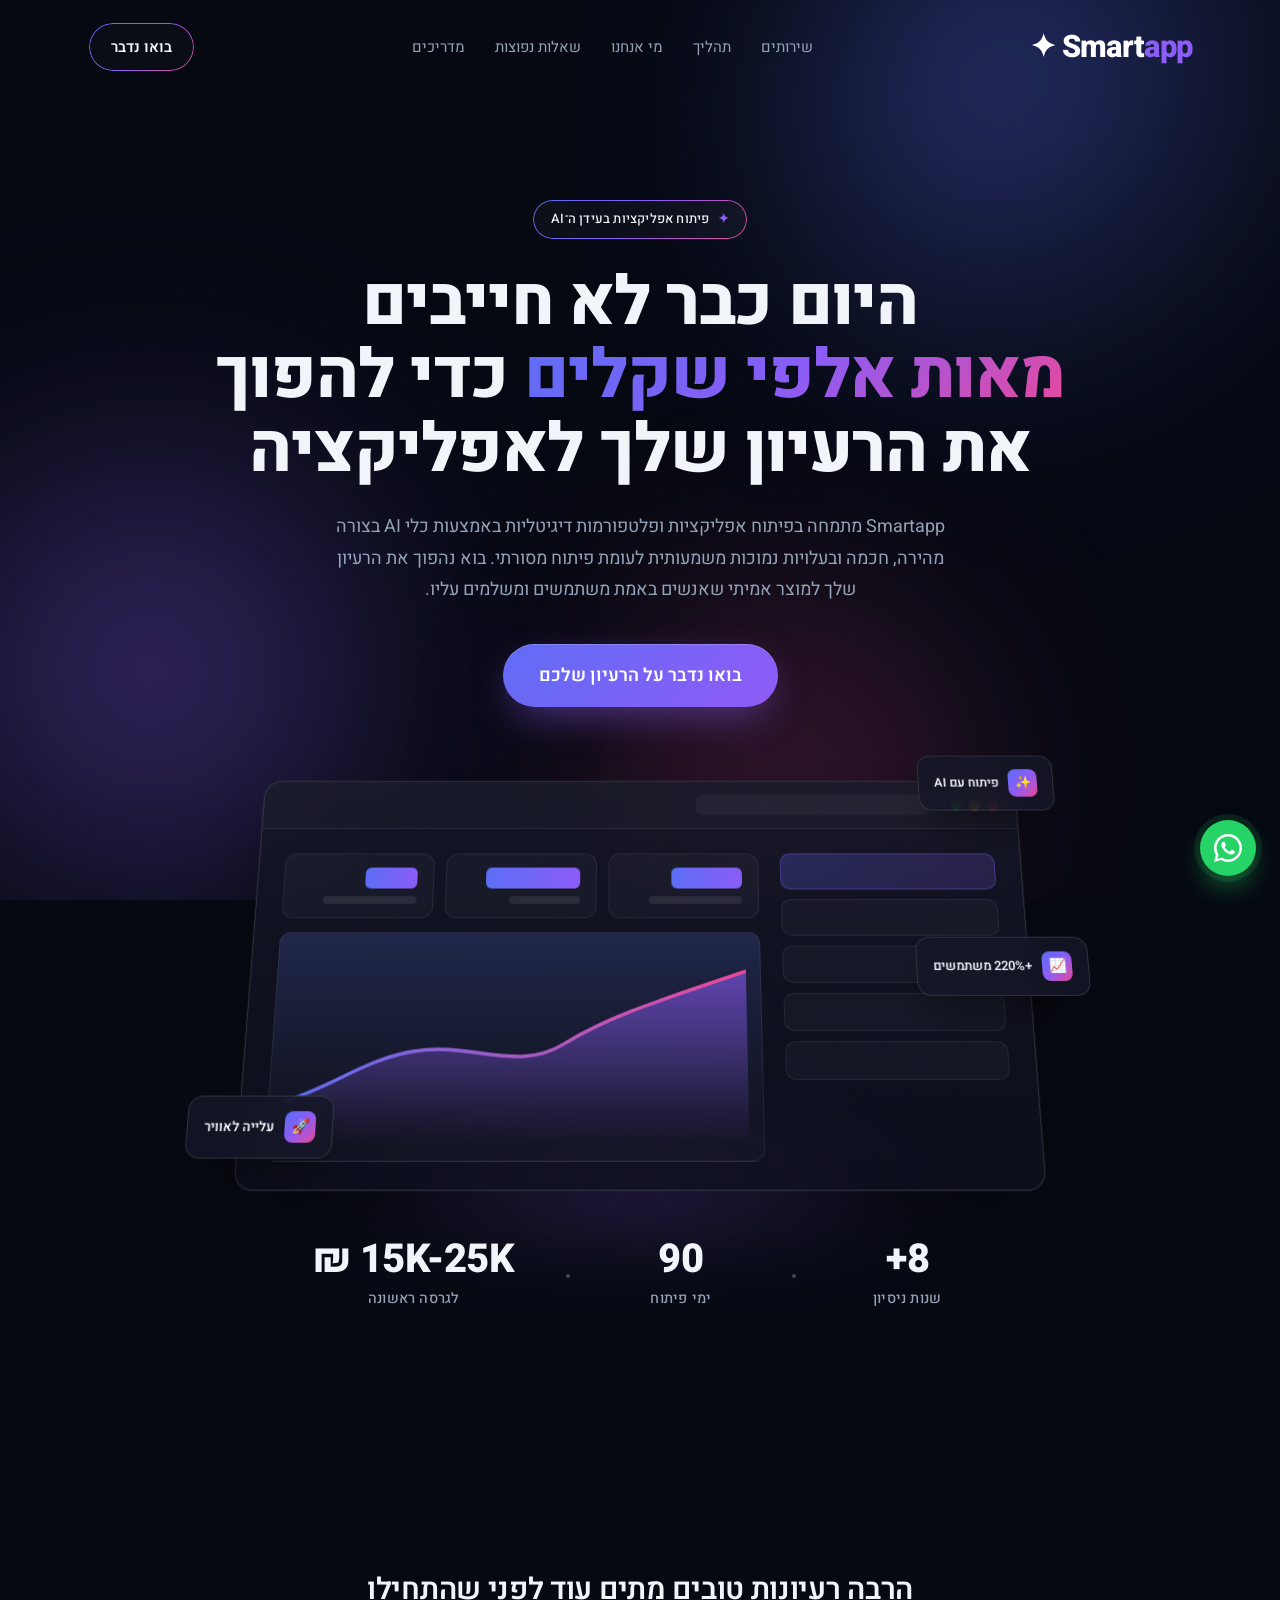
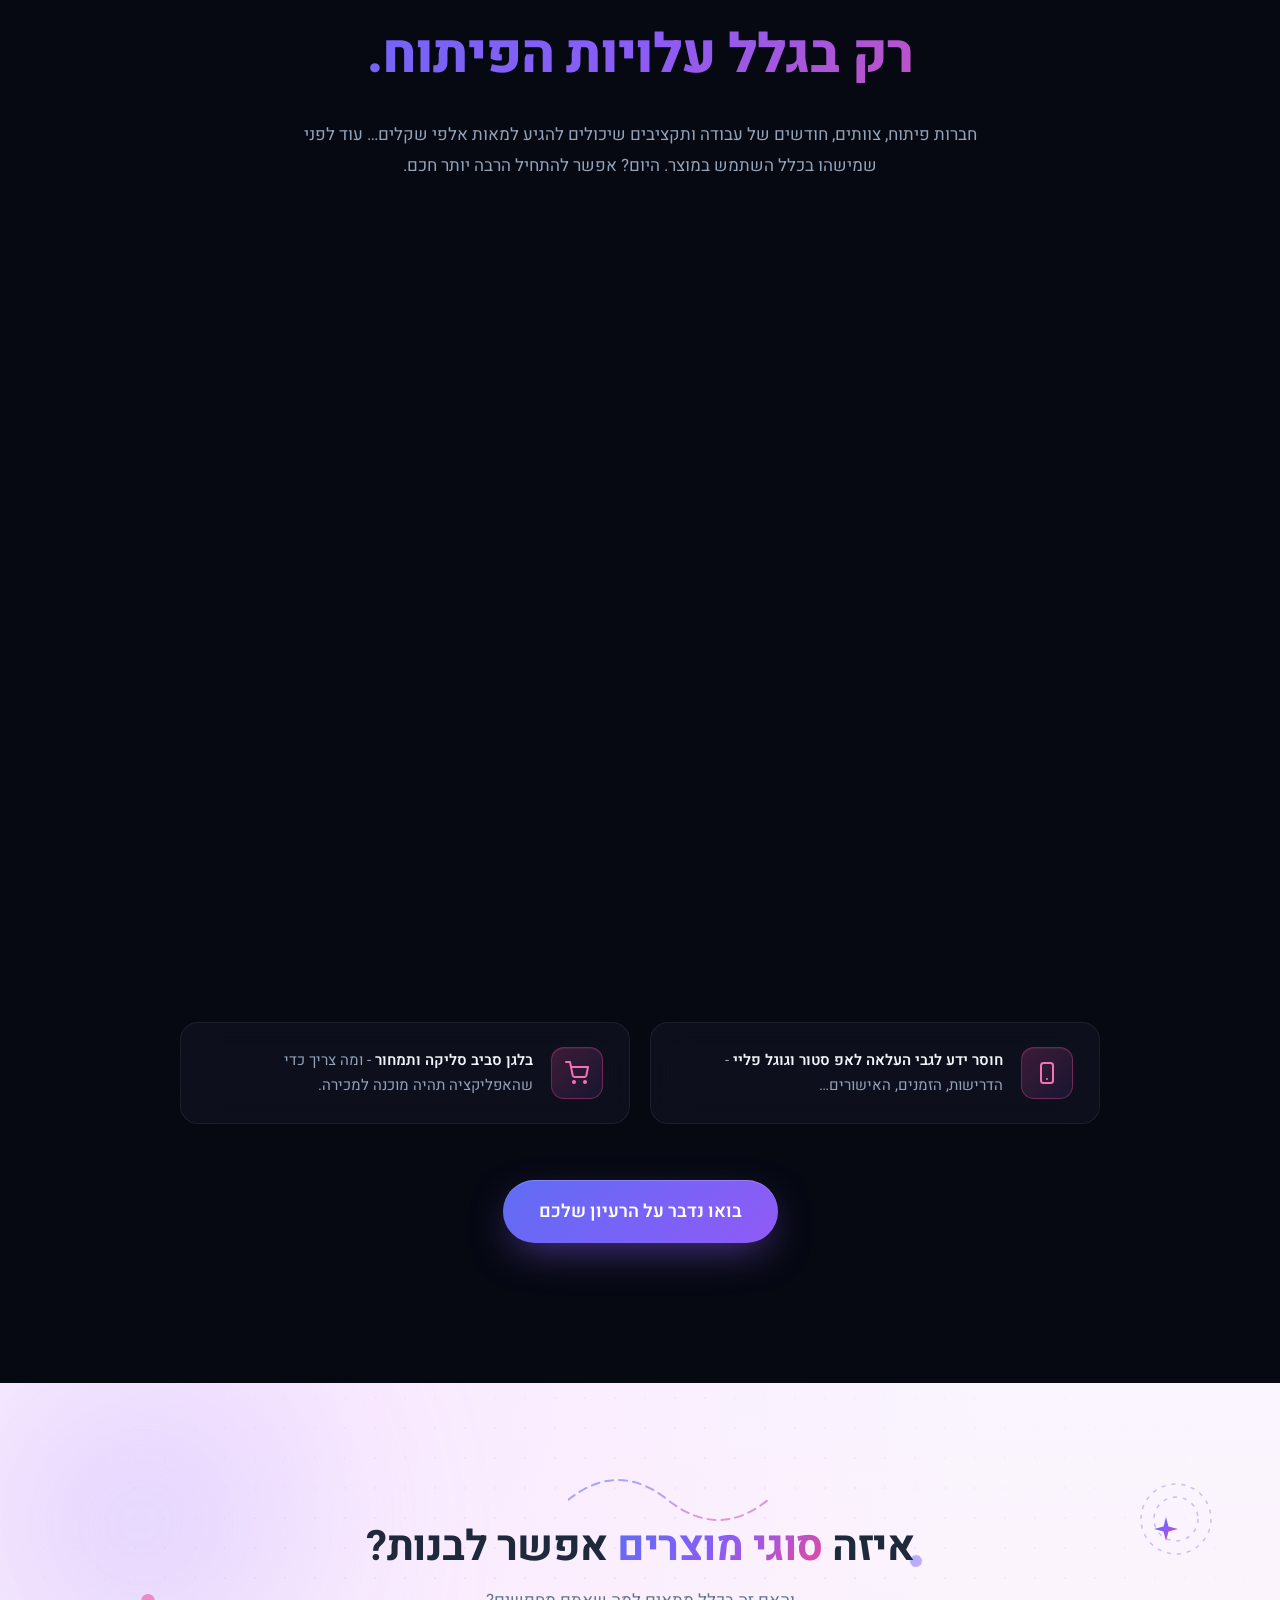
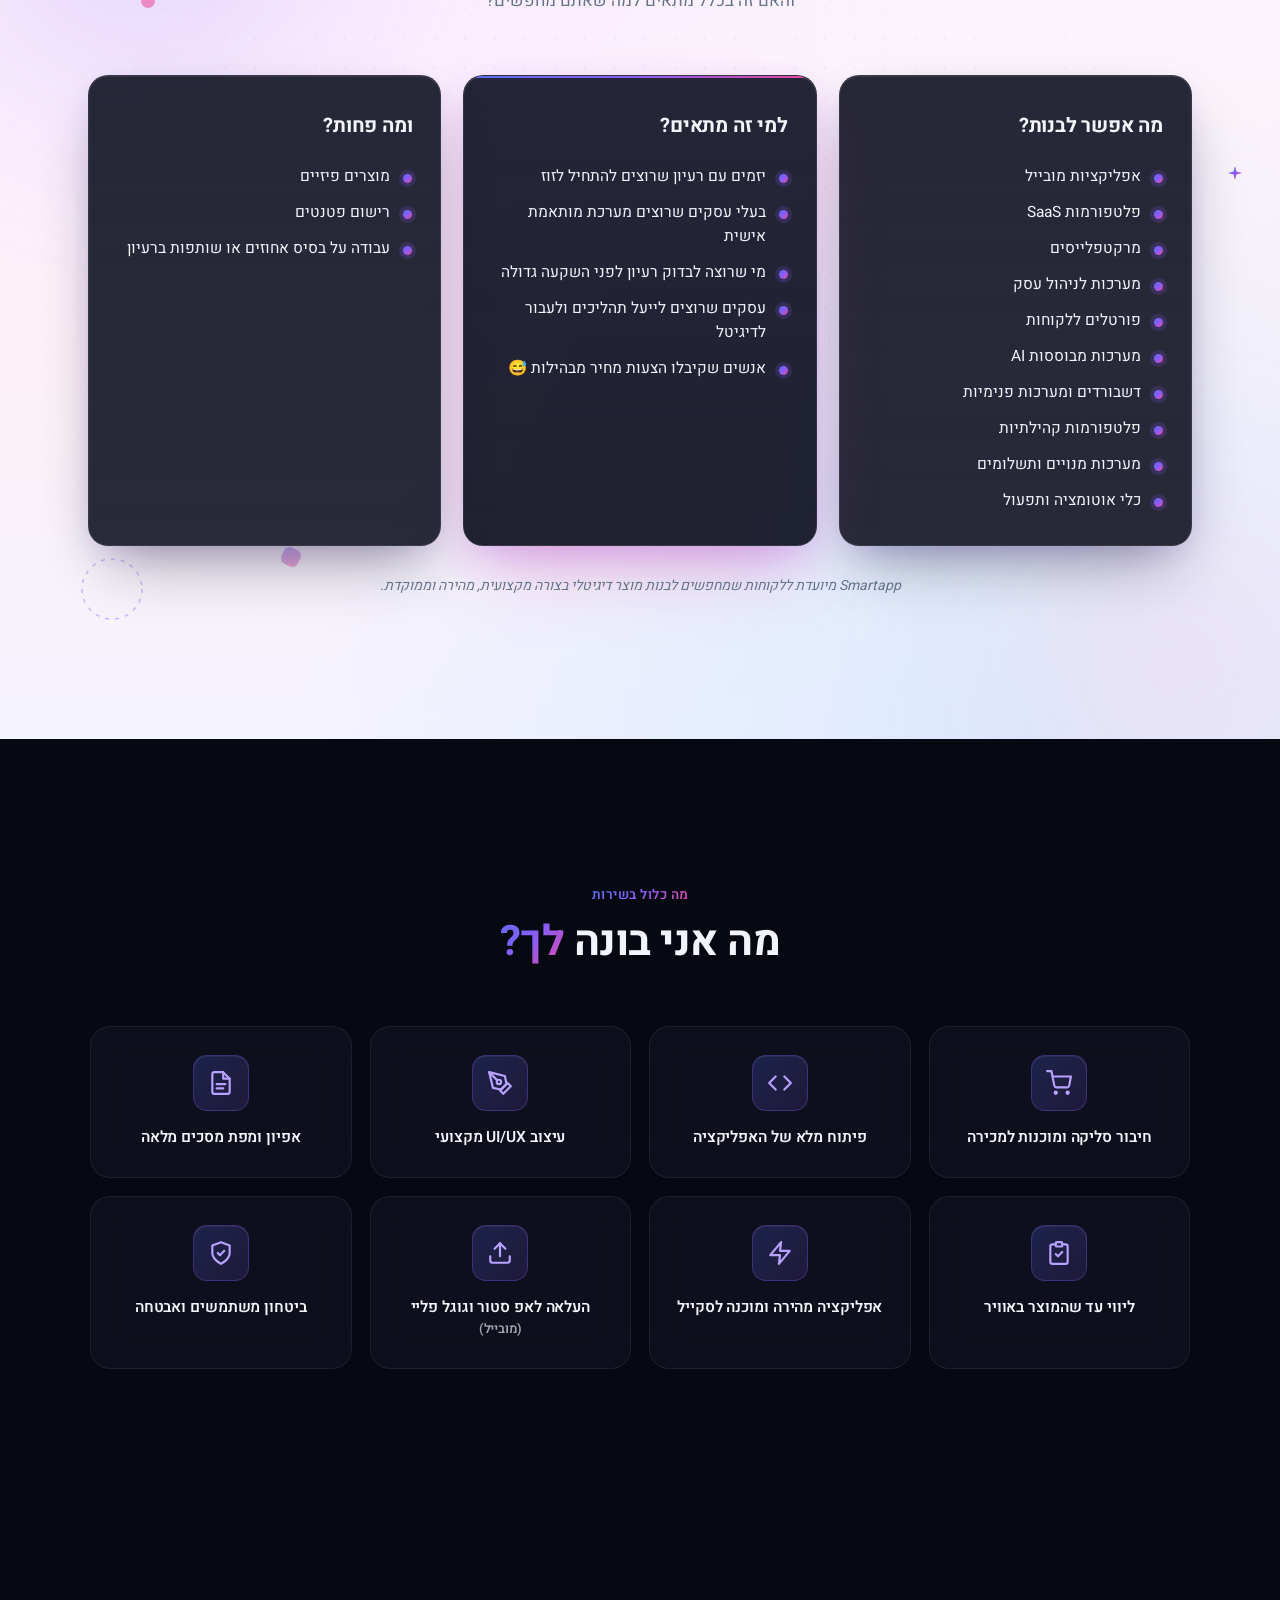
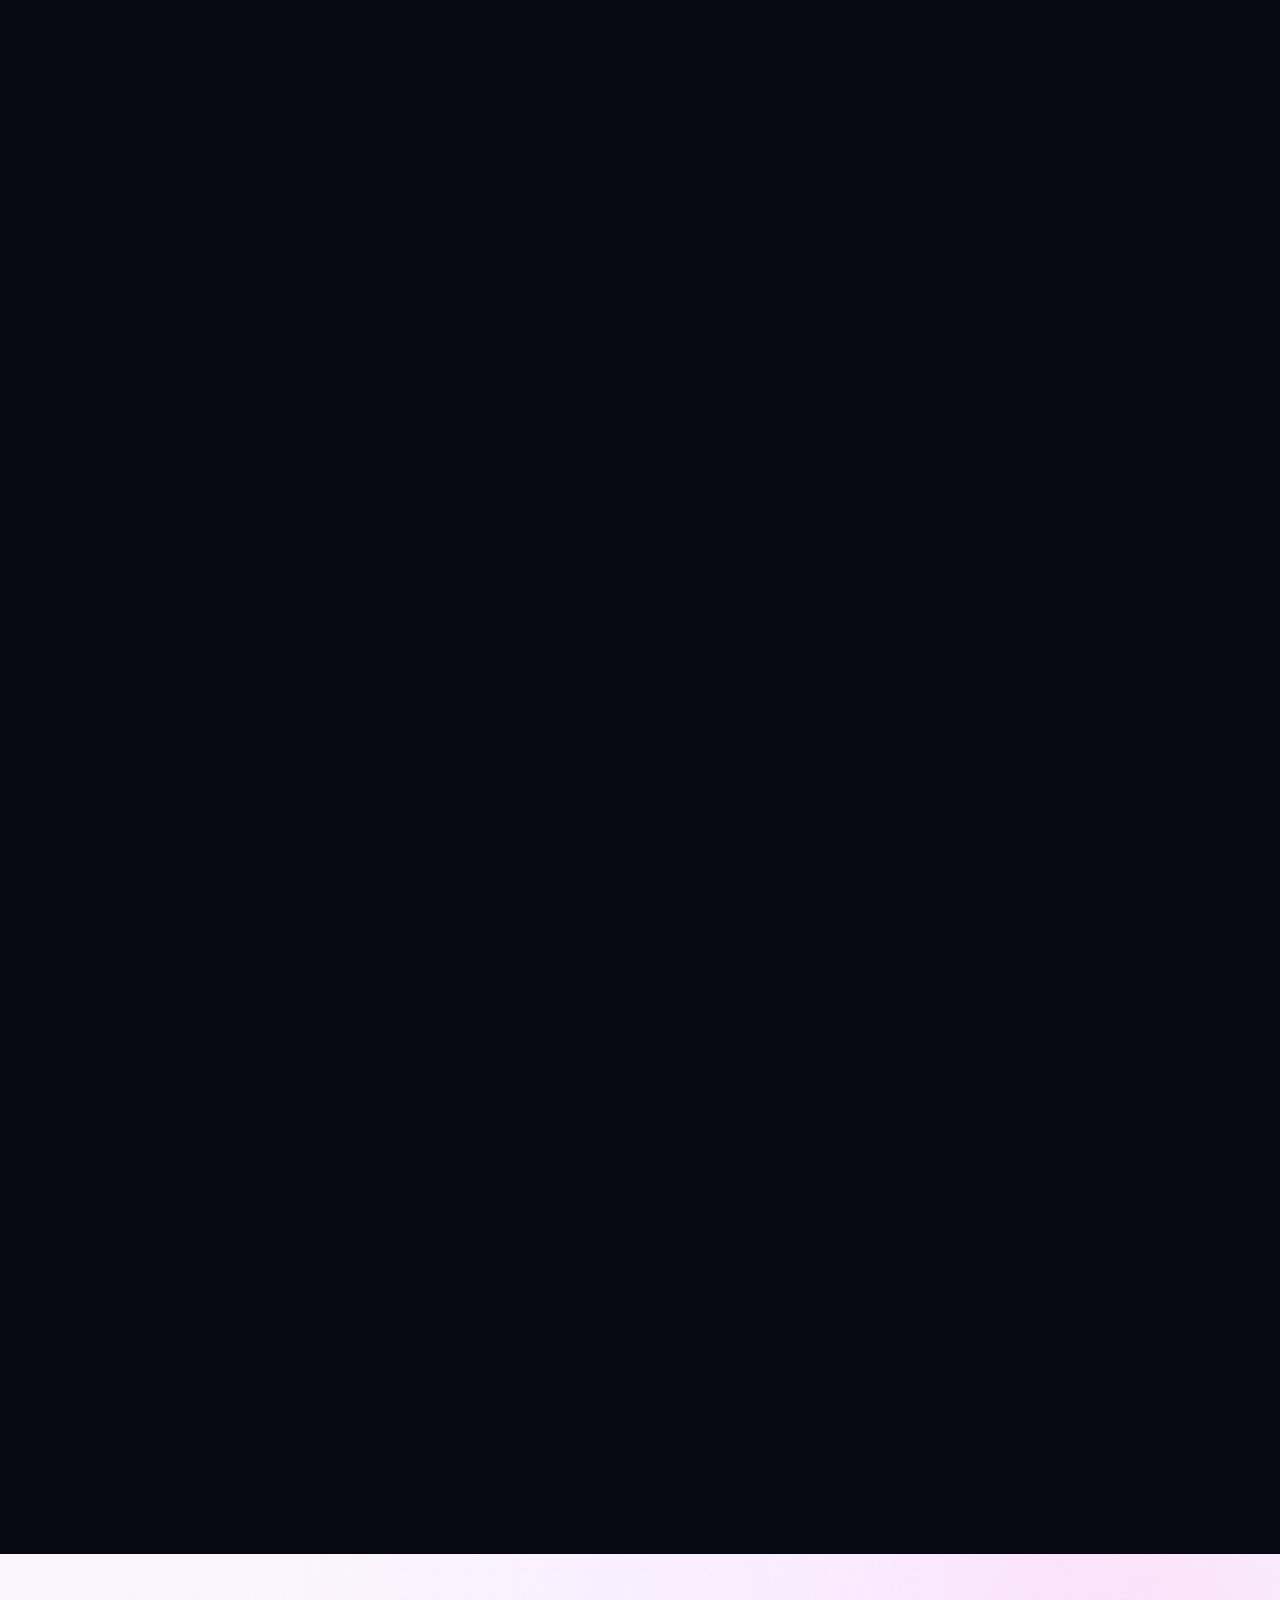
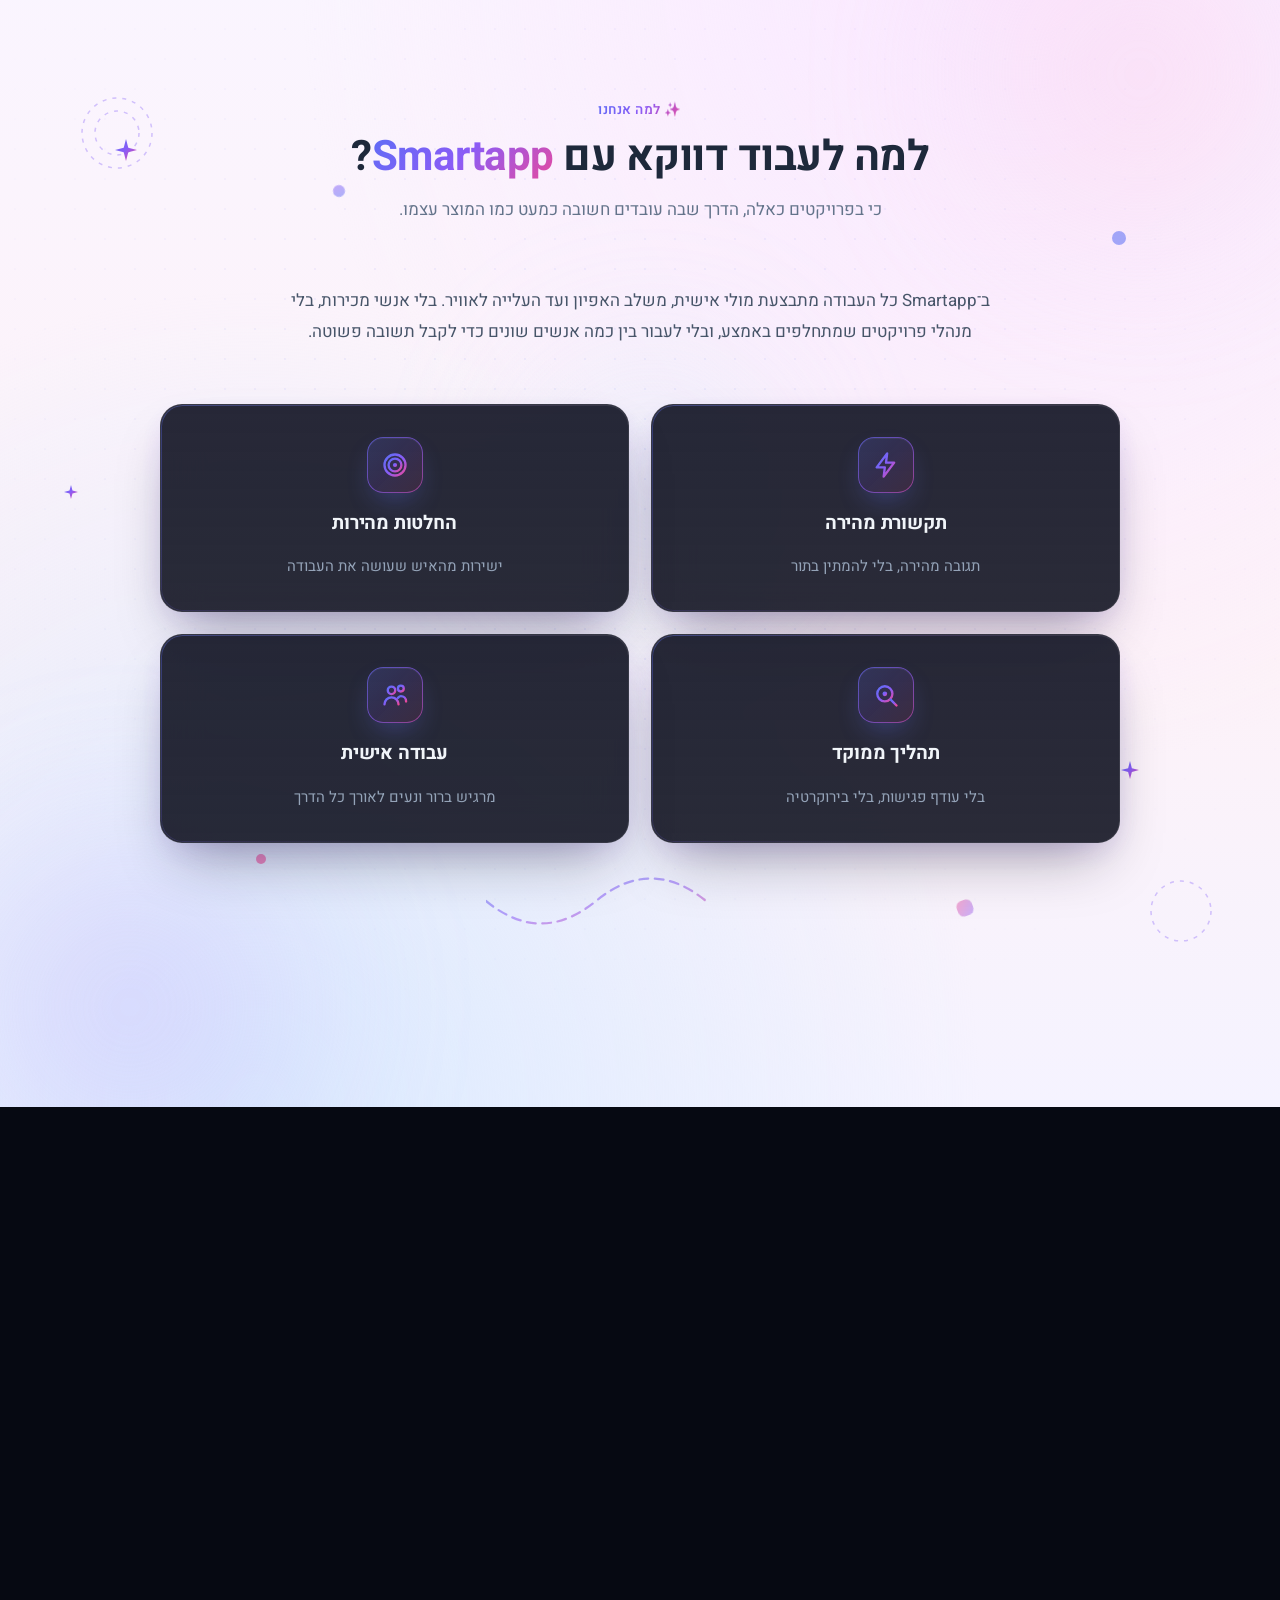
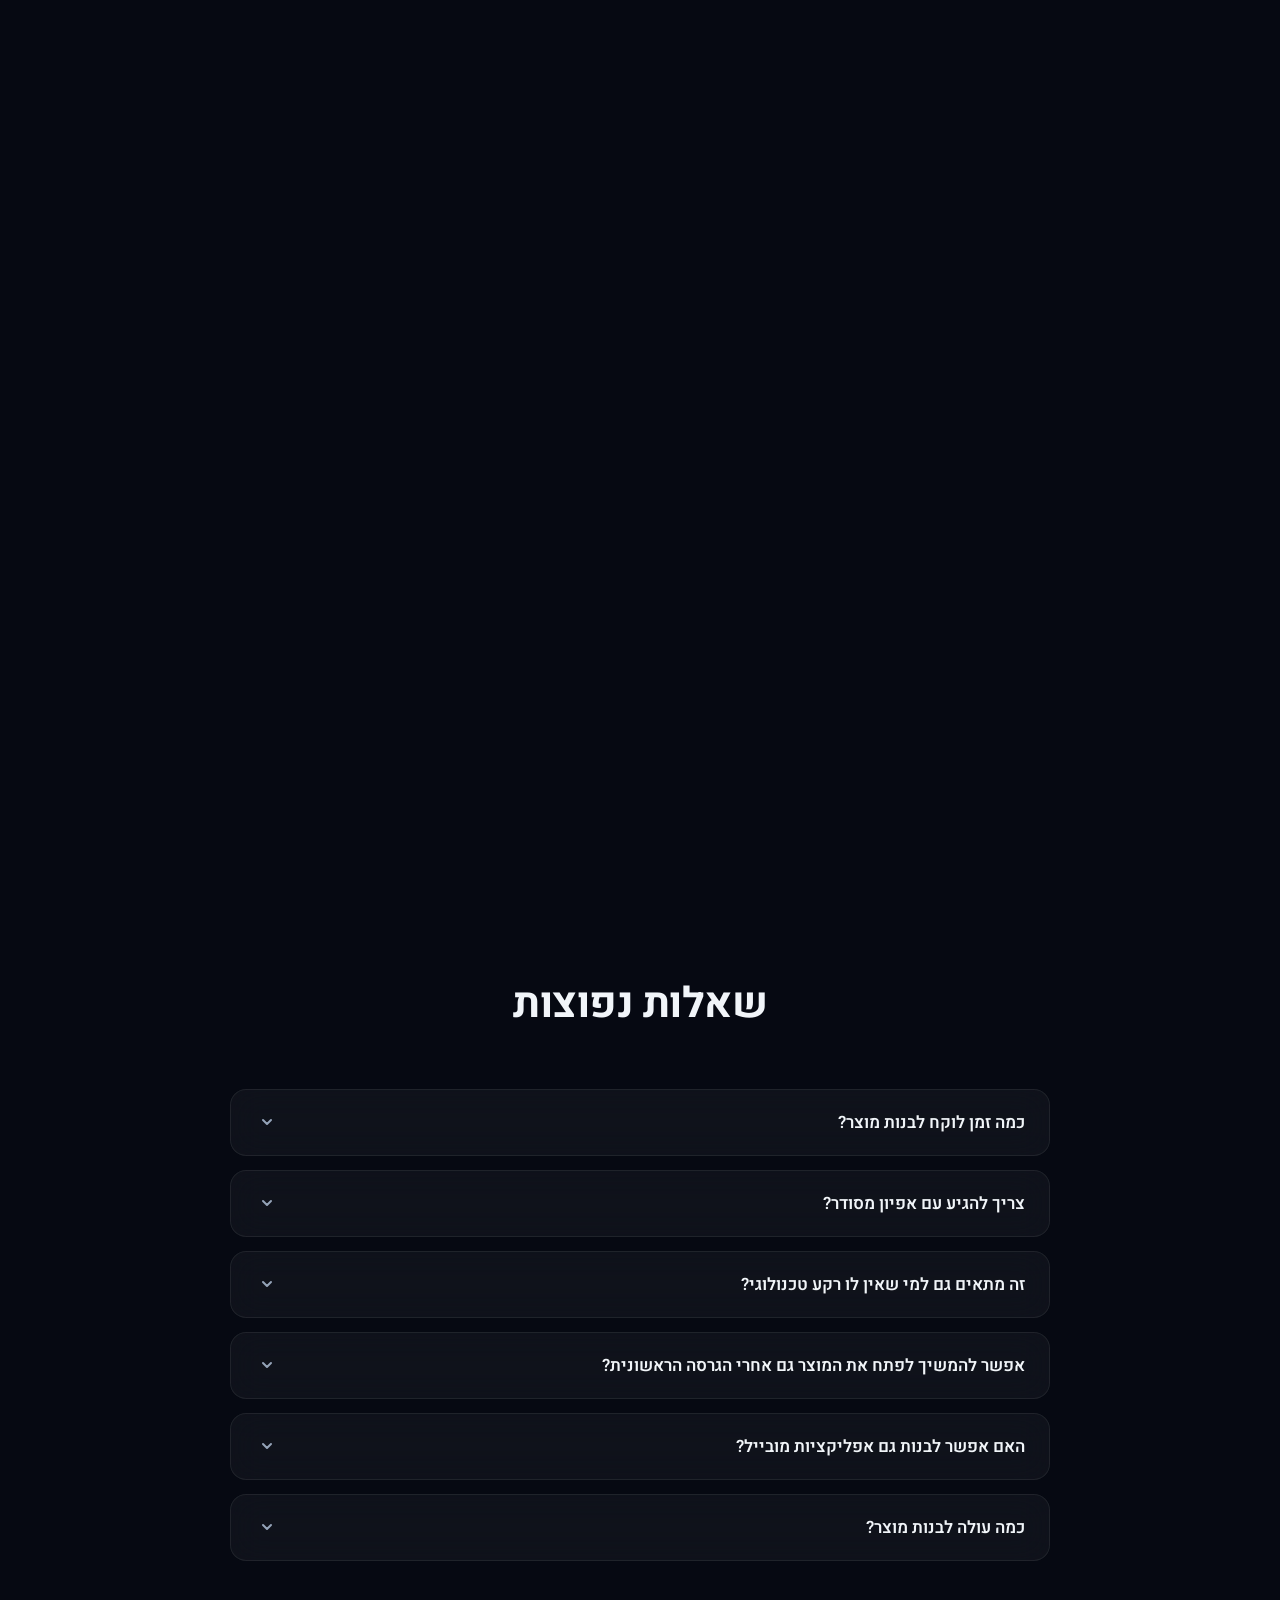
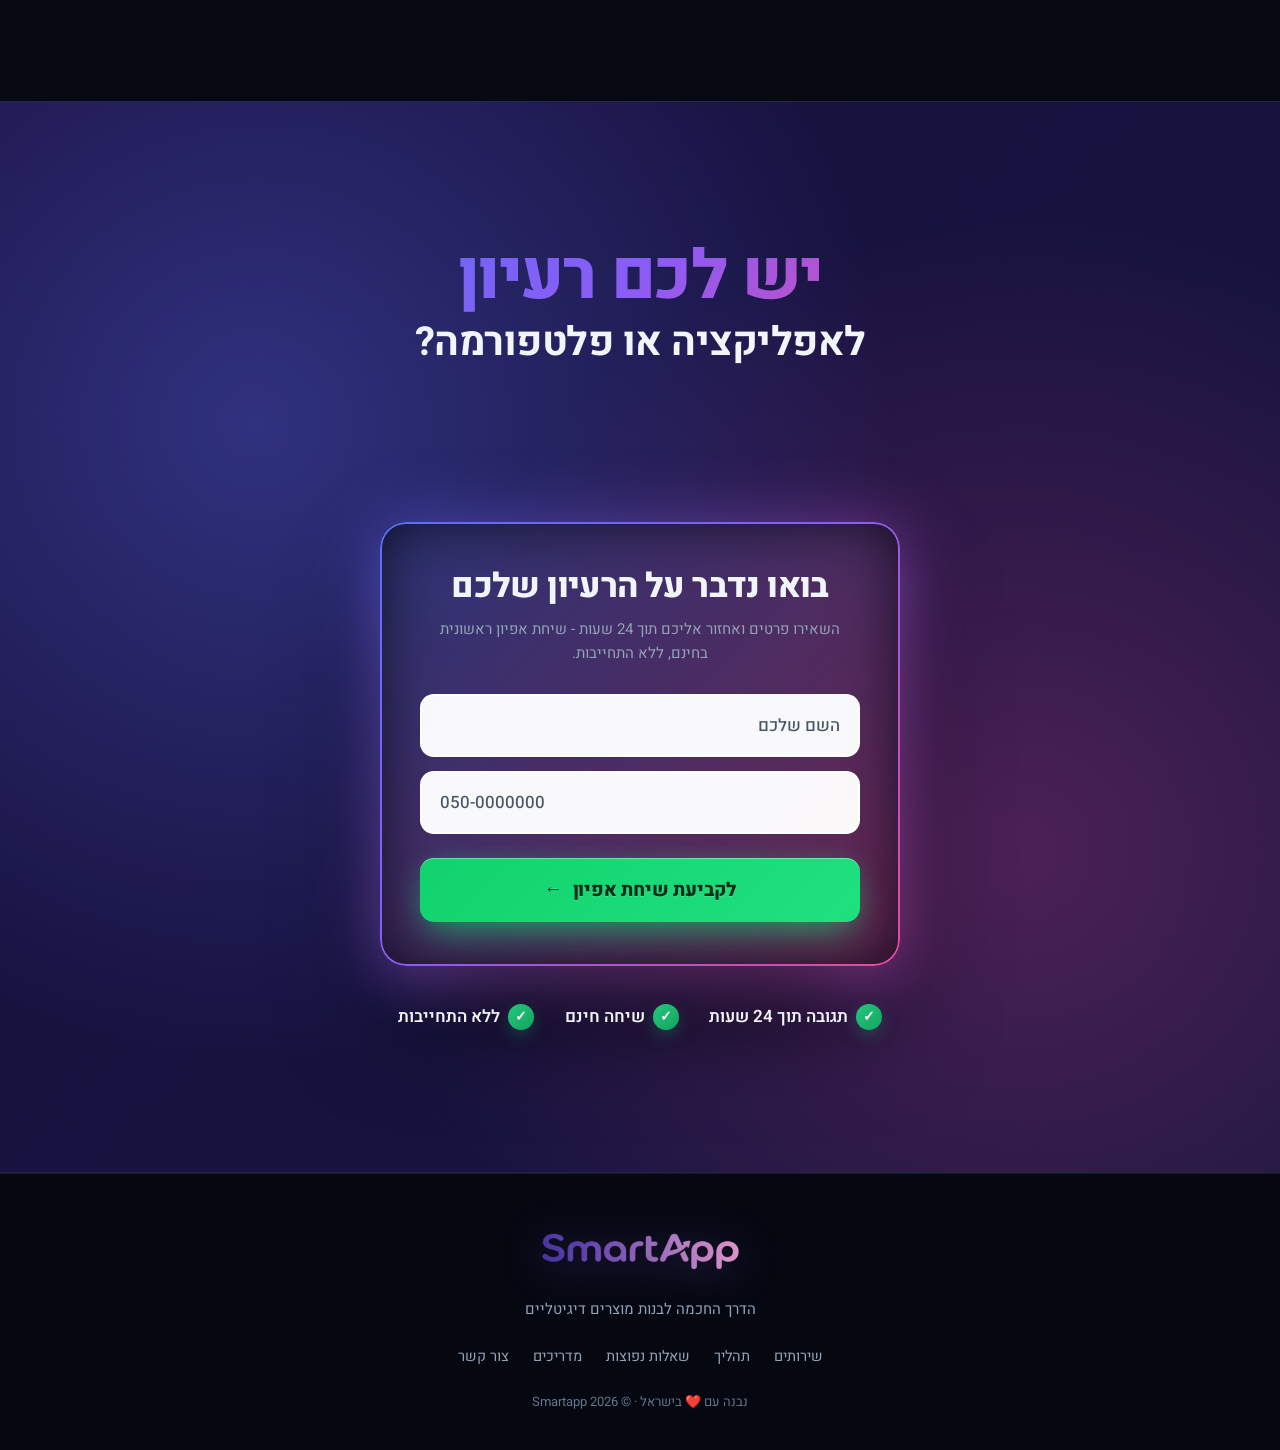
<file: index.html>
<!DOCTYPE html>
<html lang="he" dir="rtl">
<head>
  <meta charset="UTF-8" />
  <meta name="viewport" content="width=device-width, initial-scale=1.0" />
  <meta name="description" content="Smartapp - הדרך החכמה לבנות מוצרים דיגיטליים. פיתוח אפליקציות ופלטפורמות בעידן ה־AI במהירות, חכמה ובעלויות נמוכות משמעותית." />
  <meta name="theme-color" content="#060912" />
  <meta name="msvalidate.01" content="B20138361CAF88D07D389A2920156B37" />

  <meta property="og:type" content="website" />
  <meta property="og:title" content="Smartapp - פיתוח אפליקציות בעידן ה־AI" />
  <meta property="og:description" content="הופכים רעיונות למוצרים דיגיטליים אמיתיים - מהר, חכם ובעלויות נמוכות משמעותית מפיתוח מסורתי." />
  <meta property="og:locale" content="he_IL" />
  <link rel="canonical" href="https://smartapp-agency.com/" />
  <meta property="og:url" content="https://smartapp-agency.com/" />
  <meta property="og:image" content="https://smartapp-agency.com/assets/logo.png" />
  <meta property="og:site_name" content="Smartapp" />
  <link rel="alternate" type="text/plain" href="/llms.txt" title="llms.txt" />
  <script type="application/ld+json">
{
  "@context": "https://schema.org",
  "@graph": [
    {
      "@type": [
        "Organization",
        "ProfessionalService"
      ],
      "@id": "https://smartapp-agency.com/#org",
      "name": "Smartapp",
      "alternateName": [
        "סמארטאפ",
        "Smartapp Agency"
      ],
      "url": "https://smartapp-agency.com/",
      "logo": "https://smartapp-agency.com/assets/logo.png",
      "image": "https://smartapp-agency.com/assets/logo.png",
      "description": "Smartapp היא סוכנות ישראלית לפיתוח אפליקציות ופלטפורמות דיגיטליות בעזרת כלי AI. גרסה ראשונה (MVP) עולה ברוב המקרים 15,000 עד 25,000 ש״ח ונבנית תוך עד 90 ימי עבודה, כולל אפיון, עיצוב UI/UX, פיתוח, סליקה והעלאה ל־App Store ול־Google Play.",
      "slogan": "הדרך החכמה לבנות מוצרים דיגיטליים",
      "founder": {
        "@id": "https://smartapp-agency.com/#samuel"
      },
      "areaServed": {
        "@type": "Country",
        "name": "Israel"
      },
      "address": {
        "@type": "PostalAddress",
        "addressCountry": "IL"
      },
      "telephone": "+972-54-336-8543",
      "priceRange": "₪15,000 to ₪25,000 for a first version",
      "knowsLanguage": [
        "he",
        "en"
      ],
      "knowsAbout": [
        "פיתוח אפליקציות",
        "פיתוח אפליקציות עם AI",
        "פיתוח MVP",
        "אפליקציות iOS ו־Android",
        "פלטפורמות SaaS",
        "מרקטפלייסים",
        "מערכות לניהול עסק",
        "עיצוב UI/UX"
      ],
      "contactPoint": {
        "@type": "ContactPoint",
        "telephone": "+972-54-336-8543",
        "contactType": "sales",
        "availableLanguage": [
          "Hebrew",
          "English"
        ],
        "url": "https://wa.me/972543368543"
      },
      "sameAs": [
        "https://www.instagram.com/smartapp.il/",
        "https://www.linkedin.com/company/smartapp-agency/",
        "https://www.facebook.com/profile.php?id=61575343437739"
      ],
      "hasOfferCatalog": {
        "@type": "OfferCatalog",
        "name": "שירותי פיתוח",
        "itemListElement": [
          {
            "@type": "Offer",
            "itemOffered": {
              "@type": "Service",
              "name": "פיתוח אפליקציות מובייל ל־iOS ול־Android"
            }
          },
          {
            "@type": "Offer",
            "itemOffered": {
              "@type": "Service",
              "name": "פיתוח פלטפורמות SaaS ומערכות Web"
            }
          },
          {
            "@type": "Offer",
            "itemOffered": {
              "@type": "Service",
              "name": "פיתוח גרסה ראשונה (MVP) ליזמים"
            }
          },
          {
            "@type": "Offer",
            "itemOffered": {
              "@type": "Service",
              "name": "מערכות לניהול עסק ופורטלים ללקוחות"
            }
          }
        ]
      }
    },
    {
      "@type": "Person",
      "@id": "https://smartapp-agency.com/#samuel",
      "name": "סמואל דריקז",
      "alternateName": "Samuel Driquez",
      "jobTitle": "מייסד Smartapp",
      "worksFor": {
        "@id": "https://smartapp-agency.com/#org"
      },
      "url": "https://smartapp-agency.com/#about",
      "image": "https://smartapp-agency.com/assets/samuel-2026-10b.jpg"
    },
    {
      "@type": "WebSite",
      "@id": "https://smartapp-agency.com/#website",
      "url": "https://smartapp-agency.com/",
      "name": "Smartapp",
      "inLanguage": "he-IL",
      "publisher": {
        "@id": "https://smartapp-agency.com/#org"
      }
    },
    {
      "@type": "FAQPage",
      "@id": "https://smartapp-agency.com/#faq",
      "mainEntity": [
        {
          "@type": "Question",
          "name": "כמה זמן לוקח לבנות מוצר?",
          "acceptedAnswer": {
            "@type": "Answer",
            "text": "ברוב המקרים, זמן הפיתוח הוא עד 90 ימי עבודה מרגע קבלת כל התכנים והחומרים הדרושים מהלקוח. לאחר שיחת האפיון הראשונית, תקבלו הערכת זמן מסודרת בהתאם למורכבות והצרכים של הפרויקט."
          }
        },
        {
          "@type": "Question",
          "name": "צריך להגיע עם אפיון מסודר?",
          "acceptedAnswer": {
            "@type": "Answer",
            "text": "לא  גם אם יש לכם רק רעיון כללי, נעשה יחד סדר ונבין מה באמת צריך כדי להתחיל בצורה נכונה וחכמה."
          }
        },
        {
          "@type": "Question",
          "name": "זה מתאים גם למי שאין לו רקע טכנולוגי?",
          "acceptedAnswer": {
            "@type": "Answer",
            "text": "כן. המטרה היא להפוך את התהליך לפשוט, ברור ונגיש גם למי שלא מגיע מעולם הפיתוח."
          }
        },
        {
          "@type": "Question",
          "name": "אפשר להמשיך לפתח את המוצר גם אחרי הגרסה הראשונית?",
          "acceptedAnswer": {
            "@type": "Answer",
            "text": "בוודאי. ברוב המקרים מתחילים עם גרסה ראשונית ממוקדת, ולאחר מכן ממשיכים לשפר, לדייק ולהוסיף פיצ׳רים לפי שימוש אמיתי של משתמשים."
          }
        },
        {
          "@type": "Question",
          "name": "האם אפשר לבנות גם אפליקציות מובייל?",
          "acceptedAnswer": {
            "@type": "Answer",
            "text": "כן. בהתאם לצורך של הפרויקט, ניתן לבנות גם אפליקציות מובייל וגם פלטפורמות Web."
          }
        },
        {
          "@type": "Question",
          "name": "כמה עולה לבנות מוצר?",
          "acceptedAnswer": {
            "@type": "Answer",
            "text": "העלות משתנה בהתאם לסוג ומורכבות הפרויקט. ברוב המקרים, טווחי המחירים לפיתוח הגרסה הראשונית נעים בין 15,000 ל־25,000 ש״ח. המטרה היא לעלות לאוויר עם מוצר ממוקד, להתחיל להביא משתמשים ראשונים וכמובן גם לייצר הכנסות."
          }
        }
      ]
    }
  ]
}
  </script>

  <title>Smartapp - פיתוח אפליקציות בעידן ה־AI</title>

  <link rel="preconnect" href="https://fonts.googleapis.com" />
  <link rel="preconnect" href="https://fonts.gstatic.com" crossorigin />
  <link href="https://fonts.googleapis.com/css2?family=Heebo:wght@300;400;600;700;800&display=swap" rel="stylesheet" />

  <style>
    /* ===========================================
       RESET & ROOT
       =========================================== */
    *, *::before, *::after {
      box-sizing: border-box;
      margin: 0;
      padding: 0;
    }

    :root {
      --bg: #060912;
      --bg-card: rgba(255, 255, 255, 0.04);
      --bg-card-strong: rgba(255, 255, 255, 0.06);
      --accent-1: #5B6EF5;
      --accent-2: #8B5CF6;
      --accent-3: #EC4899;
      --gradient: linear-gradient(135deg, #5B6EF5, #8B5CF6, #EC4899);
      --gradient-soft: linear-gradient(135deg, rgba(91,110,245,0.18), rgba(139,92,246,0.18), rgba(236,72,153,0.18));
      --text-primary: #F1F5F9;
      --text-muted: #94A3B8;
      --text-dim: #64748B;
      --border: rgba(255, 255, 255, 0.07);
      --border-strong: rgba(255, 255, 255, 0.12);
      --glow: rgba(91, 110, 245, 0.15);
      --radius-card: 20px;
      --radius-pill: 100px;
      --max-w: 1200px;
      --container-pad: clamp(20px, 5vw, 48px);
    }

    html {
      scroll-behavior: smooth;
      -webkit-text-size-adjust: 100%;
    }

    body {
      font-family: "Heebo", -apple-system, BlinkMacSystemFont, "Segoe UI", sans-serif;
      background-color: var(--bg);
      color: var(--text-primary);
      font-size: 17px;
      font-weight: 400;
      line-height: 1.75;
      overflow-x: hidden;
      min-height: 100vh;
      -webkit-font-smoothing: antialiased;
      -moz-osx-font-smoothing: grayscale;
    }

    img { max-width: 100%; display: block; }
    button { font-family: inherit; cursor: pointer; border: 0; background: none; color: inherit; }
    input, textarea { font-family: inherit; }
    a { color: inherit; text-decoration: none; }

    ::selection { background: rgba(139, 92, 246, 0.35); color: #fff; }

    /* ===========================================
       BACKGROUND ORBS + GRID
       =========================================== */
    .bg-stage {
      position: fixed;
      inset: 0;
      z-index: 0;
      pointer-events: none;
      overflow: hidden;
    }
    .orb {
      position: absolute;
      border-radius: 50%;
      filter: blur(120px);
      opacity: 0.55;
      will-change: transform;
    }
    .orb-1 {
      width: 560px; height: 560px;
      background: radial-gradient(circle at 30% 30%, #5B6EF5, transparent 65%);
      top: -120px; right: -80px;
      animation: drift1 25s ease-in-out infinite alternate;
    }
    .orb-2 {
      width: 620px; height: 620px;
      background: radial-gradient(circle at 50% 50%, #8B5CF6, transparent 65%);
      top: 40%; left: -160px;
      animation: drift2 28s ease-in-out infinite alternate;
    }
    .orb-3 {
      width: 480px; height: 480px;
      background: radial-gradient(circle at 50% 50%, #EC4899, transparent 65%);
      bottom: -120px; right: 20%;
      animation: drift3 32s ease-in-out infinite alternate;
      opacity: 0.45;
    }
    @keyframes drift1 {
      0%   { transform: translate3d(0,0,0) scale(1); }
      100% { transform: translate3d(-80px, 80px, 0) scale(1.15); }
    }
    @keyframes drift2 {
      0%   { transform: translate3d(0,0,0) scale(1); }
      100% { transform: translate3d(120px, -60px, 0) scale(1.1); }
    }
    @keyframes drift3 {
      0%   { transform: translate3d(0,0,0) scale(1); }
      100% { transform: translate3d(-60px, -100px, 0) scale(1.2); }
    }

    /* Subtle noise/grid layer */
    .bg-stage::after {
      content: "";
      position: absolute;
      inset: 0;
      background-image:
        radial-gradient(rgba(255,255,255,0.05) 1px, transparent 1px);
      background-size: 28px 28px;
      mask-image: radial-gradient(ellipse 80% 60% at 50% 30%, #000 30%, transparent 80%);
      -webkit-mask-image: radial-gradient(ellipse 80% 60% at 50% 30%, #000 30%, transparent 80%);
      opacity: 0.45;
    }

    /* ===========================================
       LAYOUT PRIMITIVES
       =========================================== */
    .container {
      max-width: var(--max-w);
      margin: 0 auto;
      padding: 0 var(--container-pad);
      position: relative;
      z-index: 1;
    }

    section {
      position: relative;
      z-index: 1;
      padding: clamp(72px, 11vw, 140px) 0;
    }

    /* ===========================================
       REVEAL ANIMATIONS
       =========================================== */
    .reveal {
      opacity: 0;
      transform: translateY(28px);
      transition: opacity 0.9s cubic-bezier(.2,.7,.2,1), transform 0.9s cubic-bezier(.2,.7,.2,1);
    }
    .reveal.in {
      opacity: 1;
      transform: translateY(0);
    }
    .reveal.delay-1 { transition-delay: 0.08s; }
    .reveal.delay-2 { transition-delay: 0.16s; }
    .reveal.delay-3 { transition-delay: 0.24s; }
    .reveal.delay-4 { transition-delay: 0.32s; }
    .reveal.delay-5 { transition-delay: 0.40s; }
    .reveal.delay-6 { transition-delay: 0.48s; }

    /* ===========================================
       NAVBAR
       =========================================== */
    .nav {
      position: fixed;
      top: 0;
      inset-inline: 0;
      z-index: 100;
      transition: background 0.3s ease, backdrop-filter 0.3s ease, border-color 0.3s ease, padding 0.3s ease;
      padding: 22px 0;
      border-bottom: 1px solid transparent;
    }
    .nav.scrolled {
      background: rgba(6, 9, 18, 0.65);
      backdrop-filter: blur(20px);
      -webkit-backdrop-filter: blur(20px);
      border-bottom: 1px solid var(--border);
      padding: 16px 0;
    }
    .nav-inner {
      display: flex;
      align-items: center;
      justify-content: space-between;
      gap: 24px;
    }
    .logo {
      display: inline-flex;
      align-items: center;
      gap: 10px;
      font-weight: 800;
      font-size: 20px;
      letter-spacing: -0.3px;
      color: var(--text-primary);
    }
    .logo-img {
      display: block;
      height: 36px;
      width: auto;
      filter: drop-shadow(0 6px 20px rgba(139, 92, 246, 0.35));
      transition: transform 0.25s ease;
    }
    .logo:hover .logo-img { transform: scale(1.04); }
    .nav.scrolled .logo-img { height: 32px; }
    .footer-logo .logo-img { height: 44px; }
    .logo-text {
      direction: ltr;
      unicode-bidi: isolate;
      font-size: 31px;
      font-weight: 800;
      letter-spacing: -1px;
      line-height: 1;
      color: #ffffff;
      white-space: nowrap;
      transition: font-size 0.3s ease, transform 0.25s ease;
    }
    .logo-text-accent { color: #8B5CF6; }
    .logo:hover .logo-text { transform: scale(1.04); }
    .nav.scrolled .logo-text { font-size: 28px; }
    .nav-links {
      display: flex;
      align-items: center;
      gap: 30px;
      list-style: none;
      font-size: 15px;
      color: var(--text-muted);
    }
    .nav-links a {
      transition: color 0.2s ease;
      position: relative;
    }
    .nav-links a:hover { color: var(--text-primary); }

    .nav-cta {
      position: relative;
      display: inline-flex;
      align-items: center;
      justify-content: center;
      padding: 11px 22px;
      border-radius: var(--radius-pill);
      font-weight: 600;
      font-size: 15px;
      color: var(--text-primary);
      background: rgba(255,255,255,0.02);
      background-clip: padding-box;
      border: 1px solid transparent;
      transition: transform 0.25s ease, box-shadow 0.25s ease;
      isolation: isolate;
    }
    .nav-cta::before {
      content: "";
      position: absolute;
      inset: 0;
      border-radius: inherit;
      padding: 1px;
      background: var(--gradient);
      -webkit-mask: linear-gradient(#000 0 0) content-box, linear-gradient(#000 0 0);
              mask: linear-gradient(#000 0 0) content-box, linear-gradient(#000 0 0);
      -webkit-mask-composite: xor;
              mask-composite: exclude;
      pointer-events: none;
      z-index: -1;
    }
    .nav-cta::after {
      content: "";
      position: absolute;
      inset: 0;
      border-radius: inherit;
      background: var(--gradient);
      opacity: 0;
      transition: opacity 0.3s ease;
      z-index: -1;
    }
    .nav-cta:hover { transform: translateY(-1px); box-shadow: 0 12px 28px -10px rgba(139,92,246,0.45); }
    .nav-cta:hover::after { opacity: 1; }

    .nav-toggle { display: none; }

    @media (max-width: 880px) {
      .nav-links { display: none; }
    }

    /* ===========================================
       BUTTONS
       =========================================== */
    .btn {
      display: inline-flex;
      align-items: center;
      justify-content: center;
      gap: 10px;
      font-weight: 600;
      border-radius: var(--radius-pill);
      cursor: pointer;
      transition: transform 0.25s ease, box-shadow 0.25s ease, background-position 0.6s ease;
      white-space: nowrap;
    }
    .btn-primary {
      padding: 16px 36px;
      font-size: 18px;
      color: #fff;
      background: linear-gradient(135deg, #5B6EF5 0%, #8B5CF6 50%, #EC4899 100%);
      background-size: 200% 200%;
      background-position: 0% 50%;
      box-shadow: 0 14px 40px -10px rgba(139, 92, 246, 0.55), inset 0 1px 0 rgba(255,255,255,0.2);
    }
    .btn-primary:hover {
      background-position: 100% 50%;
      transform: translateY(-2px);
      box-shadow: 0 22px 50px -12px rgba(139, 92, 246, 0.7), inset 0 1px 0 rgba(255,255,255,0.25);
    }
    .btn-primary:active { transform: translateY(0); }

    .btn-md { padding: 13px 28px; font-size: 16px; }

    /* ===========================================
       HERO
       =========================================== */
    .hero {
      padding-top: clamp(140px, 18vw, 200px);
      padding-bottom: clamp(80px, 12vw, 120px);
      text-align: center;
      position: relative;
    }
    .eyebrow {
      display: inline-flex;
      align-items: center;
      gap: 8px;
      padding: 8px 18px;
      border-radius: var(--radius-pill);
      font-size: 13px;
      font-weight: 500;
      color: var(--text-primary);
      position: relative;
      background: rgba(255, 255, 255, 0.03);
      isolation: isolate;
      letter-spacing: 0.2px;
      margin-bottom: 28px;
    }
    .eyebrow::before {
      content: "";
      position: absolute;
      inset: 0;
      border-radius: inherit;
      padding: 1px;
      background: var(--gradient);
      -webkit-mask: linear-gradient(#000 0 0) content-box, linear-gradient(#000 0 0);
              mask: linear-gradient(#000 0 0) content-box, linear-gradient(#000 0 0);
      -webkit-mask-composite: xor;
              mask-composite: exclude;
      pointer-events: none;
      z-index: -1;
    }
    .eyebrow .star {
      background: var(--gradient);
      -webkit-background-clip: text;
      background-clip: text;
      color: transparent;
      font-weight: 700;
    }

    h1.hero-title {
      font-size: clamp(40px, 7.2vw, 68px);
      font-weight: 800;
      line-height: 1.08;
      letter-spacing: -1px;
      max-width: 900px;
      margin: 0 auto 24px;
    }
    .hero-title .grad {
      background: var(--gradient);
      -webkit-background-clip: text;
      background-clip: text;
      color: transparent;
      white-space: nowrap;
    }

    .hero-sub {
      max-width: 640px;
      margin: 0 auto 38px;
      color: var(--text-muted);
      font-size: clamp(15px, 1.6vw, 18px);
      line-height: 1.75;
    }

    .hero-cta-row {
      display: flex;
      justify-content: center;
      flex-wrap: wrap;
      gap: 14px;
      margin-bottom: 64px;
    }

    /* Hero visual - app mockup */
    .hero-visual-wrap {
      position: relative;
      max-width: 780px;
      margin: 0 auto;
      perspective: 1400px;
    }
    .hero-visual {
      position: relative;
      transform: perspective(1400px) rotateX(8deg);
      transform-style: preserve-3d;
    }
    .hero-visual::before {
      /* Underglow */
      content: "";
      position: absolute;
      left: 10%;
      right: 10%;
      bottom: -40px;
      height: 120px;
      background: radial-gradient(ellipse at center, rgba(139, 92, 246, 0.55), transparent 70%);
      filter: blur(40px);
      z-index: -1;
    }
    .app-window {
      background: linear-gradient(180deg, rgba(20, 22, 38, 0.85), rgba(12, 14, 28, 0.85));
      border: 1px solid var(--border-strong);
      border-radius: 18px;
      overflow: hidden;
      box-shadow:
        0 30px 80px -20px rgba(0,0,0,0.6),
        0 0 0 1px rgba(255,255,255,0.04);
      backdrop-filter: blur(20px);
    }
    .app-bar {
      display: flex;
      align-items: center;
      gap: 8px;
      padding: 14px 18px;
      border-bottom: 1px solid var(--border);
      background: rgba(255,255,255,0.02);
    }
    .app-dot {
      width: 11px; height: 11px; border-radius: 50%;
    }
    .app-dot.r { background: #ff5f57; }
    .app-dot.y { background: #febc2e; }
    .app-dot.g { background: #28c840; }
    .app-url {
      margin-inline-start: 16px;
      flex: 1;
      height: 22px;
      border-radius: 6px;
      background: rgba(255,255,255,0.04);
      max-width: 240px;
    }

    .app-body {
      padding: 26px;
      display: grid;
      grid-template-columns: 220px 1fr;
      gap: 22px;
      min-height: 360px;
    }
    .app-sidebar {
      display: flex;
      flex-direction: column;
      gap: 10px;
    }
    .side-row {
      height: 38px;
      border-radius: 10px;
      background: rgba(255,255,255,0.03);
      border: 1px solid var(--border);
    }
    .side-row.active {
      background: linear-gradient(135deg, rgba(91,110,245,0.25), rgba(139,92,246,0.18));
      border-color: rgba(139, 92, 246, 0.35);
    }
    .app-main {
      display: flex;
      flex-direction: column;
      gap: 14px;
    }
    .stat-row {
      display: grid;
      grid-template-columns: repeat(3, 1fr);
      gap: 12px;
    }
    .stat-card {
      padding: 14px 16px;
      border-radius: 12px;
      background: rgba(255,255,255,0.03);
      border: 1px solid var(--border);
    }
    .stat-card .v {
      display: block;
      height: 22px;
      width: 60%;
      border-radius: 6px;
      background: linear-gradient(90deg, #5B6EF5, #8B5CF6);
      margin-bottom: 8px;
    }
    .stat-card .l {
      display: block;
      height: 8px;
      width: 80%;
      border-radius: 4px;
      background: rgba(255,255,255,0.08);
    }
    .chart {
      flex: 1;
      min-height: 140px;
      border-radius: 12px;
      background:
        linear-gradient(180deg, rgba(91,110,245,0.18), transparent 80%),
        rgba(255,255,255,0.02);
      border: 1px solid var(--border);
      padding: 14px;
      position: relative;
      overflow: hidden;
    }
    .chart svg {
      width: 100%; height: 100%;
    }

    /* Orbiting floating cards */
    .float-card {
      position: absolute;
      background: rgba(20, 22, 38, 0.85);
      border: 1px solid var(--border-strong);
      backdrop-filter: blur(14px);
      border-radius: 14px;
      padding: 14px 16px;
      box-shadow: 0 20px 40px -12px rgba(0,0,0,0.55);
      display: flex;
      align-items: center;
      gap: 10px;
      font-size: 13px;
      font-weight: 600;
      color: var(--text-primary);
      will-change: transform;
    }
    .float-card .fc-icon {
      width: 30px; height: 30px;
      border-radius: 8px;
      background: var(--gradient);
      display: inline-flex;
      align-items: center;
      justify-content: center;
      font-size: 14px;
      color: #fff;
    }
    .fc-1 {
      top: -28px;
      inset-inline-start: -40px;
      animation: float1 6s ease-in-out infinite;
    }
    .fc-2 {
      bottom: 30px;
      inset-inline-end: -50px;
      animation: float2 7s ease-in-out infinite;
    }
    .fc-3 {
      top: 40%;
      inset-inline-start: -60px;
      animation: float3 8s ease-in-out infinite;
    }
    @keyframes float1 { 0%,100% { transform: translateY(0) rotate(-2deg); } 50% { transform: translateY(-14px) rotate(-2deg); } }
    @keyframes float2 { 0%,100% { transform: translateY(0) rotate(2deg); } 50% { transform: translateY(-12px) rotate(2deg); } }
    @keyframes float3 { 0%,100% { transform: translateY(0) rotate(-1deg); } 50% { transform: translateY(-10px) rotate(-1deg); } }

    @media (max-width: 720px) {
      .app-body { grid-template-columns: 1fr; }
      .app-sidebar { flex-direction: row; flex-wrap: wrap; }
      .side-row { flex: 1 1 30%; min-width: 80px; }
      .fc-1 { inset-inline-start: -10px; top: -20px; }
      .fc-2 { inset-inline-end: -10px; bottom: 20px; }
      .fc-3 { display: none; }
    }

    .hero-stats {
      margin-top: 56px;
      display: flex;
      justify-content: center;
      align-items: center;
      gap: clamp(20px, 4vw, 56px);
      flex-wrap: wrap;
    }
    .hero-stat {
      text-align: center;
      display: flex;
      flex-direction: column;
      align-items: center;
      gap: 6px;
      min-width: 120px;
    }
    .hero-stat .num {
      font-size: clamp(28px, 4vw, 40px);
      font-weight: 800;
      line-height: 1;
      letter-spacing: -0.5px;
      color: var(--text-primary);
    }
    .hero-stat .label {
      font-size: 14.5px;
      color: var(--text-muted);
      font-weight: 500;
      letter-spacing: 0.2px;
    }
    .hero-stats .sep {
      width: 4px;
      height: 4px;
      border-radius: 50%;
      background: var(--text-dim);
      opacity: 0.6;
    }
    @media (max-width: 620px) {
      .hero-stats .sep { display: none; }
    }

    /* ===========================================
       GENERIC SECTION HEADER
       =========================================== */
    .section-head {
      text-align: center;
      max-width: 760px;
      margin: 0 auto 60px;
    }
    .section-head h2 {
      font-size: clamp(30px, 4.6vw, 42px);
      font-weight: 700;
      line-height: 1.15;
      letter-spacing: -0.5px;
      color: var(--text-primary);
      margin-bottom: 14px;
    }
    .section-head .sub {
      color: var(--text-muted);
      font-size: clamp(15px, 1.4vw, 17px);
    }
    .accent-text {
      background: var(--gradient);
      -webkit-background-clip: text;
      background-clip: text;
      color: transparent;
    }

    /* ===========================================
       PROBLEM SECTION
       =========================================== */
    .problem-body {
      max-width: 720px;
      margin: 0 auto;
      text-align: center;
      color: var(--text-muted);
      font-size: 17px;
      line-height: 1.85;
    }

    .highlight-card {
      max-width: 820px;
      margin: 56px auto 0;
      padding: 36px 38px;
      border-radius: var(--radius-card);
      background: rgba(20, 22, 38, 0.5);
      position: relative;
      backdrop-filter: blur(20px);
      box-shadow: 0 30px 80px -30px rgba(91,110,245,0.35);
      isolation: isolate;
    }
    .highlight-card::before {
      content: "";
      position: absolute;
      inset: 0;
      border-radius: inherit;
      padding: 1.5px;
      background: var(--gradient);
      -webkit-mask: linear-gradient(#000 0 0) content-box, linear-gradient(#000 0 0);
              mask: linear-gradient(#000 0 0) content-box, linear-gradient(#000 0 0);
      -webkit-mask-composite: xor;
              mask-composite: exclude;
      pointer-events: none;
      z-index: -1;
    }
    .highlight-card p {
      color: var(--text-primary);
      font-size: 17px;
      line-height: 1.85;
    }
    .highlight-card p + p { margin-top: 14px; }

    /* ===========================================
       CARDS / SERVICES (3 columns)
       =========================================== */
    .cards-3 {
      display: grid;
      grid-template-columns: repeat(3, 1fr);
      gap: 22px;
    }
    @media (max-width: 980px) { .cards-3 { grid-template-columns: 1fr; } }

    .card {
      background: var(--bg-card);
      backdrop-filter: blur(16px);
      border: 1px solid var(--border);
      border-radius: var(--radius-card);
      padding: 32px 28px;
      transition: transform 0.3s ease, box-shadow 0.3s ease, border-color 0.3s ease, background 0.3s ease;
      position: relative;
      overflow: hidden;
    }
    .card:hover {
      transform: translateY(-5px);
      box-shadow: 0 30px 60px -25px rgba(91, 110, 245, 0.45);
      border-color: var(--border-strong);
      background: var(--bg-card-strong);
    }
    .card h3 {
      font-size: 20px;
      font-weight: 700;
      color: var(--text-primary);
      margin-bottom: 22px;
      letter-spacing: -0.2px;
    }
    .card.accent-top {
      position: relative;
    }
    .card.accent-top::after {
      content: "";
      position: absolute;
      top: 0; left: 0; right: 0;
      height: 2px;
      background: var(--gradient);
    }
    .card.muted h3 { color: var(--text-muted); }
    .card.muted ul li { color: var(--text-muted); }
    .card.muted ul li::before { background: var(--text-dim); }

    .card ul {
      list-style: none;
      display: flex;
      flex-direction: column;
      gap: 12px;
    }
    .card ul li {
      position: relative;
      padding-inline-start: 22px;
      font-size: 15.5px;
      color: var(--text-primary);
      line-height: 1.55;
    }
    .card ul li::before {
      content: "";
      position: absolute;
      inset-inline-start: 0;
      top: 9px;
      width: 9px; height: 9px;
      border-radius: 50%;
      background: var(--gradient);
      box-shadow: 0 0 0 3px rgba(139,92,246,0.12);
    }

    .services-note {
      max-width: 760px;
      margin: 28px auto 0;
      text-align: center;
      font-size: 14px;
      font-style: italic;
      color: var(--text-dim);
    }

    /* ===========================================
       PROCESS (steps)
       =========================================== */
    .steps {
      display: grid;
      grid-template-columns: repeat(4, 1fr);
      gap: 22px;
      position: relative;
    }
    @media (max-width: 1080px) {
      .steps { grid-template-columns: repeat(2, 1fr); }
    }
    @media (max-width: 620px) {
      .steps { grid-template-columns: 1fr; }
    }
    .step {
      background: var(--bg-card);
      border: 1px solid var(--border);
      backdrop-filter: blur(16px);
      border-radius: var(--radius-card);
      padding: 32px 26px;
      position: relative;
      transition: transform 0.3s ease, box-shadow 0.3s ease, border-color 0.3s ease;
    }
    .step:hover {
      transform: translateY(-5px);
      box-shadow: 0 30px 60px -25px rgba(91, 110, 245, 0.4);
      border-color: var(--border-strong);
    }
    .step-num {
      font-size: 56px;
      font-weight: 800;
      line-height: 1;
      background: var(--gradient);
      -webkit-background-clip: text;
      background-clip: text;
      color: transparent;
      letter-spacing: -2px;
      margin-bottom: 18px;
      display: inline-block;
      animation: pulse 3.5s ease-in-out infinite;
    }
    @keyframes pulse {
      0%, 100% { transform: scale(1); filter: drop-shadow(0 0 0px rgba(139,92,246,0)); }
      50%      { transform: scale(1.04); filter: drop-shadow(0 0 12px rgba(139,92,246,0.35)); }
    }
    .step h3 {
      font-size: 19px;
      font-weight: 700;
      margin-bottom: 12px;
      color: var(--text-primary);
      letter-spacing: -0.2px;
    }
    .step p {
      font-size: 15px;
      color: var(--text-muted);
      line-height: 1.7;
    }

    .center-cta {
      text-align: center;
      margin-top: 56px;
    }

    /* ===========================================
       ABOUT
       =========================================== */
    .about-grid {
      display: grid;
      grid-template-columns: 260px 1fr;
      gap: 56px;
      align-items: start;
    }
    @media (max-width: 820px) {
      .about-grid { grid-template-columns: 1fr; gap: 36px; text-align: center; }
      .about-photo { margin: 0 auto; }
    }
    .about-photo {
      position: relative;
      width: 220px;
      height: 220px;
      border-radius: 50%;
      padding: 3px;
      background: var(--gradient);
      box-shadow: 0 25px 60px -20px rgba(91, 110, 245, 0.55);
    }
    .about-photo-inner {
      width: 100%; height: 100%;
      border-radius: 50%;
      background: #0f1226;
      display: flex;
      align-items: center;
      justify-content: center;
      overflow: hidden;
      position: relative;
    }
    .about-photo-inner::before {
      content: "ס.ד";
      position: absolute;
      inset: 0;
      display: flex;
      align-items: center;
      justify-content: center;
      font-size: 56px;
      font-weight: 800;
      background: var(--gradient);
      -webkit-background-clip: text;
      background-clip: text;
      color: transparent;
      letter-spacing: -1px;
    }
    .about-photo img {
      position: relative;
      z-index: 1;
      width: 100%;
      height: 100%;
      border-radius: 50%;
      object-fit: cover;
      object-position: 50% 40%;
    }
    .about-photo img:not([src]),
    .about-photo img[src=""] {
      display: none;
    }

    .about-text h2 {
      font-size: clamp(28px, 3.6vw, 38px);
      font-weight: 700;
      letter-spacing: -0.4px;
      margin-bottom: 8px;
    }
    .about-name {
      font-size: clamp(22px, 2.4vw, 26px);
      font-weight: 700;
      margin: 18px 0 14px;
    }
    .about-text p {
      color: var(--text-muted);
      font-size: 16px;
      line-height: 1.85;
    }
    .about-text p + p { margin-top: 14px; }

    .quote-card {
      margin-top: 28px;
      padding: 22px 26px;
      border-radius: 14px;
      background: rgba(255, 255, 255, 0.03);
      border: 1px solid var(--border);
      border-inline-start: 3px solid;
      border-image: var(--gradient) 1;
      color: var(--text-primary);
      font-size: 16px;
      line-height: 1.8;
    }
    /* Fallback for border-image edge with inset start */
    .quote-card {
      position: relative;
      border-inline-start: 0;
    }
    .quote-card::before {
      content: "";
      position: absolute;
      inset-inline-start: 0;
      top: 14px;
      bottom: 14px;
      width: 3px;
      background: var(--gradient);
      border-radius: 4px;
    }

    /* ===========================================
       SERVICES - LIGHT THEME (stands out)
       =========================================== */
    #services {
      background:
        radial-gradient(ellipse at 20% 0%, #FAE8FF 0%, transparent 50%),
        radial-gradient(ellipse at 80% 100%, #DBEAFE 0%, transparent 50%),
        linear-gradient(180deg, #FAF5FF 0%, #FDF2F8 60%, #F5F3FF 100%);
      position: relative;
      overflow: hidden;
      color: #1E293B;
    }

    /* Pastel floating orbs */
    .services-decor {
      position: absolute;
      inset: 0;
      pointer-events: none;
      overflow: hidden;
      z-index: 0;
    }
    .services-decor .p-orb {
      position: absolute;
      border-radius: 50%;
      filter: blur(80px);
      opacity: 0.55;
      will-change: transform;
    }
    .services-decor .p-orb-1 {
      width: 520px; height: 520px;
      background: radial-gradient(circle, #C4B5FD, transparent 65%);
      top: -120px; inset-inline-end: -120px;
      animation: pOrbA 22s ease-in-out infinite alternate;
    }
    .services-decor .p-orb-2 {
      width: 460px; height: 460px;
      background: radial-gradient(circle, #FBCFE8, transparent 65%);
      bottom: -160px; inset-inline-start: -120px;
      animation: pOrbB 26s ease-in-out infinite alternate;
    }
    .services-decor .p-orb-3 {
      width: 380px; height: 380px;
      background: radial-gradient(circle, #BAE6FD, transparent 65%);
      top: 38%; left: 40%;
      animation: pOrbC 30s ease-in-out infinite alternate;
      opacity: 0.45;
    }
    @keyframes pOrbA {
      from { transform: translate3d(0,0,0) scale(1); }
      to { transform: translate3d(-50px, 60px, 0) scale(1.15); }
    }
    @keyframes pOrbB {
      from { transform: translate3d(0,0,0) scale(1); }
      to { transform: translate3d(70px, -50px, 0) scale(1.1); }
    }
    @keyframes pOrbC {
      from { transform: translate3d(0,0,0) scale(1); }
      to { transform: translate3d(-40px, -60px, 0) scale(1.2); }
    }

    /* Subtle dot pattern overlay */
    .services-decor::after {
      content: "";
      position: absolute;
      inset: 0;
      background-image: radial-gradient(rgba(91, 110, 245, 0.18) 1.5px, transparent 1.5px);
      background-size: 30px 30px;
      mask-image: radial-gradient(ellipse 80% 70% at 50% 40%, #000 30%, transparent 80%);
      -webkit-mask-image: radial-gradient(ellipse 80% 70% at 50% 40%, #000 30%, transparent 80%);
      opacity: 0.45;
    }

    /* Decorative SVG shapes (rotating) */
    .services-shape {
      position: absolute;
      pointer-events: none;
      z-index: 0;
      opacity: 0.55;
    }
    .services-shape.shape-tl {
      top: 10%;
      inset-inline-start: 5%;
      width: 80px; height: 80px;
      animation: shapeRot 30s linear infinite;
    }
    .services-shape.shape-br {
      bottom: 12%;
      inset-inline-end: 6%;
      width: 70px; height: 70px;
      animation: shapeRot 36s linear infinite reverse;
    }
    .services-shape circle {
      fill: none;
      stroke: #A78BFA;
      stroke-width: 1.5;
      stroke-dasharray: 4 6;
    }
    @keyframes shapeRot {
      from { transform: rotate(0deg); }
      to { transform: rotate(360deg); }
    }

    /* Inverted section head text colors */
    #services .section-head { position: relative; z-index: 1; }
    #services .section-head h2 { color: #1E293B; }
    #services .section-head .sub { color: #64748B; }
    #services .cards-3 { position: relative; z-index: 1; }
    #services .services-note { position: relative; z-index: 1; color: #64748B; }

    /* Dark glass cards on light section */
    #services .card {
      background: linear-gradient(180deg, rgba(20, 22, 38, 0.92), rgba(12, 14, 28, 0.88));
      backdrop-filter: blur(20px);
      -webkit-backdrop-filter: blur(20px);
      border: 1px solid rgba(255, 255, 255, 0.08);
      box-shadow:
        0 30px 60px -20px rgba(20, 22, 38, 0.45),
        0 10px 30px -10px rgba(139, 92, 246, 0.25),
        inset 0 1px 0 rgba(255, 255, 255, 0.08);
      color: var(--text-primary);
    }
    #services .card:hover {
      transform: translateY(-6px);
      background: linear-gradient(180deg, rgba(24, 26, 44, 0.95), rgba(14, 16, 32, 0.92));
      border-color: rgba(255, 255, 255, 0.16);
      box-shadow:
        0 40px 80px -22px rgba(20, 22, 38, 0.55),
        0 15px 40px -10px rgba(139, 92, 246, 0.45),
        inset 0 1px 0 rgba(255, 255, 255, 0.12);
    }
    #services .card h3 { color: var(--text-primary); }
    #services .card ul li { color: var(--text-primary); }
    #services .card ul li::before {
      background: var(--gradient);
      box-shadow: 0 0 0 4px rgba(139, 92, 246, 0.18);
    }

    /* Accent-top card (middle) - emphasize with stronger glow */
    #services .card.accent-top {
      background: linear-gradient(180deg, rgba(24, 26, 44, 0.95), rgba(14, 16, 32, 0.92));
      box-shadow:
        0 35px 70px -20px rgba(236, 72, 153, 0.35),
        0 15px 40px -10px rgba(139, 92, 246, 0.4),
        inset 0 1px 0 rgba(255, 255, 255, 0.1);
    }

    /* Muted card - matched to default cards in this section */
    #services .card.muted {
      background: linear-gradient(180deg, rgba(20, 22, 38, 0.92), rgba(12, 14, 28, 0.88));
    }
    #services .card.muted h3 { color: var(--text-primary); }
    #services .card.muted ul li { color: var(--text-primary); }
    #services .card.muted ul li::before {
      background: var(--gradient);
      box-shadow: 0 0 0 4px rgba(139, 92, 246, 0.18);
    }

    /* ===========================================
       CHALLENGES SECTION (Section 1)
       =========================================== */
    .challenges-grid {
      display: grid;
      grid-template-columns: repeat(2, 1fr);
      gap: 20px;
      max-width: 920px;
      margin: 0 auto;
    }
    @media (max-width: 720px) { .challenges-grid { grid-template-columns: 1fr; } }

    .challenge-card {
      display: flex;
      align-items: center;
      gap: 18px;
      padding: 24px 26px;
      border-radius: 18px;
      background: rgba(20, 22, 38, 0.5);
      border: 1px solid var(--border);
      backdrop-filter: blur(16px);
      transition: transform 0.3s ease, border-color 0.3s ease, box-shadow 0.3s ease;
      position: relative;
      overflow: hidden;
      isolation: isolate;
    }
    .challenge-card::before {
      content: "";
      position: absolute;
      top: 0;
      inset-inline-end: 0;
      width: 140px;
      height: 140px;
      border-radius: 50%;
      background: radial-gradient(circle, rgba(236, 72, 153, 0.18), transparent 65%);
      filter: blur(20px);
      opacity: 0;
      transition: opacity 0.4s ease;
      pointer-events: none;
      z-index: -1;
    }
    .challenge-card:hover {
      transform: translateY(-4px);
      border-color: rgba(236, 72, 153, 0.35);
      box-shadow: 0 25px 50px -22px rgba(236, 72, 153, 0.4);
    }
    .challenge-card:hover::before { opacity: 1; }

    .challenge-card .ch-icon {
      flex-shrink: 0;
      width: 52px;
      height: 52px;
      border-radius: 13px;
      background: linear-gradient(135deg, rgba(236, 72, 153, 0.22), rgba(139, 92, 246, 0.1));
      border: 1px solid rgba(236, 72, 153, 0.35);
      display: inline-flex;
      align-items: center;
      justify-content: center;
      color: #F472B6;
      box-shadow: inset 0 1px 0 rgba(255,255,255,0.06);
    }
    .challenge-card .ch-icon svg {
      width: 24px;
      height: 24px;
    }
    .challenge-card p {
      color: var(--text-muted);
      font-size: 15px;
      line-height: 1.65;
    }
    .challenge-card p strong {
      color: var(--text-primary);
      font-weight: 600;
    }

    /* ===========================================
       INCLUDED SERVICES (Section 2)
       =========================================== */
    .included-grid {
      display: grid;
      grid-template-columns: repeat(4, 1fr);
      gap: 18px;
      max-width: 1100px;
      margin: 0 auto;
    }
    @media (max-width: 980px) { .included-grid { grid-template-columns: repeat(2, 1fr); } }
    @media (max-width: 540px) { .included-grid { grid-template-columns: 1fr; } }

    .included-card {
      padding: 28px 22px;
      border-radius: 20px;
      background: rgba(20, 22, 38, 0.5);
      border: 1px solid var(--border);
      backdrop-filter: blur(16px);
      text-align: center;
      display: flex;
      flex-direction: column;
      align-items: center;
      gap: 16px;
      transition: transform 0.3s ease, border-color 0.3s ease, box-shadow 0.3s ease;
      position: relative;
      overflow: hidden;
    }
    .included-card::before {
      content: "";
      position: absolute;
      top: -50%;
      left: 50%;
      transform: translateX(-50%);
      width: 200px;
      height: 200px;
      border-radius: 50%;
      background: radial-gradient(circle, rgba(139, 92, 246, 0.2), transparent 60%);
      filter: blur(24px);
      opacity: 0;
      transition: opacity 0.4s ease;
      pointer-events: none;
    }
    .included-card:hover {
      transform: translateY(-6px);
      border-color: rgba(139, 92, 246, 0.4);
      box-shadow: 0 28px 55px -22px rgba(139, 92, 246, 0.45);
    }
    .included-card:hover::before { opacity: 1; }

    .included-card .inc-icon {
      width: 56px;
      height: 56px;
      border-radius: 14px;
      background: linear-gradient(135deg, rgba(91, 110, 245, 0.22), rgba(139, 92, 246, 0.14));
      border: 1px solid rgba(139, 92, 246, 0.3);
      display: inline-flex;
      align-items: center;
      justify-content: center;
      color: #B8A2FF;
      box-shadow: inset 0 1px 0 rgba(255,255,255,0.06);
      transition: transform 0.4s cubic-bezier(.2,.7,.2,1);
    }
    .included-card .inc-icon svg {
      width: 26px;
      height: 26px;
    }
    .included-card:hover .inc-icon {
      transform: scale(1.08) rotate(-4deg);
    }
    .included-card h4 {
      font-size: 15.5px;
      font-weight: 600;
      color: var(--text-primary);
      line-height: 1.4;
      letter-spacing: -0.1px;
    }

    /* Eyebrow for sections */
    .section-eyebrow {
      display: inline-block;
      font-size: 13.5px;
      font-weight: 600;
      letter-spacing: 0.5px;
      background: var(--gradient);
      -webkit-background-clip: text;
      background-clip: text;
      color: transparent;
      margin-bottom: 10px;
      text-transform: uppercase;
    }
    .section-head .gh-line-2 {
      display: block;
      background: var(--gradient);
      -webkit-background-clip: text;
      background-clip: text;
      color: transparent;
    }

    /* ===========================================
       WHY SMARTAPP - LIGHT THEME (matches services)
       =========================================== */
    #why {
      background:
        radial-gradient(ellipse at 80% 0%, #FAE8FF 0%, transparent 50%),
        radial-gradient(ellipse at 20% 100%, #DBEAFE 0%, transparent 50%),
        linear-gradient(180deg, #FAF5FF 0%, #FDF2F8 60%, #F5F3FF 100%);
      position: relative;
      overflow: hidden;
      color: #1E293B;
    }
    /* Pastel orb decorations (flipped positions from services) */
    .why-decor {
      position: absolute;
      inset: 0;
      pointer-events: none;
      overflow: hidden;
      z-index: 0;
    }
    .why-decor .p-orb {
      position: absolute;
      border-radius: 50%;
      filter: blur(80px);
      opacity: 0.5;
      will-change: transform;
    }
    .why-decor .p-orb-1 {
      width: 480px; height: 480px;
      background: radial-gradient(circle, #FBCFE8, transparent 65%);
      top: -120px; inset-inline-start: -100px;
      animation: pOrbA 24s ease-in-out infinite alternate;
    }
    .why-decor .p-orb-2 {
      width: 500px; height: 500px;
      background: radial-gradient(circle, #C4B5FD, transparent 65%);
      bottom: -150px; inset-inline-end: -120px;
      animation: pOrbB 28s ease-in-out infinite alternate;
    }
    .why-decor .p-orb-3 {
      width: 360px; height: 360px;
      background: radial-gradient(circle, #BAE6FD, transparent 65%);
      top: 30%; right: 35%;
      animation: pOrbC 32s ease-in-out infinite alternate;
      opacity: 0.4;
    }
    .why-decor::after {
      content: "";
      position: absolute;
      inset: 0;
      background-image: radial-gradient(rgba(91, 110, 245, 0.18) 1.5px, transparent 1.5px);
      background-size: 30px 30px;
      mask-image: radial-gradient(ellipse 80% 70% at 50% 40%, #000 30%, transparent 80%);
      -webkit-mask-image: radial-gradient(ellipse 80% 70% at 50% 40%, #000 30%, transparent 80%);
      opacity: 0.4;
    }
    /* Rotating decorative shapes */
    .why-shape {
      position: absolute;
      pointer-events: none;
      z-index: 0;
      opacity: 0.5;
    }
    .why-shape.shape-tr {
      top: 12%;
      inset-inline-end: 6%;
      width: 80px; height: 80px;
      animation: shapeRot 34s linear infinite;
    }
    .why-shape.shape-bl {
      bottom: 14%;
      inset-inline-start: 5%;
      width: 70px; height: 70px;
      animation: shapeRot 28s linear infinite reverse;
    }
    .why-shape circle {
      fill: none;
      stroke: #A78BFA;
      stroke-width: 1.5;
      stroke-dasharray: 4 6;
    }

    /* ===== Shared sparkle / accent decorations (services + why) ===== */
    .sparkle {
      position: absolute;
      pointer-events: none;
      z-index: 0;
      animation: sparkleTwinkle 3.5s ease-in-out infinite;
    }
    .sparkle svg { display: block; width: 100%; height: 100%; }
    .sparkle .star-fill {
      fill: url(#sparkleGrad);
    }
    @keyframes sparkleTwinkle {
      0%, 100% { opacity: 0.4; transform: scale(0.85); }
      50%      { opacity: 1;   transform: scale(1.15); }
    }
    /* Geometric floating accents (small filled circles / squares in brand colors) */
    .geo-dot {
      position: absolute;
      pointer-events: none;
      z-index: 0;
      border-radius: 50%;
      will-change: transform;
    }
    .geo-square {
      position: absolute;
      pointer-events: none;
      z-index: 0;
      border-radius: 6px;
      will-change: transform;
    }
    @keyframes floatY {
      0%, 100% { transform: translateY(0) rotate(var(--rot, 0deg)); }
      50%      { transform: translateY(-14px) rotate(var(--rot, 0deg)); }
    }
    @keyframes floatXY {
      0%, 100% { transform: translate(0, 0) rotate(var(--rot, 0deg)); }
      50%      { transform: translate(8px, -10px) rotate(var(--rot, 0deg)); }
    }

    /* Curved gradient line accents */
    .accent-line {
      position: absolute;
      pointer-events: none;
      z-index: 0;
      opacity: 0.55;
    }
    .accent-line path {
      fill: none;
      stroke-width: 2;
      stroke-linecap: round;
      stroke-dasharray: 8 6;
      animation: dashFlow 14s linear infinite;
    }
    @keyframes dashFlow {
      to { stroke-dashoffset: -200; }
    }

    /* Section content - inverted to dark text */
    #why .section-head { position: relative; z-index: 1; }
    #why .section-head h2 { color: #1E293B; }
    #why .section-head .sub { color: #64748B; }
    #why .container > .problem-body { color: #475569; position: relative; z-index: 1; }
    #why .benefits-grid { position: relative; z-index: 1; }
    #why .closing-line { color: #1E293B; position: relative; z-index: 1; }

    /* Dark benefit cards on light bg */
    #why .benefit {
      background: linear-gradient(180deg, rgba(20, 22, 38, 0.92), rgba(12, 14, 28, 0.88));
      border: 1px solid rgba(255, 255, 255, 0.08);
      box-shadow:
        0 30px 60px -20px rgba(20, 22, 38, 0.4),
        0 10px 30px -10px rgba(139, 92, 246, 0.25),
        inset 0 1px 0 rgba(255, 255, 255, 0.08);
    }
    #why .benefit:hover {
      background: linear-gradient(180deg, rgba(24, 26, 44, 0.95), rgba(14, 16, 32, 0.92));
      box-shadow:
        0 40px 80px -22px rgba(20, 22, 38, 0.5),
        0 15px 40px -10px rgba(139, 92, 246, 0.4),
        inset 0 1px 0 rgba(255, 255, 255, 0.12);
    }
    #why .benefit h4 { color: var(--text-primary); }
    #why .benefit p { color: var(--text-muted); }
    /* Benefit's existing ::before gradient sheen - strengthen on light bg */
    #why .benefit::before {
      opacity: 0.9;
    }

    /* ===========================================
       BENEFITS GRID
       =========================================== */
    .benefits-grid {
      display: grid;
      grid-template-columns: repeat(2, 1fr);
      gap: 22px;
      max-width: 960px;
      margin: 56px auto 0;
    }
    @media (max-width: 720px) { .benefits-grid { grid-template-columns: 1fr; } }

    .benefit {
      position: relative;
      padding: 32px 30px;
      border-radius: 22px;
      background: linear-gradient(180deg, rgba(20,22,38,0.55), rgba(12,14,28,0.35));
      border: 1px solid var(--border);
      backdrop-filter: blur(18px);
      display: flex;
      flex-direction: column;
      align-items: center;
      text-align: center;
      gap: 14px;
      transition: transform 0.35s cubic-bezier(.2,.7,.2,1), box-shadow 0.35s ease, border-color 0.3s ease;
      overflow: hidden;
      isolation: isolate;
    }
    /* Gradient sheen on top edge */
    .benefit::before {
      content: "";
      position: absolute;
      inset: 0;
      border-radius: inherit;
      padding: 1px;
      background: linear-gradient(135deg, rgba(91,110,245,0.4), rgba(139,92,246,0.15) 40%, transparent 70%);
      -webkit-mask: linear-gradient(#000 0 0) content-box, linear-gradient(#000 0 0);
              mask: linear-gradient(#000 0 0) content-box, linear-gradient(#000 0 0);
      -webkit-mask-composite: xor;
              mask-composite: exclude;
      pointer-events: none;
      opacity: 0.7;
      transition: opacity 0.4s ease;
    }
    /* Background glow */
    .benefit::after {
      content: "";
      position: absolute;
      top: -50%;
      inset-inline-end: -30%;
      width: 280px;
      height: 280px;
      border-radius: 50%;
      background: radial-gradient(circle, rgba(139,92,246,0.18), transparent 65%);
      filter: blur(20px);
      opacity: 0;
      transition: opacity 0.5s ease;
      z-index: -1;
      pointer-events: none;
    }
    .benefit:hover {
      transform: translateY(-6px);
      box-shadow: 0 35px 70px -25px rgba(91, 110, 245, 0.5);
      border-color: var(--border-strong);
    }
    .benefit:hover::before { opacity: 1; }
    .benefit:hover::after { opacity: 1; }

    .benefit .icon-wrap {
      position: relative;
      width: 56px;
      height: 56px;
      border-radius: 16px;
      display: inline-flex;
      align-items: center;
      justify-content: center;
      background: linear-gradient(135deg, rgba(91,110,245,0.18), rgba(139,92,246,0.12), rgba(236,72,153,0.10));
      border: 1px solid rgba(139, 92, 246, 0.25);
      box-shadow: 0 12px 28px -10px rgba(91,110,245,0.45), inset 0 1px 0 rgba(255,255,255,0.06);
      flex-shrink: 0;
    }
    .benefit .icon-wrap::before {
      content: "";
      position: absolute;
      inset: -1px;
      border-radius: inherit;
      padding: 1px;
      background: var(--gradient);
      -webkit-mask: linear-gradient(#000 0 0) content-box, linear-gradient(#000 0 0);
              mask: linear-gradient(#000 0 0) content-box, linear-gradient(#000 0 0);
      -webkit-mask-composite: xor;
              mask-composite: exclude;
      pointer-events: none;
      opacity: 0.5;
    }
    .benefit .icon-wrap svg {
      width: 28px;
      height: 28px;
      stroke: url(#bGrad);
      transition: transform 0.5s cubic-bezier(.2,.7,.2,1);
    }
    .benefit:hover .icon-wrap svg {
      transform: scale(1.1) rotate(-3deg);
    }
    /* Icon-specific micro animations on hover */
    .benefit:hover .ico-bolt { animation: bolt 0.7s ease; }
    .benefit:hover .ico-target { animation: targetPulse 0.9s ease; }
    .benefit:hover .ico-search { animation: searchSweep 0.9s ease; }
    .benefit:hover .ico-hands { animation: handsTap 0.6s ease; }

    @keyframes bolt {
      0%, 100% { transform: scale(1); }
      40% { transform: scale(1.18) rotate(-8deg); filter: drop-shadow(0 0 8px rgba(139,92,246,0.7)); }
    }
    @keyframes targetPulse {
      0%, 100% { transform: scale(1); }
      50% { transform: scale(1.12); filter: drop-shadow(0 0 6px rgba(236,72,153,0.6)); }
    }
    @keyframes searchSweep {
      0% { transform: rotate(0deg); }
      50% { transform: rotate(10deg) scale(1.1); }
      100% { transform: rotate(0deg); }
    }
    @keyframes handsTap {
      0%, 100% { transform: scale(1); }
      45% { transform: scale(1.1) translateY(-2px); }
    }

    .benefit h4 {
      font-size: 19px;
      font-weight: 700;
      color: var(--text-primary);
      letter-spacing: -0.2px;
    }
    .benefit p {
      font-size: 15px;
      color: var(--text-muted);
      line-height: 1.7;
    }

    .closing-line {
      max-width: 720px;
      margin: 56px auto 0;
      text-align: center;
      font-style: italic;
      font-size: clamp(17px, 2vw, 20px);
      color: var(--text-primary);
      line-height: 1.7;
    }
    .closing-line span {
      background: var(--gradient);
      -webkit-background-clip: text;
      background-clip: text;
      color: transparent;
      font-style: normal;
      font-weight: 600;
    }

    /* ===========================================
       PROBLEM AGITATION extra-styling
       =========================================== */
    .problem-title {
      font-size: clamp(22px, 2.8vw, 30px);
      font-weight: 600;
      letter-spacing: -0.3px;
      line-height: 1.3;
      text-align: center;
      color: var(--text-primary);
      margin-bottom: 14px;
    }
    .problem-sub-line {
      text-align: center;
      font-size: clamp(32px, 5.2vw, 54px);
      font-weight: 800;
      letter-spacing: -0.8px;
      line-height: 1.15;
      margin-bottom: 32px;
      background: var(--gradient);
      -webkit-background-clip: text;
      background-clip: text;
      color: transparent;
    }

    /* ===========================================
       PORTFOLIO
       =========================================== */
    /* ===== Portfolio Auto-Scroll Marquee ===== */
    .portfolio-carousel {
      position: relative;
      width: 100vw;
      margin-inline-start: calc(50% - 50vw);
      overflow: hidden;
      padding-block: 10px 28px;
      mask-image: linear-gradient(to right, transparent, #000 6%, #000 94%, transparent);
      -webkit-mask-image: linear-gradient(to right, transparent, #000 6%, #000 94%, transparent);
    }
    .portfolio-track {
      display: flex;
      gap: clamp(48px, 6vw, 110px);
      width: max-content;
      animation: portfolioScroll 60s linear infinite;
      will-change: transform;
    }
    .portfolio-carousel:hover .portfolio-track {
      animation-play-state: paused;
    }
    @keyframes portfolioScroll {
      from { transform: translate3d(0, 0, 0); }
      to   { transform: translate3d(50%, 0, 0); }
    }
    [dir="ltr"] .portfolio-track {
      animation-name: portfolioScrollLTR;
    }
    @keyframes portfolioScrollLTR {
      from { transform: translate3d(0, 0, 0); }
      to   { transform: translate3d(-50%, 0, 0); }
    }

    .portfolio-track .portfolio-card {
      flex: 0 0 clamp(300px, 28vw, 360px);
      min-width: 0;
    }
    @media (max-width: 640px) {
      .portfolio-track .portfolio-card { flex: 0 0 clamp(280px, 80vw, 340px); }
    }

    @media (prefers-reduced-motion: reduce) {
      .portfolio-track { animation: none; }
    }


    .portfolio-card {
      background: transparent;
      border: 0;
      border-radius: 0;
      padding: 0;
      overflow: visible;
      transition: transform 0.4s cubic-bezier(.2,.7,.2,1);
      will-change: transform;
      display: flex;
      flex-direction: column;
    }
    .portfolio-card:hover {
      transform: translateY(-8px);
    }
    .portfolio-card:hover .pc-preview {
      box-shadow: 0 50px 90px -25px rgba(91, 110, 245, 0.55);
    }

    /* Preview wrapper holds both laptop + phone mockups + organic blob */
    .pc-preview {
      position: relative;
      height: clamp(300px, 36vw, 420px);
      overflow: visible;
      padding: 0;
      display: block;
      transition: filter 0.4s ease;
    }

    /* Organic blob behind devices */
    .pc-blob {
      position: absolute;
      inset: 0;
      width: 100%;
      height: 100%;
      z-index: 0;
      pointer-events: none;
      overflow: visible;
      filter: drop-shadow(0 25px 40px rgba(0,0,0,0.35));
    }
    .pc-blob svg {
      width: 100%;
      height: 100%;
      display: block;
      overflow: visible;
    }
    .pc-blob path {
      transition: fill 0.4s ease, transform 0.6s cubic-bezier(.2,.7,.2,1);
      transform-origin: center;
      transform-box: fill-box;
    }
    .portfolio-card:hover .pc-blob path {
      transform: scale(1.04);
    }

    /* Project blob colors - match the dominant tone of each project */
    .pc-1 .pc-blob path { fill: #E13B8E; }     /* FLOW - hot pink/magenta */
    .pc-2 .pc-blob path { fill: #22C97D; }     /* Checkit - mint green */
    .pc-3 .pc-blob path { fill: #117D6E; }     /* DinData - deep teal */
    .pc-4 .pc-blob path { fill: #3A6FE0; }     /* CoFounder - electric blue */

    /* Mobile-only project layout - phone centered as hero */
    .pc-preview.mobile-only .mk-mobile {
      position: absolute;
      bottom: 26px;
      left: 50%;
      right: auto;
      transform: translateX(-50%) rotate(0deg);
      width: clamp(130px, 14.5vw, 170px);
      border-radius: 24px;
      border-width: 3px;
    }
    .pc-preview.mobile-only .mk-mobile::before {
      width: 44px;
      height: 7px;
      top: 7px;
      border-radius: 5px;
    }
    .pc-preview.mobile-only .mk-mobile-screen.has-image img {
      border-radius: 22px;
    }

    /* Make sure devices sit above the blob */
    .mk-laptop, .mk-mobile { z-index: 2; }
    .mk-mobile { z-index: 3; }

    /* Laptop frame */
    .mk-laptop {
      position: absolute;
      bottom: 70px;
      left: 50%;
      transform: translateX(-50%);
      width: 100%;
      z-index: 2;
      filter: drop-shadow(0 25px 40px rgba(0,0,0,0.5));
    }
    .mk-laptop-screen {
      background: linear-gradient(180deg, #1a1d33, #0e1124);
      border: 1px solid rgba(255,255,255,0.18);
      border-bottom: 0;
      border-radius: 8px 8px 2px 2px;
      padding: 5px;
      position: relative;
    }
    .mk-laptop-screen::before {
      /* notch / camera dot */
      content: "";
      position: absolute;
      top: 2px;
      left: 50%;
      transform: translateX(-50%);
      width: 4px;
      height: 4px;
      border-radius: 50%;
      background: rgba(255,255,255,0.2);
    }
    .mk-laptop-inner {
      background: linear-gradient(180deg, #11142b, #161a36);
      border-radius: 4px;
      padding: 6px;
      aspect-ratio: 16 / 10;
      display: flex;
      gap: 6px;
      overflow: hidden;
      position: relative;
    }
    .mk-laptop-inner.has-image {
      padding: 0;
    }
    .mk-laptop-inner.has-image img {
      position: absolute;
      inset: 0;
      width: 100%;
      height: 100%;
      object-fit: cover;
      object-position: top center;
      display: block;
    }
    .mk-mobile-screen.has-image {
      padding: 0;
    }
    .mk-mobile-screen.has-image img {
      position: absolute;
      inset: 0;
      width: 100%;
      height: 100%;
      object-fit: cover;
      object-position: top center;
      border-radius: 11px;
      display: block;
    }
    .mk-mobile-screen { position: relative; }
    .mk-laptop-base {
      height: 9px;
      background: linear-gradient(180deg, #2a2e4e 0%, #1a1d33 100%);
      border-radius: 0 0 14px 14px;
      position: relative;
      margin: 0 -10px;
    }
    .mk-laptop-base::before {
      content: "";
      position: absolute;
      top: 0;
      left: 50%;
      transform: translateX(-50%);
      width: 50px;
      height: 3px;
      background: rgba(0,0,0,0.5);
      border-radius: 0 0 6px 6px;
    }

    .mk-side {
      width: 30%;
      display: flex;
      flex-direction: column;
      gap: 4px;
    }
    .mk-side .r {
      height: 7px;
      border-radius: 3px;
      background: rgba(255,255,255,0.06);
    }
    .mk-side .r.act {
      background: linear-gradient(90deg, rgba(91,110,245,0.85), rgba(139,92,246,0.6));
    }
    .mk-main {
      flex: 1;
      display: flex;
      flex-direction: column;
      gap: 5px;
    }

    /* Phone frame */
    .mk-mobile {
      position: absolute;
      bottom: 70px;
      left: 6px;
      width: clamp(94px, 11vw, 124px);
      aspect-ratio: 78 / 158;
      background: #08091a;
      border: 2.5px solid rgba(255,255,255,0.2);
      border-radius: 20px;
      padding: 4px;
      z-index: 3;
      box-shadow: 0 32px 55px -10px rgba(0,0,0,0.85), 0 0 0 1px rgba(0,0,0,0.4);
      transform: rotate(4deg);
      overflow: hidden;
    }
    .mk-mobile::before {
      /* notch */
      content: "";
      position: absolute;
      top: 5px;
      left: 50%;
      transform: translateX(-50%);
      width: 30px;
      height: 5px;
      border-radius: 4px;
      background: #000;
      z-index: 4;
    }
    .mk-mobile-screen {
      width: 100%;
      height: 100%;
      border-radius: 11px;
      background: linear-gradient(180deg, #1a1f3d, #0f1228);
      padding: 14px 6px 6px;
      display: flex;
      flex-direction: column;
      gap: 5px;
      overflow: hidden;
    }

    /* Building blocks for mockup content */
    .blk {
      border-radius: 4px;
      background: rgba(255,255,255,0.08);
    }
    .blk.lg { background: rgba(255,255,255,0.16); }
    .blk.grad {
      background: linear-gradient(135deg, #5B6EF5, #EC4899);
    }
    .blk.grad-soft {
      background: linear-gradient(135deg, rgba(91,110,245,0.7), rgba(236,72,153,0.55));
    }

    /* Reusable patterns inside mockups */
    .mk-stats {
      display: grid;
      grid-template-columns: repeat(3, 1fr);
      gap: 4px;
    }
    .mk-stats .blk {
      height: 14px;
      border-radius: 3px;
      background: rgba(255,255,255,0.07);
    }
    .mk-bars {
      flex: 1;
      display: flex;
      align-items: flex-end;
      gap: 3px;
      padding-top: 3px;
      min-height: 30px;
    }
    .mk-bars span {
      flex: 1;
      border-radius: 2px 2px 0 0;
      background: linear-gradient(180deg, #fff, rgba(255,255,255,0.45));
    }
    .mk-cal {
      flex: 1;
      display: grid;
      grid-template-columns: repeat(7, 1fr);
      grid-auto-rows: 1fr;
      gap: 3px;
    }
    .mk-cal span {
      border-radius: 2px;
      background: rgba(255,255,255,0.1);
    }
    .mk-cal span.busy { background: rgba(255,255,255,0.4); }
    .mk-cal span.active {
      background: #fff;
      box-shadow: 0 0 6px rgba(255,255,255,0.7);
    }
    .mk-grid {
      flex: 1;
      display: grid;
      grid-template-columns: repeat(3, 1fr);
      gap: 4px;
    }
    .mk-tile {
      aspect-ratio: 1;
      border-radius: 4px;
      background: linear-gradient(135deg, rgba(255,255,255,0.18), rgba(255,255,255,0.06));
      border: 1px solid rgba(255,255,255,0.05);
    }

    /* Mobile-specific compact patterns */
    .mk-mobile .m-card {
      background: rgba(255,255,255,0.06);
      border-radius: 5px;
      padding: 4px;
      display: flex;
      flex-direction: column;
      gap: 3px;
    }
    .mk-mobile .m-card .blk { height: 4px; }
    .mk-mobile .m-bars {
      display: flex;
      align-items: flex-end;
      gap: 2px;
      height: 30px;
    }
    .mk-mobile .m-bars span {
      flex: 1;
      border-radius: 2px 2px 0 0;
      background: linear-gradient(180deg, #fff, rgba(255,255,255,0.4));
    }
    .mk-mobile .m-cal {
      display: grid;
      grid-template-columns: repeat(5, 1fr);
      gap: 2px;
    }
    .mk-mobile .m-cal span {
      aspect-ratio: 1;
      border-radius: 2px;
      background: rgba(255,255,255,0.12);
    }
    .mk-mobile .m-cal span.busy { background: rgba(255,255,255,0.45); }
    .mk-mobile .m-cal span.act {
      background: #fff;
      box-shadow: 0 0 6px rgba(255,255,255,0.7);
    }
    .mk-mobile .m-grid {
      display: grid;
      grid-template-columns: 1fr 1fr;
      gap: 3px;
    }
    .mk-mobile .m-tile {
      aspect-ratio: 1;
      border-radius: 3px;
      background: linear-gradient(135deg, rgba(255,255,255,0.2), rgba(255,255,255,0.06));
    }

    .pc-info {
      padding: 22px 12% 0;
    }
    .pc-meta {
      display: flex;
      align-items: center;
      justify-content: space-between;
      gap: 8px;
      margin-bottom: 10px;
    }
    .pc-name {
      font-size: 18px;
      font-weight: 700;
      color: var(--text-primary);
      letter-spacing: -0.2px;
    }
    .pc-tag {
      font-size: 11.5px;
      padding: 4px 11px;
      border-radius: 100px;
      background: rgba(139, 92, 246, 0.14);
      border: 1px solid rgba(139, 92, 246, 0.3);
      color: #cbb6ff;
      font-weight: 600;
      letter-spacing: 0.2px;
    }
    .pc-desc {
      font-size: 14px;
      color: var(--text-muted);
      line-height: 1.6;
    }

    .portfolio-body {
      max-width: 680px;
      margin: 64px auto 0;
      text-align: center;
      display: flex;
      flex-direction: column;
      align-items: center;
      gap: 28px;
    }
    .portfolio-body p {
      color: var(--text-muted);
      font-size: clamp(15.5px, 1.55vw, 17.5px);
      line-height: 1.9;
      margin: 0;
    }
    .portfolio-body .story {
      font-style: italic;
      color: var(--text-muted);
    }
    .portfolio-body .answer {
      color: var(--text-primary);
      font-weight: 500;
    }
    .portfolio-body .answer .hl {
      background: var(--gradient);
      -webkit-background-clip: text;
      background-clip: text;
      color: transparent;
      font-weight: 700;
    }
    .portfolio-divider {
      display: inline-flex;
      align-items: center;
      gap: 10px;
    }
    .portfolio-divider::before,
    .portfolio-divider::after {
      content: "";
      display: block;
      width: 60px;
      height: 1px;
      background: linear-gradient(90deg, transparent, rgba(139,92,246,0.6), transparent);
    }
    .portfolio-divider .dot {
      width: 6px;
      height: 6px;
      border-radius: 50%;
      background: var(--gradient);
      box-shadow: 0 0 12px rgba(139, 92, 246, 0.6);
    }

    /* ===========================================
       FAQ
       =========================================== */
    .faq-list {
      max-width: 820px;
      margin: 0 auto;
      display: flex;
      flex-direction: column;
      gap: 14px;
    }
    .faq-item {
      background: var(--bg-card);
      border: 1px solid var(--border);
      border-radius: 16px;
      backdrop-filter: blur(16px);
      overflow: hidden;
      transition: border-color 0.3s ease, background 0.3s ease;
    }
    .faq-item.open {
      border-color: var(--border-strong);
      background: var(--bg-card-strong);
    }
    .faq-q {
      width: 100%;
      display: flex;
      align-items: center;
      justify-content: space-between;
      gap: 16px;
      padding: 20px 24px;
      text-align: start;
      font-size: 17px;
      font-weight: 600;
      color: var(--text-primary);
      cursor: pointer;
      transition: color 0.25s ease;
    }
    .faq-q:hover { color: #fff; }
    .faq-chevron {
      width: 24px; height: 24px;
      display: inline-flex;
      align-items: center;
      justify-content: center;
      color: var(--text-muted);
      transition: transform 0.35s cubic-bezier(.2,.7,.2,1), color 0.25s ease;
    }
    .faq-item.open .faq-chevron {
      transform: rotate(180deg);
      color: var(--accent-2);
    }
    .faq-a {
      max-height: 0;
      overflow: hidden;
      transition: max-height 0.45s cubic-bezier(.2,.7,.2,1);
    }
    .faq-a-inner {
      padding: 0 24px 22px;
      color: var(--text-muted);
      font-size: 16px;
      line-height: 1.85;
    }

    /* ===========================================
       FINAL CTA
       =========================================== */
    .final-cta {
      position: relative;
      overflow: hidden;
      background: linear-gradient(135deg, #1a1040, #0f1a3d, #1a1040);
      background-size: 400% 400%;
      animation: gradientShift 14s ease infinite;
      border-block: 1px solid var(--border);
    }
    @keyframes gradientShift {
      0%   { background-position: 0% 50%; }
      50%  { background-position: 100% 50%; }
      100% { background-position: 0% 50%; }
    }
    .final-cta::after {
      content: "";
      position: absolute;
      inset: 0;
      background:
        radial-gradient(circle at 20% 30%, rgba(91,110,245,0.35), transparent 50%),
        radial-gradient(circle at 80% 70%, rgba(236,72,153,0.25), transparent 50%);
      pointer-events: none;
    }
    .final-cta .container { position: relative; z-index: 1; }
    .final-cta h2 {
      font-weight: 800;
      letter-spacing: -0.5px;
      line-height: 1.1;
      text-align: center;
      max-width: 820px;
      margin: 0 auto 22px;
    }
    .cta-line-1 {
      display: block;
      font-size: clamp(38px, 6.4vw, 68px);
      line-height: 1.05;
      letter-spacing: -1.5px;
      margin-bottom: 6px;
    }
    .cta-line-2 {
      display: block;
      font-size: clamp(26px, 3.6vw, 40px);
      line-height: 1.2;
      letter-spacing: -0.5px;
      color: var(--text-primary);
      font-weight: 700;
    }
    .final-cta .body {
      max-width: 600px;
      margin: 0 auto 44px;
      text-align: center;
      color: var(--text-muted);
      font-size: 16px;
      line-height: 1.85;
    }

    .lead-card {
      position: relative;
      max-width: 520px;
      margin: 0 auto;
      padding: clamp(32px, 4vw, 44px) clamp(24px, 3.5vw, 40px);
      border-radius: 26px;
      background: rgba(8, 10, 22, 0.92);
      backdrop-filter: blur(32px);
      -webkit-backdrop-filter: blur(32px);
      box-shadow:
        0 60px 120px -25px rgba(0,0,0,0.85),
        0 25px 60px -15px rgba(139, 92, 246, 0.55),
        inset 0 1px 0 rgba(255,255,255,0.08);
      isolation: isolate;
    }
    /* Gradient border */
    .lead-card::before {
      content: "";
      position: absolute;
      inset: 0;
      border-radius: inherit;
      padding: 2px;
      background: linear-gradient(135deg, #5B6EF5, #8B5CF6 50%, #EC4899);
      -webkit-mask: linear-gradient(#000 0 0) content-box, linear-gradient(#000 0 0);
              mask: linear-gradient(#000 0 0) content-box, linear-gradient(#000 0 0);
      -webkit-mask-composite: xor;
              mask-composite: exclude;
      pointer-events: none;
      z-index: -1;
    }
    /* Outer glow */
    .lead-card::after {
      content: "";
      position: absolute;
      inset: -4px;
      border-radius: inherit;
      background: linear-gradient(135deg, rgba(91,110,245,0.7), rgba(236,72,153,0.7));
      filter: blur(32px);
      opacity: 0.6;
      pointer-events: none;
      z-index: -2;
    }

    .lead-card h3 {
      font-size: clamp(26px, 3.4vw, 34px);
      font-weight: 800;
      line-height: 1.2;
      margin-bottom: 10px;
      text-align: center;
      letter-spacing: -0.6px;
      color: var(--text-primary);
    }
    .lead-card h3 .grad {
      background: var(--gradient);
      -webkit-background-clip: text;
      background-clip: text;
      color: transparent;
    }
    .lead-card .lead-sub {
      text-align: center;
      color: var(--text-muted);
      font-size: 15px;
      line-height: 1.65;
      margin-bottom: 28px;
    }
    .form-field {
      margin-bottom: 14px;
    }
    .form-field input {
      width: 100%;
      padding: 17px 18px;
      border-radius: 14px;
      background: rgba(255,255,255,0.97);
      border: 2px solid rgba(255,255,255,0.97);
      color: #0F1226;
      font-size: 17px;
      font-weight: 600;
      transition: border-color 0.25s ease, background 0.25s ease, box-shadow 0.25s ease;
      outline: none;
      caret-color: #8B5CF6;
    }
    .form-field input::placeholder {
      color: #475569;
      font-weight: 500;
      opacity: 1;
    }
    .form-field input::-webkit-input-placeholder { color: #475569; opacity: 1; }
    .form-field input::-moz-placeholder { color: #475569; opacity: 1; }
    .form-field input:-ms-input-placeholder { color: #475569; opacity: 1; }
    .form-field input:focus {
      border-color: #8B5CF6;
      background: #ffffff;
      box-shadow: 0 0 0 5px rgba(139, 92, 246, 0.28);
    }
    .form-submit {
      width: 100%;
      padding: 18px;
      border-radius: 14px;
      font-size: 19px;
      font-weight: 800;
      letter-spacing: -0.2px;
      color: #052E1A;
      text-shadow: 0 1px 0 rgba(255,255,255,0.18);
      background: linear-gradient(135deg, #10D26B 0%, #1FE07F 50%, #15B85F 100%);
      background-size: 200% 200%;
      background-position: 0% 50%;
      transition: background-position 0.6s ease, transform 0.2s ease, box-shadow 0.25s ease;
      cursor: pointer;
      margin-top: 10px;
      box-shadow:
        0 18px 36px -10px rgba(16, 210, 107, 0.6),
        0 0 30px -8px rgba(31, 224, 127, 0.35),
        inset 0 1px 0 rgba(255,255,255,0.35);
      position: relative;
      overflow: hidden;
    }
    .form-submit::after {
      content: "→";
      display: inline-block;
      margin-inline-start: 10px;
      transition: transform 0.3s ease;
      transform: rotate(180deg);
    }
    .form-submit:hover {
      background-position: 100% 50%;
      transform: translateY(-2px);
      box-shadow:
        0 28px 55px -12px rgba(16, 210, 107, 0.8),
        0 0 40px -6px rgba(31, 224, 127, 0.5),
        inset 0 1px 0 rgba(255,255,255,0.4);
    }
    .form-submit:hover::after {
      transform: rotate(180deg) translateX(4px);
    }
    .form-submit:active { transform: translateY(0); }

    .form-trust {
      margin-top: 36px;
      text-align: center;
      color: var(--text-primary);
      font-size: clamp(15px, 1.4vw, 17px);
      font-weight: 600;
      display: flex;
      gap: clamp(18px, 2.4vw, 32px);
      justify-content: center;
      flex-wrap: wrap;
    }
    .form-trust > span {
      display: inline-flex;
      align-items: center;
      gap: 8px;
    }
    .form-trust .check {
      display: inline-flex;
      align-items: center;
      justify-content: center;
      width: 26px;
      height: 26px;
      border-radius: 50%;
      background: linear-gradient(135deg, #22C97D, #15A360);
      color: #ffffff;
      font-size: 14px;
      font-weight: 800;
      box-shadow: 0 6px 18px -4px rgba(34, 201, 125, 0.5);
      flex-shrink: 0;
    }


    /* ===========================================
       FOOTER
       =========================================== */
    footer {
      padding: 56px 0 36px;
      border-top: 1px solid var(--border);
      position: relative;
      z-index: 1;
      background: rgba(6, 9, 18, 0.6);
    }
    .footer-inner {
      display: flex;
      flex-direction: column;
      align-items: center;
      gap: 22px;
      text-align: center;
    }
    .footer-tag {
      color: var(--text-muted);
      font-size: 15px;
    }
    .footer-links {
      display: flex;
      gap: 24px;
      flex-wrap: wrap;
      justify-content: center;
      list-style: none;
      font-size: 14.5px;
      color: var(--text-muted);
    }
    .footer-links a:hover { color: var(--text-primary); }
    .footer-credit {
      font-size: 13px;
      color: var(--text-dim);
    }

    /* ===========================================
       FLOATING ELEMENTS
       =========================================== */
    .wa-fab {
      position: fixed;
      bottom: 24px;
      inset-inline-start: 24px;
      width: 56px; height: 56px;
      border-radius: 50%;
      background: #25D366;
      display: inline-flex;
      align-items: center;
      justify-content: center;
      box-shadow: 0 14px 30px -8px rgba(37, 211, 102, 0.6), 0 0 0 6px rgba(37, 211, 102, 0.12);
      z-index: 999;
      transition: transform 0.25s ease, box-shadow 0.25s ease;
      color: #fff;
    }
    .wa-fab:hover {
      transform: scale(1.08);
      box-shadow: 0 20px 40px -10px rgba(37, 211, 102, 0.7), 0 0 0 8px rgba(37, 211, 102, 0.15);
    }
    .wa-fab svg { width: 28px; height: 28px; }

    /* ===========================================
       MOBILE-FIRST RESPONSIVE REFINEMENTS
       =========================================== */
    @media (max-width: 768px) {
      :root {
        --container-pad: 18px;
      }

      /* Tighter section spacing on mobile */
      section {
        padding-block: clamp(56px, 13vw, 90px);
      }

      /* Hero - less empty space above, tighter title */
      .hero {
        padding-top: clamp(112px, 24vw, 150px);
        padding-bottom: clamp(56px, 12vw, 80px);
      }
      h1.hero-title {
        font-size: clamp(34px, 9vw, 48px);
        letter-spacing: -0.6px;
      }
      .hero-sub {
        font-size: 15.5px;
        line-height: 1.7;
        margin-bottom: 30px;
      }
      .hero-cta-row { margin-bottom: 44px; }
      .eyebrow { font-size: 12px; padding: 6px 14px; margin-bottom: 22px; }

      /* Hero stats - stack with smaller numbers */
      .hero-stats { gap: 14px 22px; margin-top: 40px; }
      .hero-stat { min-width: 0; gap: 4px; }
      .hero-stat .num { font-size: 26px; }
      .hero-stat .label { font-size: 13px; }

      /* CTA buttons - fuller width for thumb tap on mobile */
      .hero-cta-row .btn-primary {
        width: 100%;
        max-width: 360px;
        padding: 16px 24px;
        font-size: 16px;
      }

      /* Hero visual - smaller floating cards */
      .float-card { font-size: 11.5px; padding: 9px 12px; gap: 8px; }
      .float-card .fc-icon { width: 24px; height: 24px; font-size: 12px; }

      /* Section heads */
      .section-head { margin-bottom: 44px; }
      .section-head h2 { font-size: clamp(26px, 6.6vw, 34px); }
      .section-head .sub { font-size: 15px; }
      .section-eyebrow { font-size: 12.5px; }

      /* Problem section */
      .problem-title { font-size: clamp(20px, 5.4vw, 26px); }
      .problem-sub-line { font-size: clamp(28px, 8.5vw, 40px); letter-spacing: -0.4px; }
      .problem-body { font-size: 15.5px; }
      .highlight-card { padding: 26px 22px; margin-top: 40px; }
      .highlight-card p { font-size: 15px; line-height: 1.75; }

      /* Challenges */
      .challenge-card {
        padding: 18px 20px;
        gap: 14px;
        align-items: flex-start;
      }
      .challenge-card .ch-icon { width: 44px; height: 44px; border-radius: 11px; }
      .challenge-card .ch-icon svg { width: 20px; height: 20px; }
      .challenge-card p { font-size: 14.5px; line-height: 1.6; }

      /* Services cards */
      .card { padding: 26px 22px; }
      .card h3 { font-size: 18px; margin-bottom: 18px; }
      .card ul { gap: 10px; }
      .card ul li { font-size: 14.5px; padding-inline-start: 20px; }
      .card ul li::before { width: 8px; height: 8px; top: 8px; }
      .services-note { font-size: 13.5px; padding: 0 6%; }

      /* Included grid cards */
      .included-card { padding: 22px 18px; gap: 12px; }
      .included-card .inc-icon { width: 50px; height: 50px; border-radius: 12px; }
      .included-card .inc-icon svg { width: 24px; height: 24px; }
      .included-card h4 { font-size: 14.5px; line-height: 1.45; }

      /* Steps */
      .steps { gap: 16px; }
      .step { padding: 24px 22px; }
      .step-num { font-size: 44px; letter-spacing: -1.5px; margin-bottom: 14px; }
      .step h3 { font-size: 17px; margin-bottom: 10px; }
      .step p { font-size: 14.5px; line-height: 1.65; }
      .center-cta { margin-top: 40px; }
      .center-cta .btn-primary { padding: 14px 26px; font-size: 16px; width: 100%; max-width: 360px; }

      /* About */
      .about-grid { gap: 28px; }
      .about-photo { width: 168px; height: 168px; }
      .about-photo-inner::before { font-size: 44px; }
      .about-name { font-size: 22px; margin: 12px 0 12px; }
      .about-text p { font-size: 15px; line-height: 1.8; }
      .quote-card { padding: 18px 22px; font-size: 14.5px; margin-top: 22px; }

      /* Why / Benefits */
      .benefit { padding: 26px 22px; gap: 12px; }
      .benefit h4 { font-size: 17px; }
      .benefit p { font-size: 14.5px; line-height: 1.65; }
      .benefit .icon-wrap { width: 50px; height: 50px; border-radius: 14px; }
      .benefit .icon-wrap svg { width: 24px; height: 24px; }
      .closing-line { margin-top: 44px; font-size: 16px; line-height: 1.6; }

      /* Portfolio carousel */
      .portfolio-carousel { padding-block: 8px 20px; }
      .portfolio-track { gap: 32px; }
      .pc-preview { height: clamp(240px, 70vw, 320px); }
      .pc-info { padding: 16px 8% 0; }
      .pc-name { font-size: 16px; }
      .pc-desc { font-size: 13.5px; line-height: 1.55; }
      .pc-tag { font-size: 11px; padding: 3px 9px; }
      .portfolio-body { margin-top: 48px; gap: 22px; }
      .portfolio-body p { font-size: 15px; line-height: 1.8; }

      /* FAQ */
      .faq-list { gap: 12px; }
      .faq-q { padding: 18px 20px; font-size: 15.5px; gap: 12px; }
      .faq-a-inner { padding: 0 20px 20px; font-size: 14.5px; line-height: 1.75; }

      /* Final CTA */
      .final-cta h2 { margin-bottom: 18px; }
      .cta-line-1 { font-size: clamp(32px, 9vw, 48px); letter-spacing: -1px; }
      .cta-line-2 { font-size: clamp(22px, 5.6vw, 28px); }
      .final-cta .body { font-size: 15px; margin-bottom: 36px; }

      .lead-card {
        padding: 30px 22px;
        border-radius: 22px;
      }
      .lead-card h3 { font-size: clamp(22px, 6vw, 28px); margin-bottom: 8px; }
      .lead-card .lead-sub { font-size: 14px; margin-bottom: 22px; }
      .form-field input { padding: 15px 16px; font-size: 16px; }
      .form-submit { padding: 16px; font-size: 17px; }

      .form-trust {
        flex-direction: column;
        align-items: center;
        gap: 10px;
        margin-top: 28px;
        font-size: 14.5px;
      }
      .form-trust > span { gap: 8px; }
      .form-trust .check { width: 22px; height: 22px; font-size: 12px; }

      /* Decorative shapes - scale down on mobile so they don't dominate */
      .services-shape, .why-shape { width: 50px !important; height: 50px !important; }
      .services-shape.shape-tl { inset-inline-start: 4%; top: 8%; }
      .services-shape.shape-br { inset-inline-end: 4%; bottom: 8%; }
      .why-shape.shape-tr { inset-inline-end: 4%; top: 8%; }
      .why-shape.shape-bl { inset-inline-start: 4%; bottom: 8%; }

      /* Reduce pastel orb sizes for performance + visual balance */
      .services-decor .p-orb-1, .why-decor .p-orb-1 { width: 320px; height: 320px; filter: blur(60px); }
      .services-decor .p-orb-2, .why-decor .p-orb-2 { width: 300px; height: 300px; filter: blur(60px); }
      .services-decor .p-orb-3, .why-decor .p-orb-3 { width: 220px; height: 220px; filter: blur(50px); }

      /* Background orbs in main bg - smaller for performance */
      .orb-1, .orb-2, .orb-3 { filter: blur(80px); }

      /* Hide curved accent line decorations on small mobile (cleaner) */
      .accent-line { display: none; }

      /* Sparkles - shrink slightly */
      .sparkle { transform-origin: center; }

      /* Footer */
      footer { padding: 44px 0 28px; }
      .footer-tag { font-size: 14px; }
      .footer-links { gap: 18px; font-size: 13.5px; }
      .footer-credit { font-size: 12.5px; }

      /* Navbar - tighter on mobile */
      .nav { padding: 18px 0; }
      .nav.scrolled { padding: 14px 0; }
      .nav-cta { padding: 9px 18px; font-size: 14px; }
      .logo-img { height: 30px; }
      .nav.scrolled .logo-img { height: 28px; }
      .logo-text { font-size: 27px; }
      .nav.scrolled .logo-text { font-size: 25px; }
    }

    @media (max-width: 400px) {
      h1.hero-title { font-size: 32px; }
      .hero-stat .num { font-size: 24px; }
      .lead-card h3 { font-size: 22px; }
      .cta-line-1 { font-size: 32px; }
      .cta-line-2 { font-size: 22px; }
      .problem-sub-line { font-size: 28px; }
      .section-head h2 { font-size: 26px; }
      .step-num { font-size: 40px; }
    }

    /* ===========================================
       UTILITIES
       =========================================== */
    @media (prefers-reduced-motion: reduce) {
      *, *::before, *::after {
        animation-duration: 0.001ms !important;
        animation-iteration-count: 1 !important;
        transition-duration: 0.001ms !important;
      }
      .reveal { opacity: 1; transform: none; }
    }
  </style>
</head>
<body>

  <!-- ============== BACKGROUND ============== -->
  <div class="bg-stage" aria-hidden="true">
    <div class="orb orb-1"></div>
    <div class="orb orb-2"></div>
    <div class="orb orb-3"></div>
  </div>

  <!-- ============== NAVBAR ============== -->
  <nav class="nav" id="nav">
    <div class="container nav-inner">
      <a href="#" class="logo" aria-label="Smartapp">
        <span class="logo-text" aria-hidden="true">✦ Smart<span class="logo-text-accent">app</span></span>
      </a>
      <ul class="nav-links">
        <li><a href="#services">שירותים</a></li>
        <li><a href="#process">תהליך</a></li>
        <li><a href="#about">מי אנחנו</a></li>
        <li><a href="#faq">שאלות נפוצות</a></li>
        <li><a href="/guides">מדריכים</a></li>
      </ul>
      <a href="#contact" class="nav-cta">בואו נדבר</a>
    </div>
  </nav>

  <!-- ============== HERO ============== -->
  <header class="hero">
    <div class="container">
      <span class="eyebrow reveal"><span class="star">✦</span> פיתוח אפליקציות בעידן ה־AI</span>

      <h1 class="hero-title reveal delay-1">
        היום כבר לא חייבים <span class="grad">מאות אלפי שקלים</span> כדי להפוך את הרעיון שלך לאפליקציה
      </h1>

      <p class="hero-sub reveal delay-2">
        Smartapp מתמחה בפיתוח אפליקציות ופלטפורמות דיגיטליות באמצעות כלי AI
        בצורה מהירה, חכמה ובעלויות נמוכות משמעותית לעומת פיתוח מסורתי.
        בוא נהפוך את הרעיון שלך למוצר אמיתי שאנשים באמת משתמשים ומשלמים עליו.
      </p>

      <div class="hero-cta-row reveal delay-3">
        <a href="#contact" class="btn btn-primary">בואו נדבר על הרעיון שלכם</a>
      </div>

      <!-- Hero visual -->
      <div class="hero-visual-wrap reveal delay-4">
        <div class="hero-visual">
          <div class="app-window">
            <div class="app-bar">
              <span class="app-dot r"></span>
              <span class="app-dot y"></span>
              <span class="app-dot g"></span>
              <span class="app-url"></span>
            </div>
            <div class="app-body">
              <div class="app-sidebar">
                <div class="side-row active"></div>
                <div class="side-row"></div>
                <div class="side-row"></div>
                <div class="side-row"></div>
                <div class="side-row"></div>
              </div>
              <div class="app-main">
                <div class="stat-row">
                  <div class="stat-card"><span class="v"></span><span class="l"></span></div>
                  <div class="stat-card"><span class="v" style="width:80%"></span><span class="l" style="width:60%"></span></div>
                  <div class="stat-card"><span class="v" style="width:45%"></span><span class="l"></span></div>
                </div>
                <div class="chart">
                  <svg viewBox="0 0 400 140" preserveAspectRatio="none" aria-hidden="true">
                    <defs>
                      <linearGradient id="lg" x1="0" x2="0" y1="0" y2="1">
                        <stop offset="0%" stop-color="#8B5CF6" stop-opacity="0.6"/>
                        <stop offset="100%" stop-color="#8B5CF6" stop-opacity="0"/>
                      </linearGradient>
                      <linearGradient id="ls" x1="0" x2="1" y1="0" y2="0">
                        <stop offset="0%" stop-color="#5B6EF5"/>
                        <stop offset="100%" stop-color="#EC4899"/>
                      </linearGradient>
                    </defs>
                    <path d="M0,110 C40,100 70,80 110,75 C160,68 200,90 240,70 C280,50 320,40 400,18 L400,140 L0,140 Z" fill="url(#lg)"/>
                    <path d="M0,110 C40,100 70,80 110,75 C160,68 200,90 240,70 C280,50 320,40 400,18" stroke="url(#ls)" stroke-width="2.5" fill="none" stroke-linecap="round"/>
                  </svg>
                </div>
              </div>
            </div>
          </div>

          <div class="float-card fc-1">
            <span class="fc-icon">✨</span>
            פיתוח עם AI
          </div>
          <div class="float-card fc-2">
            <span class="fc-icon">🚀</span>
            עלייה לאוויר
          </div>
          <div class="float-card fc-3">
            <span class="fc-icon">📈</span>
            +220% משתמשים
          </div>
        </div>
      </div>

      <div class="hero-stats reveal delay-5">
        <div class="hero-stat">
          <span class="num" data-counter="8" data-suffix="+">8+</span>
          <span class="label">שנות ניסיון</span>
        </div>
        <span class="sep" aria-hidden="true"></span>
        <div class="hero-stat">
          <span class="num" data-counter="90">90</span>
          <span class="label">ימי פיתוח</span>
        </div>
        <span class="sep" aria-hidden="true"></span>
        <div class="hero-stat">
          <span class="num">15K-25K ₪</span>
          <span class="label">לגרסה ראשונה</span>
        </div>
      </div>
    </div>
  </header>

  <!-- ============== SECTION 2 - PROBLEM ============== -->
  <section id="problem">
    <div class="container">
      <h2 class="problem-title reveal">הרבה רעיונות טובים מתים עוד לפני שהתחילו</h2>
      <div class="problem-sub-line reveal delay-1">רק בגלל עלויות הפיתוח.</div>

      <p class="problem-body reveal delay-2">
        חברות פיתוח, צוותים, חודשים של עבודה ותקציבים שיכולים להגיע למאות אלפי שקלים…
        עוד לפני שמישהו בכלל השתמש במוצר.
        היום? אפשר להתחיל הרבה יותר חכם.
      </p>

      <div class="highlight-card reveal delay-3">
        <p>
          בזכות טכנולוגיות AI ופיתוח בשיטת Vibe Coding, אפשר להתחיל עם גרסה ראשונית
          מקצועית של המוצר - שמאפשרת להתחיל לזוז, לבדוק את השוק ולקבל משתמשים
          אמיתיים הרבה יותר מהר.
        </p>
        <p>
          במקום לבנות "מפלצת" מהיום הראשון, מתחילים במוצר ממוקד עם הפיצ׳רים שבאמת
          חשובים להתחלה.
        </p>
        <p>
          ואז? משפרים, מדייקים וגדלים לפי שימוש אמיתי.
        </p>
      </div>
    </div>
  </section>

  <!-- ============== NEW SECTION - CHALLENGES ============== -->
  <section id="challenges">
    <div class="container">
      <div class="section-head reveal">
        <h2>
          <span>יש לך רעיון אבל לבנות אותו</span>
          <span class="gh-line-2">מרגיש לך מסובך ויקר מדי?</span>
        </h2>
      </div>

      <div class="challenges-grid">
        <div class="challenge-card reveal">
          <div class="ch-icon" aria-hidden="true">
            <svg viewBox="0 0 24 24" fill="none" stroke="currentColor" stroke-width="2" stroke-linecap="round" stroke-linejoin="round">
              <line x1="12" y1="2" x2="12" y2="22"/>
              <path d="M17 6H9.5a3.5 3.5 0 0 0 0 7h5a3.5 3.5 0 0 1 0 7H6"/>
            </svg>
          </div>
          <p><strong>עלויות פיתוח גבוהות</strong> שמפחידות לפני שידעת מה בדיוק בונים.</p>
        </div>

        <div class="challenge-card reveal delay-1">
          <div class="ch-icon" aria-hidden="true">
            <svg viewBox="0 0 24 24" fill="none" stroke="currentColor" stroke-width="2" stroke-linecap="round" stroke-linejoin="round">
              <circle cx="12" cy="12" r="10"/>
              <path d="M9.09 9a3 3 0 0 1 5.83 1c0 2-3 3-3 3"/>
              <line x1="12" y1="17" x2="12.01" y2="17"/>
            </svg>
          </div>
          <p><strong>לא יודעים למי לפנות</strong> - פרילנסרים יקרים, סוכנויות שלא מבינות את הצורך.</p>
        </div>

        <div class="challenge-card reveal delay-2">
          <div class="ch-icon" aria-hidden="true">
            <svg viewBox="0 0 24 24" fill="none" stroke="currentColor" stroke-width="2" stroke-linecap="round" stroke-linejoin="round">
              <rect x="6" y="2" width="12" height="20" rx="2.5"/>
              <line x1="12" y1="18" x2="12.01" y2="18"/>
            </svg>
          </div>
          <p><strong>חוסר ידע לגבי העלאה לאפ סטור וגוגל פליי</strong> - הדרישות, הזמנים, האישורים…</p>
        </div>

        <div class="challenge-card reveal delay-3">
          <div class="ch-icon" aria-hidden="true">
            <svg viewBox="0 0 24 24" fill="none" stroke="currentColor" stroke-width="2" stroke-linecap="round" stroke-linejoin="round">
              <circle cx="9" cy="21" r="1"/>
              <circle cx="20" cy="21" r="1"/>
              <path d="M1 1h4l2.7 13.4a2 2 0 0 0 2 1.6h9.7a2 2 0 0 0 2-1.6L23 6H6"/>
            </svg>
          </div>
          <p><strong>בלגן סביב סליקה ותמחור</strong> - ומה צריך כדי שהאפליקציה תהיה מוכנה למכירה.</p>
        </div>
      </div>

      <div class="center-cta reveal delay-4">
        <a href="#contact" class="btn btn-primary">בואו נדבר על הרעיון שלכם</a>
      </div>
    </div>
  </section>

  <!-- Shared sparkle gradient (used in both light sections) -->
  <svg width="0" height="0" aria-hidden="true" style="position:absolute">
    <defs>
      <linearGradient id="sparkleGrad" x1="0" y1="0" x2="1" y2="1">
        <stop offset="0%" stop-color="#5B6EF5"/>
        <stop offset="50%" stop-color="#8B5CF6"/>
        <stop offset="100%" stop-color="#EC4899"/>
      </linearGradient>
    </defs>
  </svg>

  <!-- ============== SECTION 3 - SERVICES ============== -->
  <section id="services">
    <div class="services-decor" aria-hidden="true">
      <div class="p-orb p-orb-1"></div>
      <div class="p-orb p-orb-2"></div>
      <div class="p-orb p-orb-3"></div>
    </div>

    <svg class="services-shape shape-tl" viewBox="0 0 80 80" aria-hidden="true">
      <circle cx="40" cy="40" r="35"/>
      <circle cx="40" cy="40" r="22"/>
    </svg>
    <svg class="services-shape shape-br" viewBox="0 0 70 70" aria-hidden="true">
      <circle cx="35" cy="35" r="30"/>
    </svg>

    <!-- Sparkles -->
    <div class="sparkle" style="top:14%; inset-inline-start:8%; width:24px; height:24px; animation-delay:0s;" aria-hidden="true">
      <svg viewBox="0 0 24 24"><path class="star-fill" d="M12 0l2.5 9.5L24 12l-9.5 2.5L12 24l-2.5-9.5L0 12l9.5-2.5z"/></svg>
    </div>
    <div class="sparkle" style="top:65%; inset-inline-end:14%; width:18px; height:18px; animation-delay:1s;" aria-hidden="true">
      <svg viewBox="0 0 24 24"><path class="star-fill" d="M12 0l2.5 9.5L24 12l-9.5 2.5L12 24l-2.5-9.5L0 12l9.5-2.5z"/></svg>
    </div>
    <div class="sparkle" style="top:40%; inset-inline-start:3%; width:14px; height:14px; animation-delay:2s;" aria-hidden="true">
      <svg viewBox="0 0 24 24"><path class="star-fill" d="M12 0l2.5 9.5L24 12l-9.5 2.5L12 24l-2.5-9.5L0 12l9.5-2.5z"/></svg>
    </div>

    <!-- Geometric accents -->
    <span class="geo-dot" style="top:22%; inset-inline-end:11%; width:14px; height:14px; background:#EC4899; opacity:0.55; animation: floatY 6s ease-in-out infinite;" aria-hidden="true"></span>
    <span class="geo-dot" style="top:75%; inset-inline-start:18%; width:10px; height:10px; background:#5B6EF5; opacity:0.6; animation: floatXY 8s ease-in-out infinite;" aria-hidden="true"></span>
    <span class="geo-square" style="--rot: 25deg; top:80%; inset-inline-end:22%; width:18px; height:18px; background:linear-gradient(135deg, #8B5CF6, #EC4899); opacity:0.45; transform: rotate(25deg); animation: floatY 7s ease-in-out infinite;" aria-hidden="true"></span>
    <span class="geo-square" style="--rot: -15deg; top:18%; inset-inline-start:28%; width:12px; height:12px; background:linear-gradient(135deg, #5B6EF5, #8B5CF6); opacity:0.5; transform: rotate(-15deg); animation: floatXY 9s ease-in-out infinite;" aria-hidden="true"></span>

    <!-- Curved gradient lines -->
    <svg class="accent-line" style="top:8%; inset-inline-start:40%; width:200px; height:80px;" viewBox="0 0 200 80" preserveAspectRatio="none" aria-hidden="true">
      <path d="M0,40 Q50,0 100,40 T200,40" stroke="url(#sparkleGrad)"/>
    </svg>

    <div class="container">
      <div class="section-head reveal">
        <h2>איזה <span class="accent-text">סוגי מוצרים</span> אפשר לבנות?</h2>
        <p class="sub">והאם זה בכלל מתאים למה שאתם מחפשים?</p>
      </div>

      <div class="cards-3">
        <div class="card reveal">
          <h3>מה אפשר לבנות?</h3>
          <ul>
            <li>אפליקציות מובייל</li>
            <li>פלטפורמות SaaS</li>
            <li>מרקטפלייסים</li>
            <li>מערכות לניהול עסק</li>
            <li>פורטלים ללקוחות</li>
            <li>מערכות מבוססות AI</li>
            <li>דשבורדים ומערכות פנימיות</li>
            <li>פלטפורמות קהילתיות</li>
            <li>מערכות מנויים ותשלומים</li>
            <li>כלי אוטומציה ותפעול</li>
          </ul>
        </div>

        <div class="card accent-top reveal delay-1">
          <h3>למי זה מתאים?</h3>
          <ul>
            <li>יזמים עם רעיון שרוצים להתחיל לזוז</li>
            <li>בעלי עסקים שרוצים מערכת מותאמת אישית</li>
            <li>מי שרוצה לבדוק רעיון לפני השקעה גדולה</li>
            <li>עסקים שרוצים לייעל תהליכים ולעבור לדיגיטל</li>
            <li>אנשים שקיבלו הצעות מחיר מבהילות 😅</li>
          </ul>
        </div>

        <div class="card muted reveal delay-2">
          <h3>ומה פחות?</h3>
          <ul>
            <li>מוצרים פיזיים</li>
            <li>רישום פטנטים</li>
            <li>עבודה על בסיס אחוזים או שותפות ברעיון</li>
          </ul>
        </div>
      </div>

      <p class="services-note reveal delay-3">
        Smartapp מיועדת ללקוחות שמחפשים לבנות מוצר דיגיטלי בצורה מקצועית,
        מהירה וממוקדת.
      </p>
    </div>
  </section>

  <!-- ============== NEW SECTION - WHAT'S INCLUDED ============== -->
  <section id="included">
    <div class="container">
      <div class="section-head reveal">
        <span class="section-eyebrow">מה כלול בשירות</span>
        <h2>מה אני בונה <span class="accent-text">לך?</span></h2>
      </div>

      <div class="included-grid">
        <div class="included-card reveal">
          <div class="inc-icon" aria-hidden="true">
            <svg viewBox="0 0 24 24" fill="none" stroke="currentColor" stroke-width="2" stroke-linecap="round" stroke-linejoin="round">
              <circle cx="9" cy="21" r="1"/>
              <circle cx="20" cy="21" r="1"/>
              <path d="M1 1h4l2.7 13.4a2 2 0 0 0 2 1.6h9.7a2 2 0 0 0 2-1.6L23 6H6"/>
            </svg>
          </div>
          <h4>חיבור סליקה ומוכנות למכירה</h4>
        </div>

        <div class="included-card reveal delay-1">
          <div class="inc-icon" aria-hidden="true">
            <svg viewBox="0 0 24 24" fill="none" stroke="currentColor" stroke-width="2" stroke-linecap="round" stroke-linejoin="round">
              <polyline points="16 18 22 12 16 6"/>
              <polyline points="8 6 2 12 8 18"/>
            </svg>
          </div>
          <h4>פיתוח מלא של האפליקציה</h4>
        </div>

        <div class="included-card reveal delay-2">
          <div class="inc-icon" aria-hidden="true">
            <svg viewBox="0 0 24 24" fill="none" stroke="currentColor" stroke-width="2" stroke-linecap="round" stroke-linejoin="round">
              <path d="M12 19l7-7 3 3-7 7-3-3z"/>
              <path d="M18 13l-1.5-7.5L2 2l3.5 14.5L13 18l5-5z"/>
              <path d="M2 2l7.586 7.586"/>
              <circle cx="11" cy="11" r="2"/>
            </svg>
          </div>
          <h4>עיצוב UI/UX מקצועי</h4>
        </div>

        <div class="included-card reveal delay-3">
          <div class="inc-icon" aria-hidden="true">
            <svg viewBox="0 0 24 24" fill="none" stroke="currentColor" stroke-width="2" stroke-linecap="round" stroke-linejoin="round">
              <path d="M14 2H6a2 2 0 0 0-2 2v16a2 2 0 0 0 2 2h12a2 2 0 0 0 2-2V8z"/>
              <polyline points="14 2 14 8 20 8"/>
              <line x1="8" y1="13" x2="16" y2="13"/>
              <line x1="8" y1="17" x2="14" y2="17"/>
            </svg>
          </div>
          <h4>אפיון ומפת מסכים מלאה</h4>
        </div>

        <div class="included-card reveal delay-4">
          <div class="inc-icon" aria-hidden="true">
            <svg viewBox="0 0 24 24" fill="none" stroke="currentColor" stroke-width="2" stroke-linecap="round" stroke-linejoin="round">
              <rect x="9" y="2" width="6" height="4" rx="1"/>
              <path d="M9 4H6a2 2 0 0 0-2 2v14a2 2 0 0 0 2 2h12a2 2 0 0 0 2-2V6a2 2 0 0 0-2-2h-3"/>
              <path d="M9 13l2 2 4-4"/>
            </svg>
          </div>
          <h4>ליווי עד שהמוצר באוויר</h4>
        </div>

        <div class="included-card reveal delay-5">
          <div class="inc-icon" aria-hidden="true">
            <svg viewBox="0 0 24 24" fill="none" stroke="currentColor" stroke-width="2" stroke-linecap="round" stroke-linejoin="round">
              <polygon points="13 2 3 14 12 14 11 22 21 10 12 10 13 2"/>
            </svg>
          </div>
          <h4>אפליקציה מהירה ומוכנה לסקייל</h4>
        </div>

        <div class="included-card reveal delay-6">
          <div class="inc-icon" aria-hidden="true">
            <svg viewBox="0 0 24 24" fill="none" stroke="currentColor" stroke-width="2" stroke-linecap="round" stroke-linejoin="round">
              <path d="M21 15v4a2 2 0 0 1-2 2H5a2 2 0 0 1-2-2v-4"/>
              <polyline points="17 8 12 3 7 8"/>
              <line x1="12" y1="3" x2="12" y2="15"/>
            </svg>
          </div>
          <h4>העלאה לאפ סטור וגוגל פליי <span style="opacity:.65; font-size:13px;">(מובייל)</span></h4>
        </div>

        <div class="included-card reveal delay-6">
          <div class="inc-icon" aria-hidden="true">
            <svg viewBox="0 0 24 24" fill="none" stroke="currentColor" stroke-width="2" stroke-linecap="round" stroke-linejoin="round">
              <path d="M12 22s8-4 8-10V5l-8-3-8 3v7c0 6 8 10 8 10z"/>
              <path d="M9 12l2 2 4-4"/>
            </svg>
          </div>
          <h4>ביטחון משתמשים ואבטחה</h4>
        </div>
      </div>
    </div>
  </section>

  <!-- ============== SECTION 4 - PROCESS ============== -->
  <section id="process">
    <div class="container">
      <div class="section-head reveal">
        <h2>איך נבנה את המוצר שלך?</h2>
      </div>

      <div class="steps">
        <div class="step reveal">
          <div class="step-num">01</div>
          <h3>מתחילים בשיחת אפיון</h3>
          <p>מדברים על הרעיון, המטרה של המוצר ומה באמת צריך כדי להתחיל בצורה חכמה, בלי לבזבז זמן ותקציב על דברים שלא באמת נחוצים לשלב הראשוני.</p>
        </div>
        <div class="step reveal delay-1">
          <div class="step-num">02</div>
          <h3>בונים גרסה ראשונית של המוצר</h3>
          <p>מגדירים את הפיצ׳רים החשובים להתחלה, יוצרים את חוויית המשתמש ומתחילים להפוך את הרעיון למוצר אמיתי.</p>
        </div>
        <div class="step reveal delay-2">
          <div class="step-num">03</div>
          <h3>עולים לאוויר ומתחילים לקבל משתמשים</h3>
          <p>במקום לחכות שנה "עד שהכול יהיה מושלם" - מתחילים לזוז, לבדוק את השוק ולקבל פידבק אמיתי.</p>
        </div>
        <div class="step reveal delay-3">
          <div class="step-num">04</div>
          <h3>משפרים וגדלים לפי שימוש אמיתי</h3>
          <p>אחרי שהמוצר באוויר, אפשר להמשיך לשדרג, לדייק ולהוסיף פיצ׳רים בהתאם למה שבאמת עובד.</p>
        </div>
      </div>

      <div class="center-cta reveal delay-4">
        <a href="#contact" class="btn btn-primary">בואו נהפוך את הרעיון שלכם למציאות</a>
      </div>
    </div>
  </section>

  <!-- ============== SECTION 5 - ABOUT ============== -->
  <section id="about">
    <div class="container">
      <div class="section-head reveal">
        <h2>מי עומד מאחורי <span class="accent-text">Smartapp</span>?</h2>
      </div>

      <div class="about-grid">
        <div class="about-photo reveal">
          <div class="about-photo-inner">
            <img id="samuel-photo" src="assets/samuel-2026-10b.jpg" alt="סמואל דריקז" />
          </div>
        </div>

        <div class="about-text reveal delay-1">
          <div class="about-name">היי, אני סמואל דריקז 👋</div>
          <p>כבר מעל ל־8 שנים שאני חי את עולם הדיגיטל. מבניית אתרים ושיווק אפליקציות, ועד הקמה וניהול של מותגים אונליין.</p>
          <p>את Smartapp הקמתי מתוך ההבנה שהיום העולם השתנה... והרבה אנשים עדיין לא מודעים לזה.</p>
          <p>ועדיין, לא מעט יזמים ובעלי עסקים עם רעיונות מעולים נשארים תקועים במקום, רק בגלל שהדרך להפוך רעיון למציאות מרגישה יקרה, מסובכת ולא נגישה.</p>
          <p>Smartapp הוקמה כדי להנגיש את הדרך החדשה לבנות מוצרים דיגיטליים, ולעזור ליותר יזמים להפוך רעיונות למציאות. בלי שעלויות הפיתוח יהיו הדבר שעוצר אותם עוד לפני שהתחילו.</p>

          <div class="quote-card">
            המטרה מאוד ברורה: להתחיל בצורה חכמה וממוקדת, לבדוק את השוק עם משתמשים אמיתיים, ומשם להמשיך לשפר ולפתח את המוצר לפי מה שבאמת עובד.
          </div>
        </div>
      </div>
    </div>
  </section>

  <!-- ============== SECTION 6 - WHY ============== -->
  <section id="why">
    <div class="why-decor" aria-hidden="true">
      <div class="p-orb p-orb-1"></div>
      <div class="p-orb p-orb-2"></div>
      <div class="p-orb p-orb-3"></div>
    </div>

    <svg class="why-shape shape-tr" viewBox="0 0 80 80" aria-hidden="true">
      <circle cx="40" cy="40" r="35"/>
      <circle cx="40" cy="40" r="22"/>
    </svg>
    <svg class="why-shape shape-bl" viewBox="0 0 70 70" aria-hidden="true">
      <circle cx="35" cy="35" r="30"/>
    </svg>

    <!-- Sparkles -->
    <div class="sparkle" style="top:16%; inset-inline-end:9%; width:22px; height:22px; animation-delay:0.4s;" aria-hidden="true">
      <svg viewBox="0 0 24 24"><path class="star-fill" d="M12 0l2.5 9.5L24 12l-9.5 2.5L12 24l-2.5-9.5L0 12l9.5-2.5z"/></svg>
    </div>
    <div class="sparkle" style="top:70%; inset-inline-start:11%; width:18px; height:18px; animation-delay:1.4s;" aria-hidden="true">
      <svg viewBox="0 0 24 24"><path class="star-fill" d="M12 0l2.5 9.5L24 12l-9.5 2.5L12 24l-2.5-9.5L0 12l9.5-2.5z"/></svg>
    </div>
    <div class="sparkle" style="top:46%; inset-inline-end:5%; width:14px; height:14px; animation-delay:2.2s;" aria-hidden="true">
      <svg viewBox="0 0 24 24"><path class="star-fill" d="M12 0l2.5 9.5L24 12l-9.5 2.5L12 24l-2.5-9.5L0 12l9.5-2.5z"/></svg>
    </div>

    <!-- Geometric accents -->
    <span class="geo-dot" style="top:24%; inset-inline-start:12%; width:14px; height:14px; background:#5B6EF5; opacity:0.55; animation: floatY 6.5s ease-in-out infinite;" aria-hidden="true"></span>
    <span class="geo-dot" style="top:78%; inset-inline-end:20%; width:10px; height:10px; background:#EC4899; opacity:0.6; animation: floatXY 8.5s ease-in-out infinite;" aria-hidden="true"></span>
    <span class="geo-square" style="--rot: -20deg; top:82%; inset-inline-start:24%; width:16px; height:16px; background:linear-gradient(135deg, #EC4899, #8B5CF6); opacity:0.45; transform: rotate(-20deg); animation: floatY 7.5s ease-in-out infinite;" aria-hidden="true"></span>
    <span class="geo-square" style="--rot: 20deg; top:20%; inset-inline-end:26%; width:12px; height:12px; background:linear-gradient(135deg, #8B5CF6, #5B6EF5); opacity:0.5; transform: rotate(20deg); animation: floatXY 9.5s ease-in-out infinite;" aria-hidden="true"></span>

    <!-- Curved gradient lines -->
    <svg class="accent-line" style="bottom:14%; inset-inline-end:38%; width:220px; height:90px;" viewBox="0 0 200 80" preserveAspectRatio="none" aria-hidden="true">
      <path d="M0,40 Q50,80 100,40 T200,40" stroke="url(#sparkleGrad)"/>
    </svg>

    <div class="container">
      <div class="section-head reveal">
        <span class="section-eyebrow">✨ למה אנחנו</span>
        <h2>למה לעבוד דווקא עם <span class="accent-text">Smartapp</span>?</h2>
        <p class="sub">כי בפרויקטים כאלה, הדרך שבה עובדים חשובה כמעט כמו המוצר עצמו.</p>
      </div>

      <p class="problem-body reveal delay-1">
        ב־Smartapp כל העבודה מתבצעת מולי אישית, משלב האפיון ועד העלייה לאוויר.
        בלי אנשי מכירות, בלי מנהלי פרויקטים שמתחלפים באמצע,
        ובלי לעבור בין כמה אנשים שונים כדי לקבל תשובה פשוטה.
      </p>

      <!-- Shared gradient for benefit icons -->
      <svg width="0" height="0" style="position:absolute" aria-hidden="true">
        <defs>
          <linearGradient id="bGrad" x1="0" y1="0" x2="1" y2="1">
            <stop offset="0%" stop-color="#5B6EF5"/>
            <stop offset="55%" stop-color="#8B5CF6"/>
            <stop offset="100%" stop-color="#EC4899"/>
          </linearGradient>
        </defs>
      </svg>

      <div class="benefits-grid">
        <div class="benefit reveal">
          <div class="icon-wrap" aria-hidden="true">
            <svg class="ico-bolt" viewBox="0 0 24 24" fill="none" stroke-width="2" stroke-linecap="round" stroke-linejoin="round">
              <path d="M13 2L4 14h7l-1 8 9-12h-7l1-8z"/>
            </svg>
          </div>
          <h4>תקשורת מהירה</h4>
          <p>תגובה מהירה, בלי להמתין בתור</p>
        </div>

        <div class="benefit reveal delay-1">
          <div class="icon-wrap" aria-hidden="true">
            <svg class="ico-target" viewBox="0 0 24 24" fill="none" stroke-width="2" stroke-linecap="round" stroke-linejoin="round">
              <circle cx="12" cy="12" r="9"/>
              <circle cx="12" cy="12" r="5.5"/>
              <circle cx="12" cy="12" r="1.8" fill="url(#bGrad)" stroke="none"/>
            </svg>
          </div>
          <h4>החלטות מהירות</h4>
          <p>ישירות מהאיש שעושה את העבודה</p>
        </div>

        <div class="benefit reveal delay-2">
          <div class="icon-wrap" aria-hidden="true">
            <svg class="ico-search" viewBox="0 0 24 24" fill="none" stroke-width="2" stroke-linecap="round" stroke-linejoin="round">
              <circle cx="11" cy="11" r="6.5"/>
              <line x1="16" y1="16" x2="21" y2="21"/>
              <circle cx="11" cy="11" r="2" fill="url(#bGrad)" stroke="none"/>
            </svg>
          </div>
          <h4>תהליך ממוקד</h4>
          <p>בלי עודף פגישות, בלי בירוקרטיה</p>
        </div>

        <div class="benefit reveal delay-3">
          <div class="icon-wrap" aria-hidden="true">
            <svg class="ico-hands" viewBox="0 0 24 24" fill="none" stroke-width="2" stroke-linecap="round" stroke-linejoin="round">
              <circle cx="9" cy="8" r="3.2"/>
              <path d="M3 20c0-3.3 2.7-6 6-6s6 2.7 6 6"/>
              <circle cx="17" cy="6.5" r="2.5"/>
              <path d="M14.5 14.5c1-1 2-1.5 2.5-1.5 2.5 0 4.5 2 4.5 4.5"/>
            </svg>
          </div>
          <h4>עבודה אישית</h4>
          <p>מרגיש ברור ונעים לאורך כל הדרך</p>
        </div>
      </div>

      <p class="closing-line reveal delay-4">
        המטרה היא לא רק <span>"לבנות אפליקציה"</span>...
        <br/>
        אלא לעזור לכם להוציא את הרעיון שלכם לעולם בצורה חכמה, מהירה ומדויקת יותר.
      </p>
    </div>
  </section>

  <!-- ============== SECTION 7 - PORTFOLIO ============== -->
  <section id="portfolio">
    <div class="container">
      <div class="section-head reveal">
        <h2>אולי הרעיון הבא שתראו כאן <span class="accent-text">יהיה שלכם</span></h2>
      </div>

      <div class="portfolio-carousel" id="portfolioCarousel">
        <div class="portfolio-track" id="portfolioTrack">
        <!-- ========== Card 1: Checkit ========== -->
        <div class="portfolio-card pc-2 reveal">
          <div class="pc-preview mobile-only">
            <div class="pc-blob" aria-hidden="true">
              <svg viewBox="-75 -78 150 156" preserveAspectRatio="none">
                <path d="M44.4,-58.4C55.8,-51,62.5,-36.5,67.2,-21.1C71.9,-5.7,74.7,10.6,69.9,24.4C65.1,38.3,52.6,49.6,38.4,57.5C24.2,65.3,8.3,69.6,-7.7,68.3C-23.6,67,-39.5,60.1,-49.4,49C-59.4,37.9,-63.5,22.6,-65.7,7C-67.9,-8.6,-68.3,-24.5,-61.8,-37.4C-55.3,-50.3,-42,-60.1,-28.1,-65.7C-14.3,-71.3,0.1,-72.7,14.7,-69.7C29.3,-66.7,33,-65.7,44.4,-58.4Z"/>
              </svg>
            </div>
            <div class="mk-mobile">
              <div class="mk-mobile-screen has-image">
                <img src="assets/checkit-mobile.jpeg" alt="Checkit mobile view" loading="lazy" />
              </div>
            </div>
          </div>
          <div class="pc-info">
            <div class="pc-meta">
              <span class="pc-name">Checkit</span>
              <span class="pc-tag">App</span>
            </div>
            <p class="pc-desc">אפליקציה לאימות רעיונות בצורה משחקית - סווייפ ימינה לרעיונות מבטיחים, שמאלה לפחות.</p>
          </div>
        </div>

        <!-- ========== Card 2: FLOW ========== -->
        <div class="portfolio-card pc-1 reveal delay-1">
          <div class="pc-preview">
            <div class="pc-blob" aria-hidden="true">
              <svg viewBox="-75 -78 150 156" preserveAspectRatio="none">
                <path d="M55.6,-46.3C66.7,-31.4,66.7,-9,62.2,11.5C57.6,32,48.5,50.6,33.6,57.6C18.8,64.6,-1.7,60,-19.9,52.6C-38.1,45.3,-54,35.2,-60.2,20.5C-66.4,5.8,-63,-13.5,-53.8,-29.2C-44.6,-44.9,-29.6,-57,-12.3,-58.8C5,-60.7,24.5,-52.3,40.4,-44.5C56.3,-36.7,62.5,-30,55.6,-46.3Z"/>
              </svg>
            </div>
            <div class="mk-laptop">
              <div class="mk-laptop-screen">
                <div class="mk-laptop-inner has-image">
                  <img src="assets/flow-desktop.png" alt="FLOW desktop view" loading="lazy" />
                </div>
              </div>
              <div class="mk-laptop-base" aria-hidden="true"></div>
            </div>
            <div class="mk-mobile">
              <div class="mk-mobile-screen has-image">
                <img src="assets/flow-mobile.jpeg" alt="FLOW mobile view" loading="lazy" />
              </div>
            </div>
          </div>
          <div class="pc-info">
            <div class="pc-meta">
              <span class="pc-name">FLOW</span>
              <span class="pc-tag">Social Media</span>
            </div>
            <p class="pc-desc">פלטפורמה לניהול לוז למנהלות סושיאל - תכנון, סנכרון ותזמון תוכן ממקום אחד.</p>
          </div>
        </div>

        <!-- ========== Card 3: DinData ========== -->
        <div class="portfolio-card pc-3 reveal delay-2">
          <div class="pc-preview">
            <div class="pc-blob" aria-hidden="true">
              <svg viewBox="-75 -78 150 156" preserveAspectRatio="none">
                <path d="M50.6,-50.8C61.7,-37.7,65.1,-18.9,64.5,-0.6C63.9,17.7,59.4,35.4,48.3,46.7C37.2,58,19.6,62.9,2.2,60.7C-15.2,58.5,-30.5,49.2,-43.2,37.9C-55.9,26.6,-66.1,13.3,-66.8,-0.7C-67.5,-14.7,-58.6,-29.4,-46,-41C-33.3,-52.7,-16.7,-61.3,1.1,-62.4C18.9,-63.5,39.5,-57,50.6,-50.8Z"/>
              </svg>
            </div>
            <div class="mk-laptop">
              <div class="mk-laptop-screen">
                <div class="mk-laptop-inner has-image">
                  <img src="assets/dindata-desktop.png" alt="DinData desktop view" loading="lazy" />
                </div>
              </div>
              <div class="mk-laptop-base" aria-hidden="true"></div>
            </div>
            <div class="mk-mobile">
              <div class="mk-mobile-screen has-image">
                <img src="assets/dindata-mobile.jpeg" alt="DinData mobile view" loading="lazy" />
              </div>
            </div>
          </div>
          <div class="pc-info">
            <div class="pc-meta">
              <span class="pc-name">DinData</span>
              <span class="pc-tag">LegalTech</span>
            </div>
            <p class="pc-desc">פלטפורמה למציאת והשוואת עורכי דין - לפי ניסיון, אחוזי הצלחה ותחומי התמחות.</p>
          </div>
        </div>

        <!-- ========== Card 4: CoFounder ========== -->
        <div class="portfolio-card pc-4 reveal delay-3">
          <div class="pc-preview mobile-only">
            <div class="pc-blob" aria-hidden="true">
              <svg viewBox="-75 -78 150 156" preserveAspectRatio="none">
                <path d="M48.3,-52.7C61.4,-43.4,69.2,-26.1,69.8,-9.1C70.4,7.9,63.8,24.6,53.5,38.5C43.2,52.4,29.2,63.6,12.7,68.8C-3.9,74,-23.1,73.1,-37.8,64.7C-52.5,56.4,-62.7,40.6,-67.2,23.5C-71.7,6.4,-70.5,-12,-63.4,-26.6C-56.4,-41.2,-43.6,-52,-29.6,-60.1C-15.6,-68.2,-0.4,-73.7,12.6,-71.8C25.6,-69.9,35.3,-62,48.3,-52.7Z"/>
              </svg>
            </div>
            <div class="mk-mobile">
              <div class="mk-mobile-screen has-image">
                <img src="assets/cofounder-mobile.jpeg" alt="CoFounder mobile view" loading="lazy" />
              </div>
            </div>
          </div>
          <div class="pc-info">
            <div class="pc-meta">
              <span class="pc-name">CoFounder</span>
              <span class="pc-tag">App</span>
            </div>
            <p class="pc-desc">אפליקציה למציאת שותפים עסקיים ועסקים מבטיחים למכירה.</p>
          </div>
        </div>
        </div>
      </div>

      <div class="portfolio-body reveal delay-3">
        <p class="story">
          כל פרויקט מתחיל מרעיון קטן בראש של מישהו…
          משהו שהוא כתב לעצמו בפתקים, דיבר עליו עם חברים,
          או אמר "יום אחד אני אעשה עם זה משהו".
        </p>

        <span class="portfolio-divider" aria-hidden="true"><span class="dot"></span></span>

        <p class="answer">
          היום, בזכות הדרך החדשה לבנות מוצרים דיגיטליים,
          <span class="hl">הרבה יותר קל להפוך רעיונות כאלה למשהו אמיתי</span> -
          שאפשר לראות, לגעת בו ולהתחיל לבדוק עם משתמשים.
        </p>
      </div>

      <div class="center-cta reveal delay-4">
        <a href="#contact" class="btn btn-primary">בואו נבנה את הפרויקט הבא שלכם</a>
      </div>
    </div>
  </section>

  <!-- ============== SECTION 8 - FAQ ============== -->
  <section id="faq">
    <div class="container">
      <div class="section-head reveal">
        <h2>שאלות נפוצות</h2>
      </div>

      <div class="faq-list">
        <div class="faq-item reveal">
          <button class="faq-q" aria-expanded="false">
            כמה זמן לוקח לבנות מוצר?
            <span class="faq-chevron" aria-hidden="true">
              <svg width="16" height="16" viewBox="0 0 16 16" fill="none"><path d="M4 6l4 4 4-4" stroke="currentColor" stroke-width="2" stroke-linecap="round" stroke-linejoin="round"/></svg>
            </span>
          </button>
          <div class="faq-a"><div class="faq-a-inner">
            ברוב המקרים, זמן הפיתוח הוא עד 90 ימי עבודה מרגע קבלת כל התכנים
            והחומרים הדרושים מהלקוח. לאחר שיחת האפיון הראשונית, תקבלו הערכת זמן מסודרת
            בהתאם למורכבות והצרכים של הפרויקט.
          </div></div>
        </div>

        <div class="faq-item reveal delay-1">
          <button class="faq-q" aria-expanded="false">
            צריך להגיע עם אפיון מסודר?
            <span class="faq-chevron" aria-hidden="true">
              <svg width="16" height="16" viewBox="0 0 16 16" fill="none"><path d="M4 6l4 4 4-4" stroke="currentColor" stroke-width="2" stroke-linecap="round" stroke-linejoin="round"/></svg>
            </span>
          </button>
          <div class="faq-a"><div class="faq-a-inner">
            לא 🙂 גם אם יש לכם רק רעיון כללי, נעשה יחד סדר ונבין מה באמת צריך כדי
            להתחיל בצורה נכונה וחכמה.
          </div></div>
        </div>

        <div class="faq-item reveal delay-2">
          <button class="faq-q" aria-expanded="false">
            זה מתאים גם למי שאין לו רקע טכנולוגי?
            <span class="faq-chevron" aria-hidden="true">
              <svg width="16" height="16" viewBox="0 0 16 16" fill="none"><path d="M4 6l4 4 4-4" stroke="currentColor" stroke-width="2" stroke-linecap="round" stroke-linejoin="round"/></svg>
            </span>
          </button>
          <div class="faq-a"><div class="faq-a-inner">
            כן. המטרה היא להפוך את התהליך לפשוט, ברור ונגיש גם למי שלא מגיע
            מעולם הפיתוח.
          </div></div>
        </div>

        <div class="faq-item reveal delay-3">
          <button class="faq-q" aria-expanded="false">
            אפשר להמשיך לפתח את המוצר גם אחרי הגרסה הראשונית?
            <span class="faq-chevron" aria-hidden="true">
              <svg width="16" height="16" viewBox="0 0 16 16" fill="none"><path d="M4 6l4 4 4-4" stroke="currentColor" stroke-width="2" stroke-linecap="round" stroke-linejoin="round"/></svg>
            </span>
          </button>
          <div class="faq-a"><div class="faq-a-inner">
            בוודאי. ברוב המקרים מתחילים עם גרסה ראשונית ממוקדת, ולאחר מכן ממשיכים
            לשפר, לדייק ולהוסיף פיצ׳רים לפי שימוש אמיתי של משתמשים.
          </div></div>
        </div>

        <div class="faq-item reveal delay-4">
          <button class="faq-q" aria-expanded="false">
            האם אפשר לבנות גם אפליקציות מובייל?
            <span class="faq-chevron" aria-hidden="true">
              <svg width="16" height="16" viewBox="0 0 16 16" fill="none"><path d="M4 6l4 4 4-4" stroke="currentColor" stroke-width="2" stroke-linecap="round" stroke-linejoin="round"/></svg>
            </span>
          </button>
          <div class="faq-a"><div class="faq-a-inner">
            כן. בהתאם לצורך של הפרויקט, ניתן לבנות גם אפליקציות מובייל וגם
            פלטפורמות Web.
          </div></div>
        </div>

        <div class="faq-item reveal delay-5">
          <button class="faq-q" aria-expanded="false">
            כמה עולה לבנות מוצר?
            <span class="faq-chevron" aria-hidden="true">
              <svg width="16" height="16" viewBox="0 0 16 16" fill="none"><path d="M4 6l4 4 4-4" stroke="currentColor" stroke-width="2" stroke-linecap="round" stroke-linejoin="round"/></svg>
            </span>
          </button>
          <div class="faq-a"><div class="faq-a-inner">
            העלות משתנה בהתאם לסוג ומורכבות הפרויקט. ברוב המקרים, טווחי המחירים
            לפיתוח הגרסה הראשונית נעים בין 15,000 ל־25,000 ש״ח. המטרה היא לעלות לאוויר
            עם מוצר ממוקד, להתחיל להביא משתמשים ראשונים וכמובן גם לייצר הכנסות.
          </div></div>
        </div>
      </div>
    </div>
  </section>

  <!-- ============== SECTION 9 - FINAL CTA ============== -->
  <section id="contact" class="final-cta">
    <div class="container">
      <h2 class="reveal cta-title">
        <span class="accent-text cta-line-1">יש לכם רעיון</span>
        <span class="cta-line-2">לאפליקציה או פלטפורמה?</span>
      </h2>
      <p class="body reveal delay-1">
        אולי זה משהו שאתם חושבים עליו כבר חודשים...
        אולי זה רעיון שרשום אצלכם בפתקים...
        ואולי זה פשוט משהו שאתם יודעים שיכול לעבוד, אבל עדיין לא עשיתם את הצעד הראשון.
        היום, הרבה יותר קל להפוך רעיונות כאלה למציאות.
      </p>

      <div class="lead-card reveal delay-2">
        <h3>בואו נדבר על הרעיון שלכם</h3>
        <p class="lead-sub">השאירו פרטים ואחזור אליכם תוך 24 שעות - שיחת אפיון ראשונית בחינם, ללא התחייבות.</p>
        <form id="lead-form" action="thanks-process.html" method="GET" novalidate>
          <div class="form-field">
            <input type="text" name="name" id="lead-name" placeholder="השם שלכם" required autocomplete="name" />
          </div>
          <div class="form-field">
            <input type="tel" name="phone" id="lead-phone" placeholder="050-0000000" required autocomplete="tel" inputmode="tel" />
          </div>
          <input type="text" name="company" tabindex="-1" autocomplete="off" aria-hidden="true" style="position:absolute;left:-9999px;width:1px;height:1px;opacity:0" />
          <button type="submit" class="form-submit">לקביעת שיחת אפיון</button>
        </form>
      </div>

      <div class="form-trust reveal delay-3">
        <span><span class="check">✓</span> תגובה תוך 24 שעות</span>
        <span><span class="check">✓</span> שיחה חינם</span>
        <span><span class="check">✓</span> ללא התחייבות</span>
      </div>
    </div>
  </section>

  <!-- ============== FOOTER ============== -->
  <footer>
    <div class="container footer-inner">
      <a href="#" class="logo footer-logo" aria-label="Smartapp">
        <img src="assets/logo.png" alt="Smartapp" class="logo-img" />
      </a>
      <div class="footer-tag">הדרך החכמה לבנות מוצרים דיגיטליים</div>
      <ul class="footer-links">
        <li><a href="#services">שירותים</a></li>
        <li><a href="#process">תהליך</a></li>
        <li><a href="#faq">שאלות נפוצות</a></li>
        <li><a href="/guides">מדריכים</a></li>
        <li><a href="#contact">צור קשר</a></li>
      </ul>
      <div class="footer-credit">נבנה עם ❤️ בישראל  ·  © 2026 Smartapp</div>
    </div>
  </footer>

  <!-- ============== FLOATING ELEMENTS ============== -->
  <a class="wa-fab" href="https://wa.me/972543368543" target="_blank" rel="noopener" aria-label="WhatsApp">
    <svg viewBox="0 0 24 24" fill="currentColor" aria-hidden="true"><path d="M20.52 3.48A11.95 11.95 0 0012 0C5.37 0 0 5.37 0 12c0 2.1.55 4.16 1.6 5.97L0 24l6.18-1.62A11.96 11.96 0 0012 24c6.63 0 12-5.37 12-12 0-3.2-1.25-6.21-3.48-8.52zM12 21.82a9.8 9.8 0 01-4.99-1.36l-.36-.21-3.67.96.98-3.58-.23-.37A9.78 9.78 0 012.18 12C2.18 6.59 6.59 2.18 12 2.18S21.82 6.59 21.82 12 17.41 21.82 12 21.82zm5.39-7.34c-.29-.15-1.73-.85-2-.95-.27-.1-.46-.15-.65.15-.19.29-.74.95-.91 1.14-.17.19-.34.21-.63.07-.29-.14-1.22-.45-2.32-1.44-.86-.77-1.43-1.71-1.6-2-.17-.29-.02-.45.13-.6.13-.13.29-.34.43-.51.14-.17.19-.29.29-.48.1-.19.05-.36-.02-.51-.07-.14-.65-1.56-.89-2.13-.23-.55-.47-.48-.65-.49h-.55c-.19 0-.5.07-.76.36-.26.29-1 .98-1 2.4 0 1.42 1.03 2.79 1.18 2.98.14.19 2.04 3.11 4.94 4.36.69.3 1.23.48 1.65.61.69.22 1.32.19 1.81.12.55-.08 1.73-.71 1.97-1.4.24-.69.24-1.27.17-1.4-.07-.13-.26-.21-.55-.36z"/></svg>
  </a>

  <!-- ============== SCRIPT ============== -->
  <script>
    // ===== Navbar scrolled state =====
    const nav = document.getElementById('nav');
    const onScroll = () => {
      if (window.scrollY > 16) nav.classList.add('scrolled');
      else nav.classList.remove('scrolled');
    };
    window.addEventListener('scroll', onScroll, { passive: true });
    onScroll();

    // ===== Initial hero reveal (immediate on load) =====
    window.addEventListener('load', () => {
      document.querySelectorAll('.hero .reveal').forEach((el) => {
        // Stagger via inherited CSS delay classes
        el.classList.add('in');
      });
    });

    // ===== IntersectionObserver scroll reveal =====
    const io = new IntersectionObserver((entries) => {
      entries.forEach((entry) => {
        if (entry.isIntersecting) {
          entry.target.classList.add('in');
          // Trigger counters if present
          if (entry.target.hasAttribute('data-counter')) {
            startCounter(entry.target);
          }
          io.unobserve(entry.target);
        }
      });
    }, { threshold: 0.15 });

    document.querySelectorAll('.reveal').forEach((el) => io.observe(el));
    document.querySelectorAll('[data-counter]').forEach((el) => io.observe(el));

    // ===== Counter animation =====
    function startCounter(el) {
      const target = parseInt(el.getAttribute('data-counter'), 10);
      const suffix = el.getAttribute('data-suffix') || '';
      if (isNaN(target)) return;
      const duration = 1400;
      const start = performance.now();
      const ease = (t) => 1 - Math.pow(1 - t, 3);
      function frame(now) {
        const t = Math.min(1, (now - start) / duration);
        const val = Math.floor(target * ease(t));
        el.textContent = val + suffix;
        if (t < 1) requestAnimationFrame(frame);
        else el.textContent = target + suffix;
      }
      requestAnimationFrame(frame);
    }

    // ===== FAQ Accordion =====
    document.querySelectorAll('.faq-item').forEach((item) => {
      const q = item.querySelector('.faq-q');
      const a = item.querySelector('.faq-a');
      q.addEventListener('click', () => {
        const open = item.classList.toggle('open');
        q.setAttribute('aria-expanded', open ? 'true' : 'false');
        if (open) {
          a.style.maxHeight = a.scrollHeight + 'px';
        } else {
          a.style.maxHeight = '0px';
        }
      });
    });

    // Recalculate on resize for any open items
    window.addEventListener('resize', () => {
      document.querySelectorAll('.faq-item.open .faq-a').forEach((a) => {
        a.style.maxHeight = a.scrollHeight + 'px';
      });
    });

    // ===== Lead Form =====
    // Configure the thank-you destination here.
    // For a subdomain (e.g., thanks.smartapp.co.il), set absolute URL.
    const THANKS_URL = 'thanks-process.html';

    const leadForm = document.getElementById('lead-form');
    leadForm.addEventListener('submit', (e) => {
      e.preventDefault();
      const name = document.getElementById('lead-name').value.trim();
      const phone = document.getElementById('lead-phone').value.trim();
      if (!name || phone.length < 7) {
        // Subtle shake on invalid
        leadForm.animate(
          [
            { transform: 'translateX(0)' },
            { transform: 'translateX(-6px)' },
            { transform: 'translateX(6px)' },
            { transform: 'translateX(-4px)' },
            { transform: 'translateX(4px)' },
            { transform: 'translateX(0)' }
          ],
          { duration: 420, easing: 'ease-out' }
        );
        return;
      }
      // Send the lead (email + Google Sheet via /api/lead), then go to the thank-you page.
      // A slow or failed request never strands the visitor: we move on after 6 seconds either way.
      const btn = leadForm.querySelector('.form-submit');
      btn.disabled = true;
      btn.textContent = 'שולח...';
      const q = new URLSearchParams(location.search);
      const payload = {
        name, phone,
        company: leadForm.querySelector('[name="company"]').value,
        utm_source: q.get('utm_source') || '', utm_medium: q.get('utm_medium') || '',
        utm_campaign: q.get('utm_campaign') || '', utm_content: q.get('utm_content') || '',
        page: location.href, referrer: document.referrer
      };
      const go = () => { window.location.href = THANKS_URL; };
      const timer = setTimeout(go, 6000);
      fetch('/api/lead', {
        method: 'POST',
        headers: { 'Content-Type': 'application/json' },
        body: JSON.stringify(payload),
        keepalive: true
      }).catch(() => {}).finally(() => { clearTimeout(timer); go(); });
    });

    // ===== Portfolio Auto-Scroll Marquee =====
    // Duplicate the cards so the CSS animation can loop seamlessly.
    (function initMarquee() {
      const track = document.getElementById('portfolioTrack');
      if (!track) return;
      const originals = Array.from(track.querySelectorAll('.portfolio-card'));
      if (!originals.length) return;
      // Append a clone of each card to make the row twice as wide.
      // Clones are aria-hidden so they aren't double-announced by screen readers.
      originals.forEach((card) => {
        const clone = card.cloneNode(true);
        clone.setAttribute('aria-hidden', 'true');
        clone.classList.add('is-clone');
        // Remove reveal classes on clones so they're visible immediately
        clone.classList.remove('reveal', 'in', 'delay-1', 'delay-2', 'delay-3', 'delay-4');
        track.appendChild(clone);
      });
    })();

    // ===== Smooth scroll for in-page anchors (extra safety) =====
    document.querySelectorAll('a[href^="#"]').forEach((a) => {
      a.addEventListener('click', (e) => {
        const href = a.getAttribute('href');
        if (href.length > 1 && document.querySelector(href)) {
          e.preventDefault();
          document.querySelector(href).scrollIntoView({ behavior: 'smooth', block: 'start' });
        }
      });
    });

    // ===== Hide samuel photo placeholder if no src =====
    const samuel = document.getElementById('samuel-photo');
    if (samuel && !samuel.getAttribute('src')) {
      samuel.style.display = 'none';
    }
  </script>
</body>
</html>
</file>
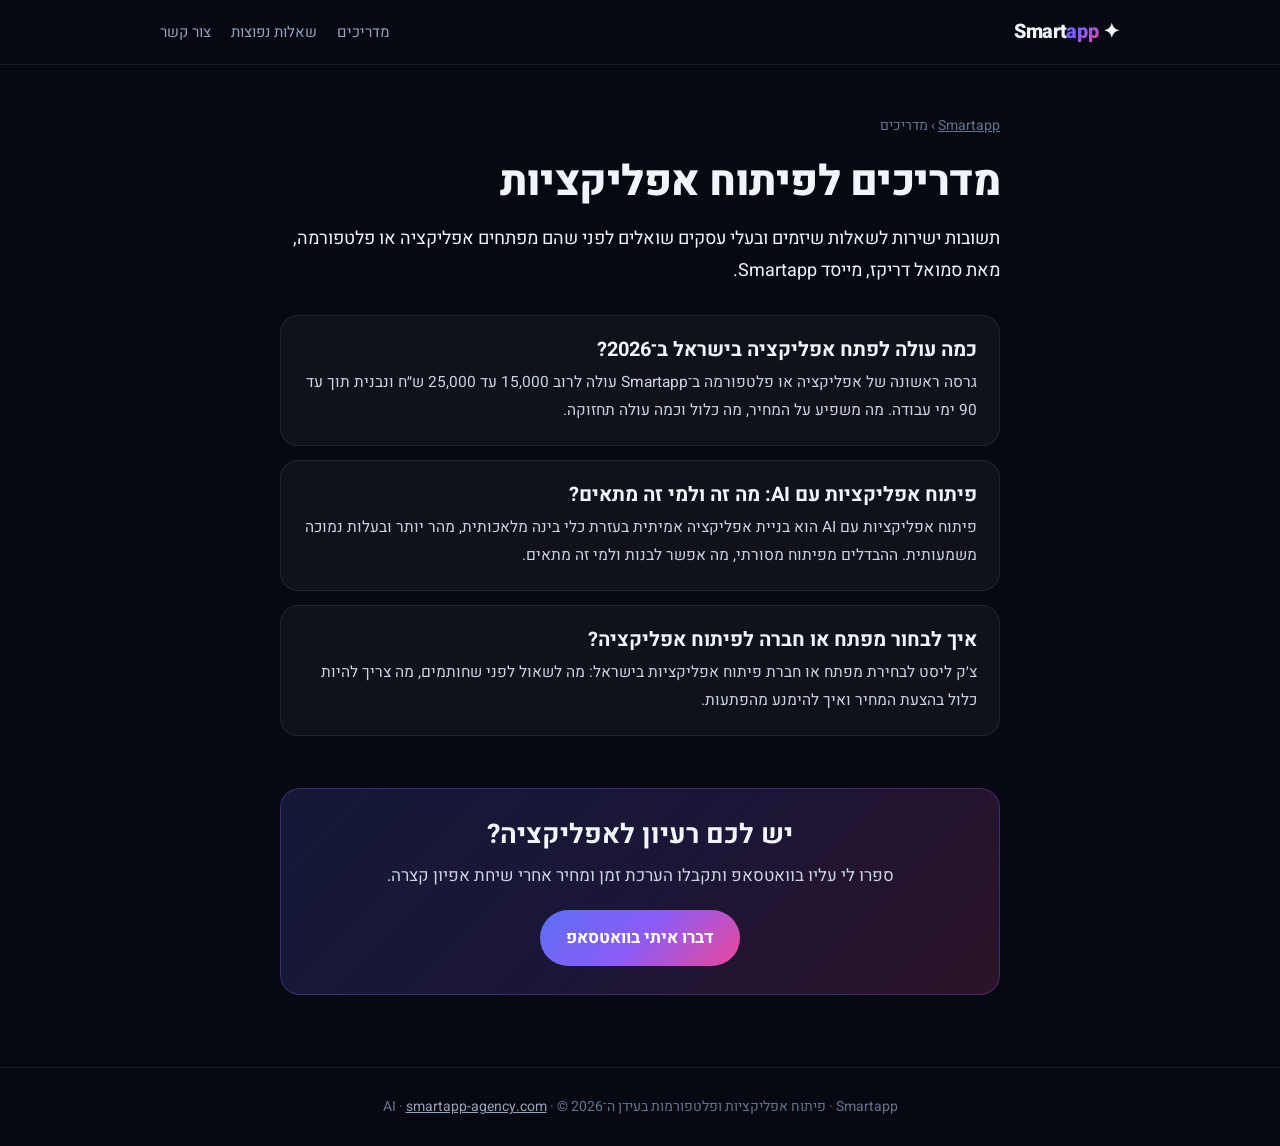
<file: guides/index.html>
<!DOCTYPE html>
<html lang="he" dir="rtl">
<head>
  <meta charset="UTF-8" />
  <meta name="viewport" content="width=device-width, initial-scale=1.0" />
  <title>מדריכים לפיתוח אפליקציות | Smartapp</title>
  <meta name="description" content="תשובות ישירות לשאלות של יזמים ובעלי עסקים: כמה עולה לפתח אפליקציה, מה זה פיתוח עם AI ואיך לבחור מפתח." />
  <link rel="canonical" href="https://smartapp-agency.com/guides" />
  <meta name="theme-color" content="#060912" />
  <meta property="og:title" content="מדריכים לפיתוח אפליקציות | Smartapp" />
  <meta property="og:url" content="https://smartapp-agency.com/guides" />
  <meta property="og:image" content="https://smartapp-agency.com/assets/logo.png" />
  <meta property="og:locale" content="he_IL" />
  <link rel="icon" href="/assets/logo.png" />
  <link rel="preconnect" href="https://fonts.googleapis.com" />
  <link rel="preconnect" href="https://fonts.gstatic.com" crossorigin />
  <link href="https://fonts.googleapis.com/css2?family=Heebo:wght@400;700;800&display=swap" rel="stylesheet" />
  <link rel="stylesheet" href="/assets/guides-v1.css" />
  <script type="application/ld+json">
{
  "@context": "https://schema.org",
  "@type": "CollectionPage",
  "name": "מדריכים לפיתוח אפליקציות",
  "url": "https://smartapp-agency.com/guides",
  "inLanguage": "he-IL",
  "publisher": {
    "@id": "https://smartapp-agency.com/#org"
  },
  "hasPart": [
    {
      "@type": "Article",
      "headline": "כמה עולה לפתח אפליקציה בישראל ב־2026?",
      "url": "https://smartapp-agency.com/guides/app-development-cost"
    },
    {
      "@type": "Article",
      "headline": "פיתוח אפליקציות עם AI: מה זה ולמי זה מתאים?",
      "url": "https://smartapp-agency.com/guides/ai-app-development"
    },
    {
      "@type": "Article",
      "headline": "איך לבחור מפתח או חברה לפיתוח אפליקציה?",
      "url": "https://smartapp-agency.com/guides/choose-app-developer"
    }
  ]
}
  </script>
</head>
<body>
  <header class="top">
    <div class="wrap">
      <a class="logo" href="/">✦ Smart<span>app</span></a>
      <nav aria-label="ניווט ראשי">
        <a href="/guides">מדריכים</a>
        <a class="hide-sm" href="/#faq">שאלות נפוצות</a>
        <a href="/#contact">צור קשר</a>
      </nav>
    </div>
  </header>
  <main>
    <div class="wrap">
      <div class="crumbs"><a href="/">Smartapp</a> › מדריכים</div>
      <h1>מדריכים לפיתוח אפליקציות</h1>
      <p class="answer">תשובות ישירות לשאלות שיזמים ובעלי עסקים שואלים לפני שהם מפתחים אפליקציה או פלטפורמה, מאת סמואל דריקז, מייסד Smartapp.</p>
      <div class="cards"><a class="card" href="/guides/app-development-cost"><h2>כמה עולה לפתח אפליקציה בישראל ב־2026?</h2><p>גרסה ראשונה של אפליקציה או פלטפורמה ב־Smartapp עולה לרוב 15,000 עד 25,000 ש״ח ונבנית תוך עד 90 ימי עבודה. מה משפיע על המחיר, מה כלול וכמה עולה תחזוקה.</p></a><a class="card" href="/guides/ai-app-development"><h2>פיתוח אפליקציות עם AI: מה זה ולמי זה מתאים?</h2><p>פיתוח אפליקציות עם AI הוא בניית אפליקציה אמיתית בעזרת כלי בינה מלאכותית, מהר יותר ובעלות נמוכה משמעותית. ההבדלים מפיתוח מסורתי, מה אפשר לבנות ולמי זה מתאים.</p></a><a class="card" href="/guides/choose-app-developer"><h2>איך לבחור מפתח או חברה לפיתוח אפליקציה?</h2><p>צ׳ק ליסט לבחירת מפתח או חברת פיתוח אפליקציות בישראל: מה לשאול לפני שחותמים, מה צריך להיות כלול בהצעת המחיר ואיך להימנע מהפתעות.</p></a></div>
      <div class="cta">
        <h2>יש לכם רעיון לאפליקציה?</h2>
        <p>ספרו לי עליו בוואטסאפ ותקבלו הערכת זמן ומחיר אחרי שיחת אפיון קצרה.</p>
        <a class="btn" href="https://wa.me/972543368543" target="_blank" rel="noopener">דברו איתי בוואטסאפ</a>
      </div>
    </div>
  </main>
  <footer>
    <div class="wrap">Smartapp · פיתוח אפליקציות ופלטפורמות בעידן ה־AI · <a href="/">smartapp-agency.com</a> · © 2026</div>
  </footer>
</body>
</html>
</file>
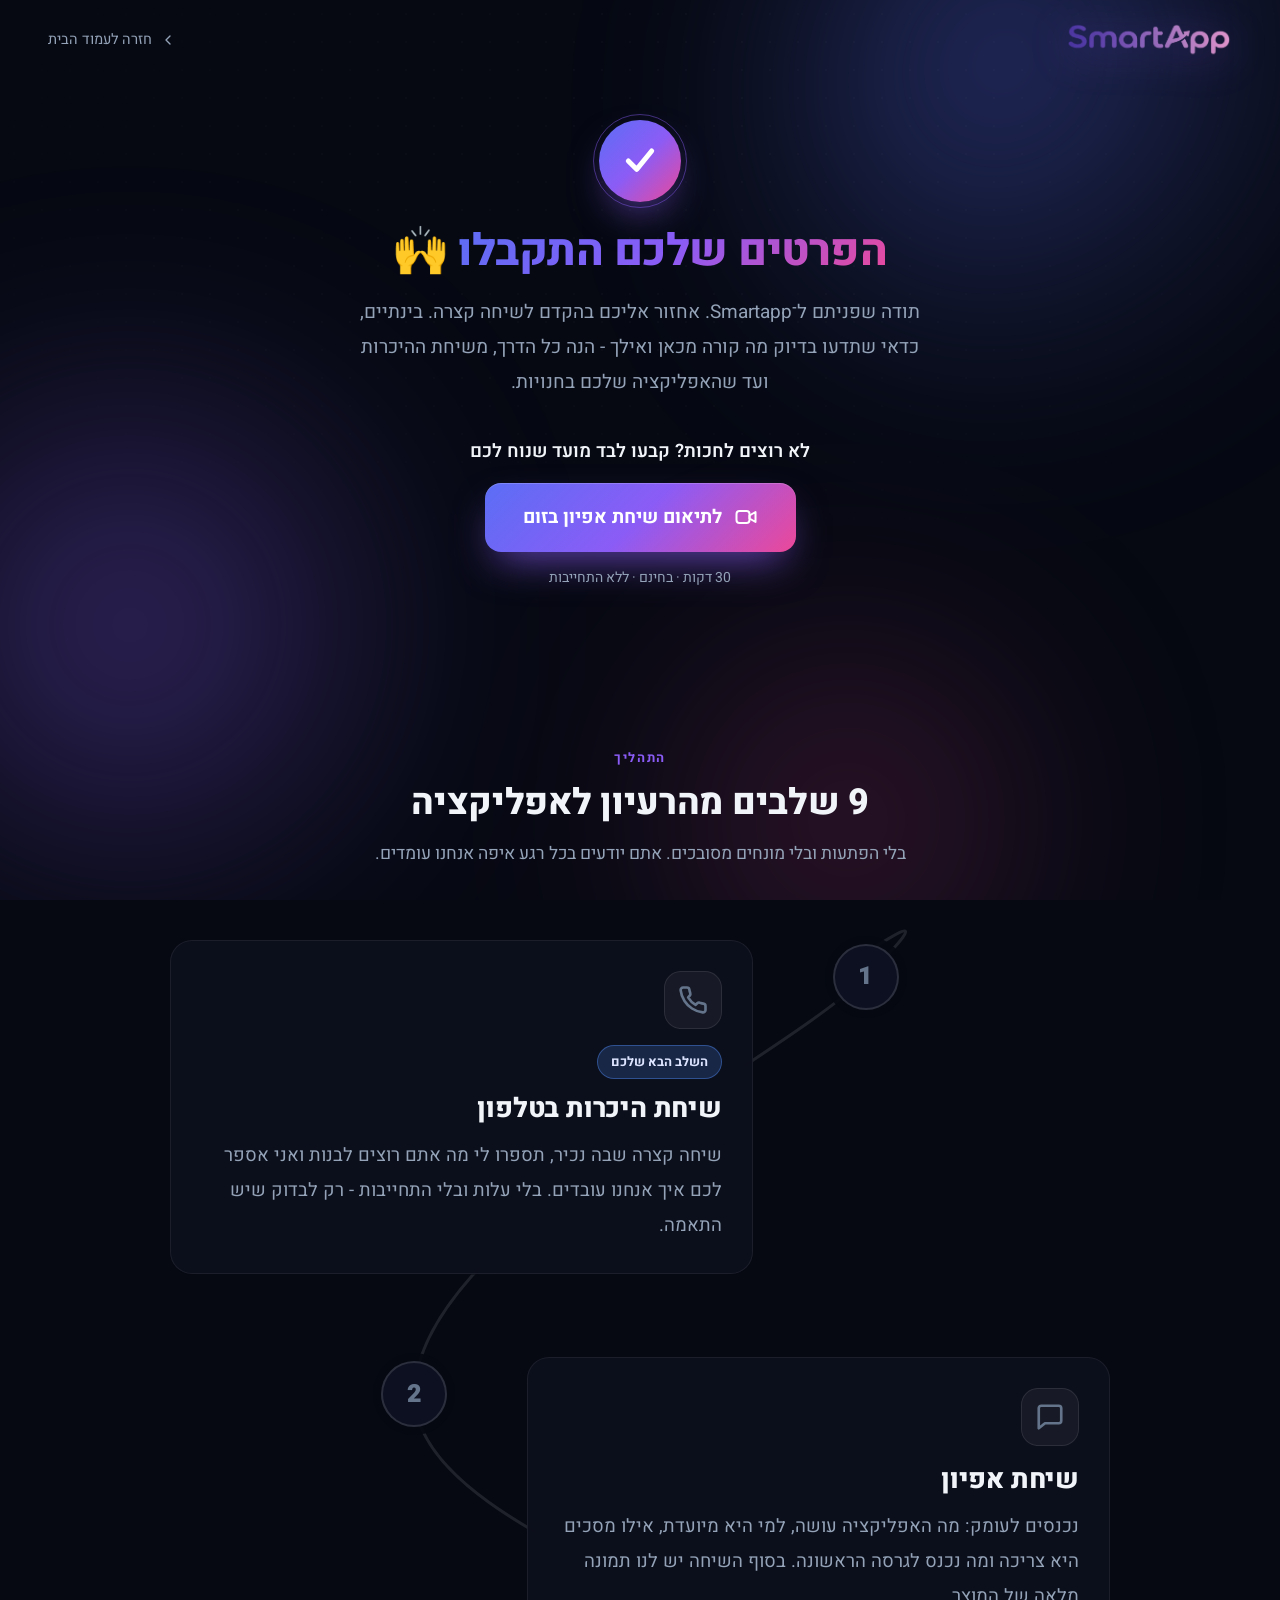
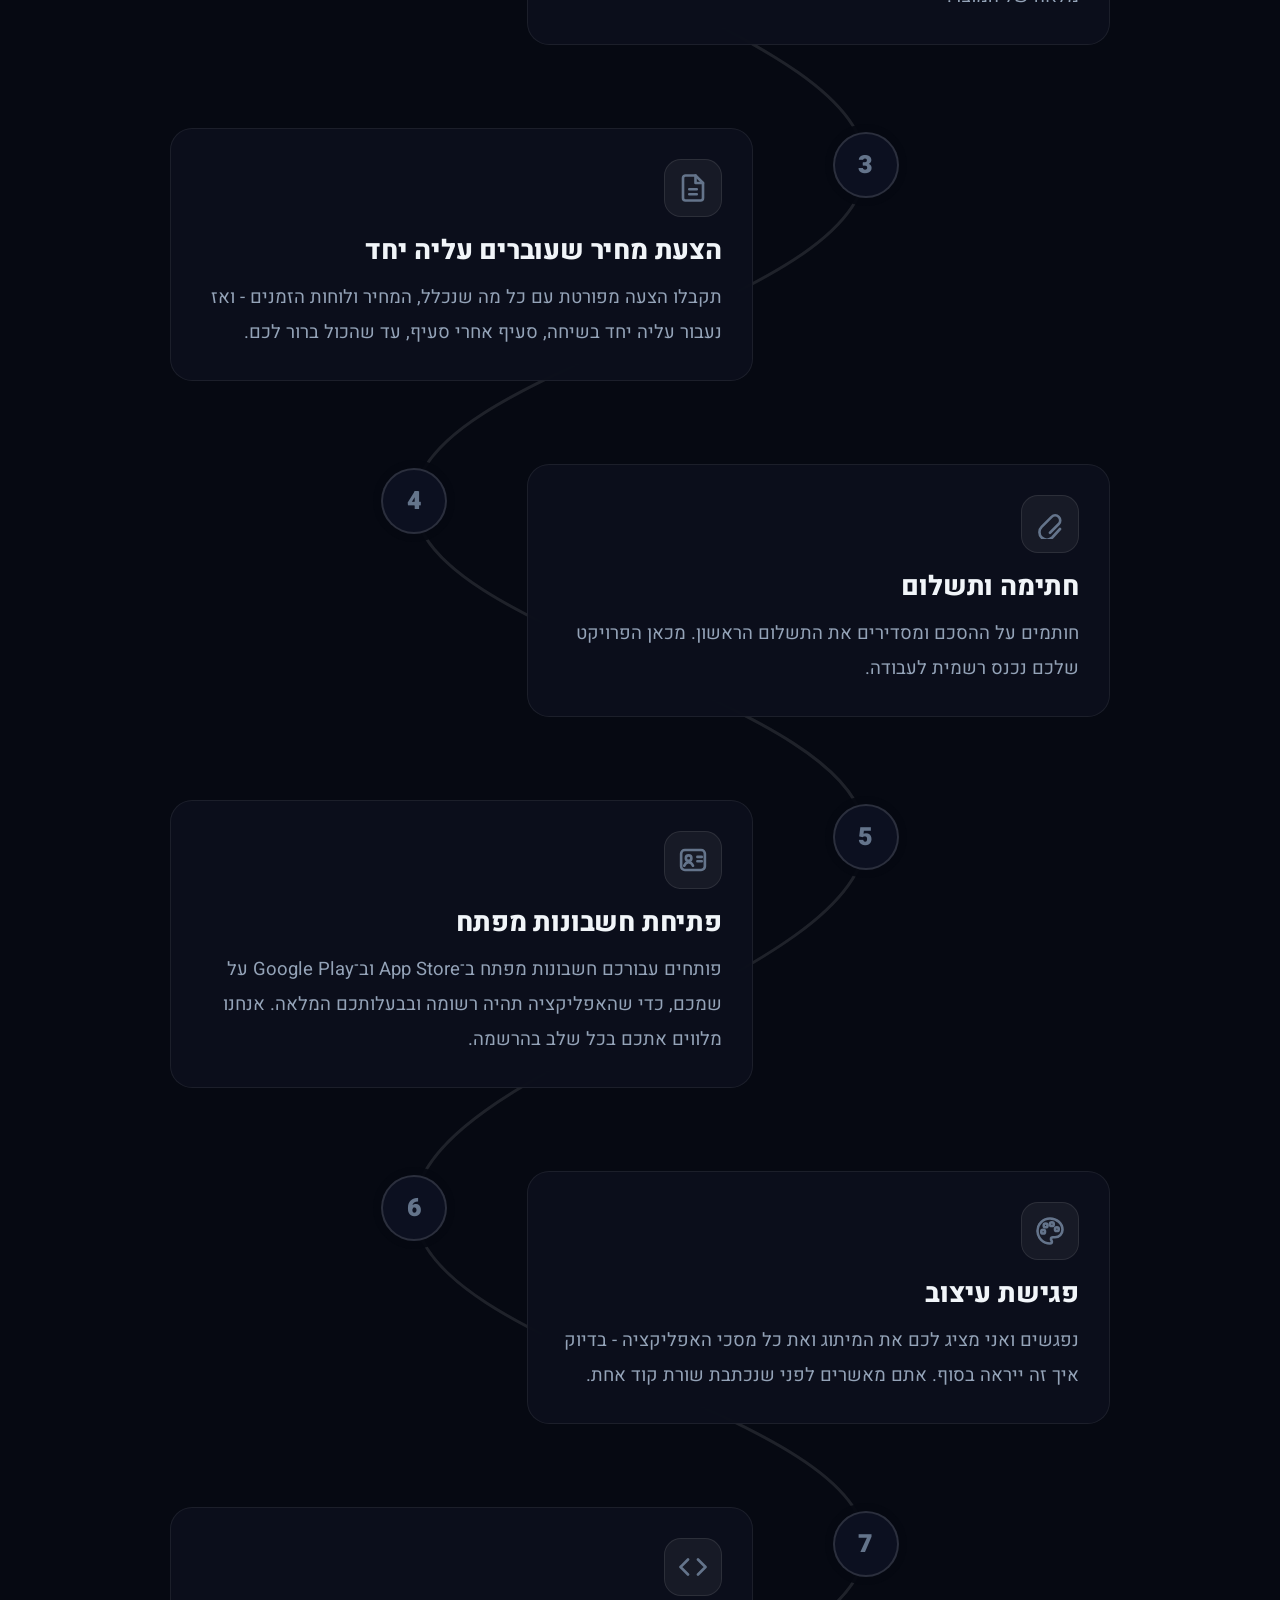
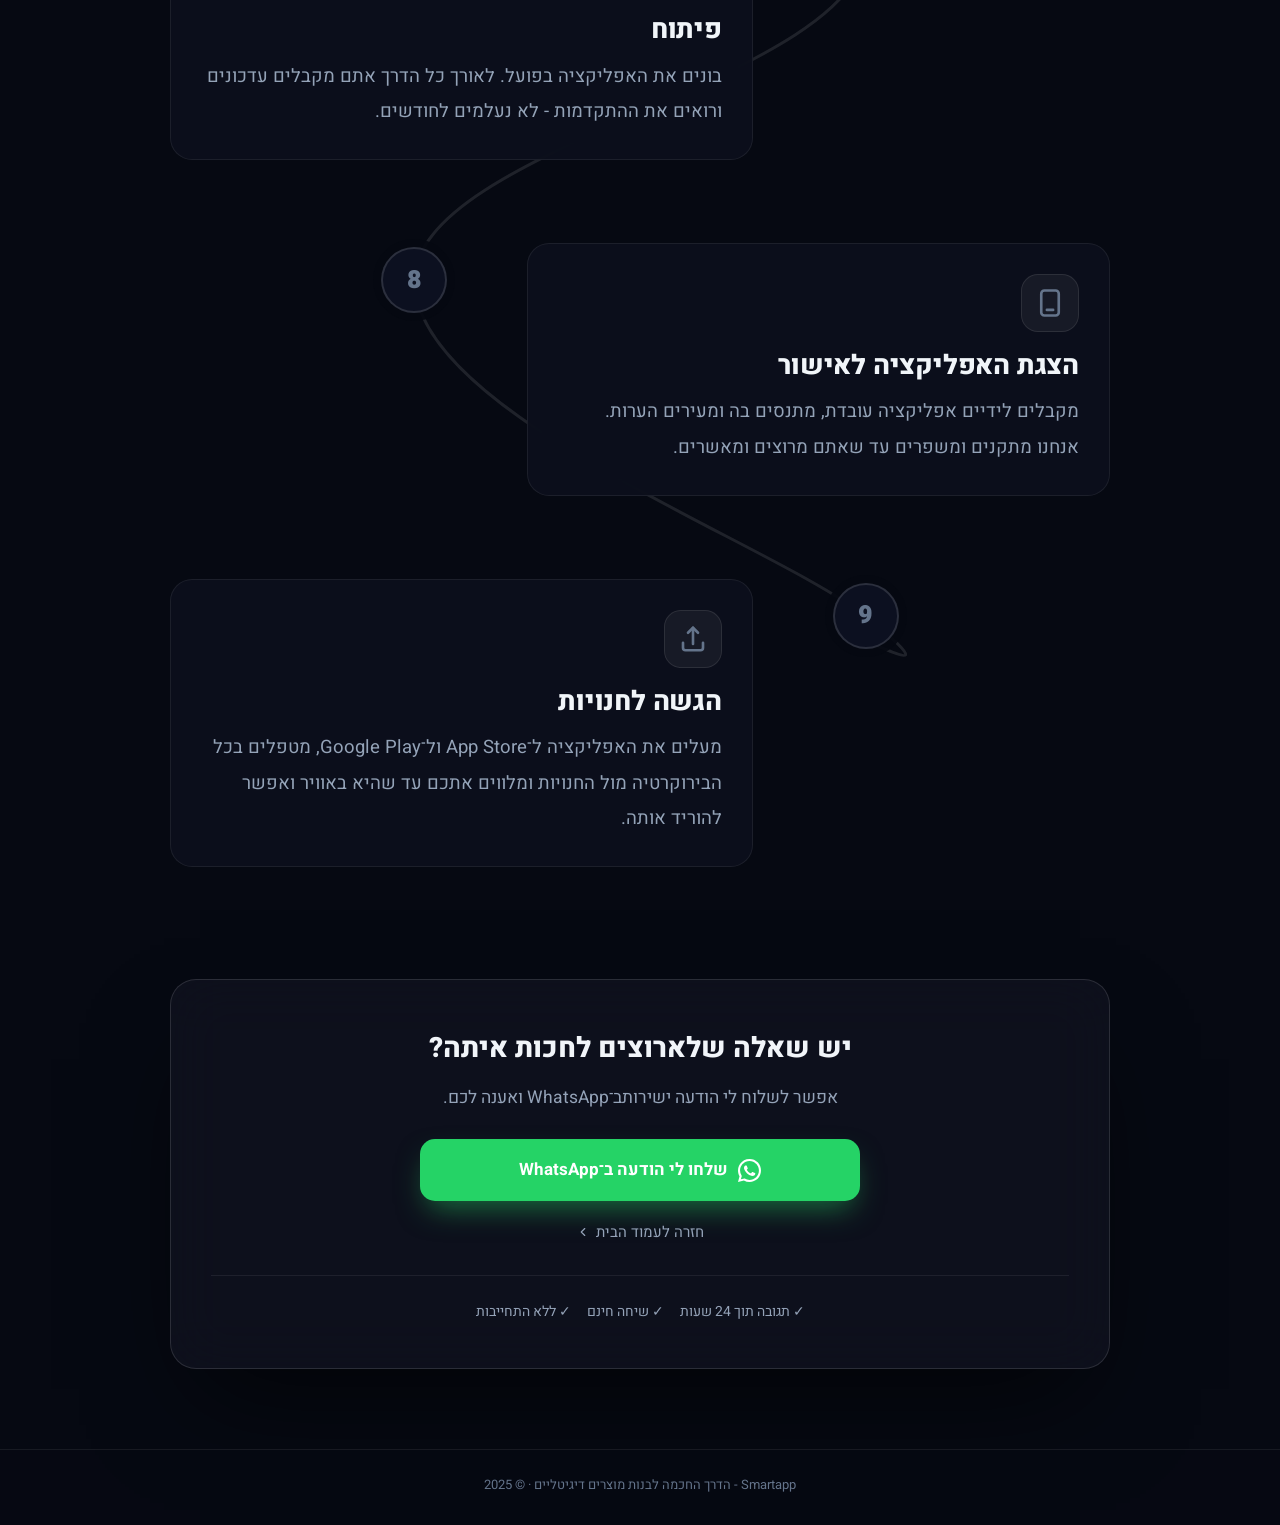
<file: thanks-process.html>
<!DOCTYPE html>
<html lang="he" dir="rtl">
<head>
  <meta charset="UTF-8" />
  <meta name="viewport" content="width=device-width, initial-scale=1.0" />
  <meta name="description" content="הפרטים שלכם התקבלו. הנה בדיוק איך נראה התהליך אצלנו - משיחת ההיכרות הראשונה ועד שהאפליקציה שלכם בחנויות." />
  <meta name="theme-color" content="#060912" />
  <meta name="robots" content="noindex" />

  <meta property="og:type" content="website" />
  <meta property="og:title" content="תודה - כך נראה התהליך | Smartapp" />
  <meta property="og:description" content="הפרטים שלכם התקבלו. הנה כל שלב בדרך, מהשיחה הראשונה ועד ההעלאה לחנויות." />
  <meta property="og:locale" content="he_IL" />

  <title>תודה - כך נראה התהליך | Smartapp</title>

  <!-- Meta Pixel Code -->
  <script>
  !function(f,b,e,v,n,t,s)
  {if(f.fbq)return;n=f.fbq=function(){n.callMethod?
  n.callMethod.apply(n,arguments):n.queue.push(arguments)};
  if(!f._fbq)f._fbq=n;n.push=n;n.loaded=!0;n.version='2.0';
  n.queue=[];t=b.createElement(e);t.async=!0;
  t.src=v;s=b.getElementsByTagName(e)[0];
  s.parentNode.insertBefore(t,s)}(window, document,'script',
  'https://connect.facebook.net/en_US/fbevents.js');
  fbq('init', '927466713495814');
  fbq('track', 'PageView');
  fbq('track', 'Lead');
  </script>
  <noscript><img height="1" width="1" style="display:none"
  src="https://www.facebook.com/tr?id=927466713495814&ev=PageView&noscript=1"
  /></noscript>
  <!-- End Meta Pixel Code -->

  <link rel="preconnect" href="https://fonts.googleapis.com" />
  <link rel="preconnect" href="https://fonts.gstatic.com" crossorigin />
  <link href="https://fonts.googleapis.com/css2?family=Heebo:wght@300;400;600;700;800;900&display=swap" rel="stylesheet" />

  <style>
    *, *::before, *::after { box-sizing: border-box; margin: 0; padding: 0; }

    :root {
      --bg: #060912;
      --accent-1: #5B6EF5;
      --accent-2: #8B5CF6;
      --accent-3: #EC4899;
      --gradient: linear-gradient(135deg, #5B6EF5, #8B5CF6, #EC4899);
      --text-primary: #F1F5F9;
      --text-muted: #94A3B8;
      --text-dim: #64748B;
      --border: rgba(255,255,255,0.07);
      --border-strong: rgba(255,255,255,0.12);
      --card: rgba(20, 22, 38, 0.55);
      --card-solid: rgba(12, 15, 28, 0.94);
    }

    html { scroll-behavior: smooth; -webkit-text-size-adjust: 100%; }

    body {
      font-family: "Heebo", -apple-system, BlinkMacSystemFont, "Segoe UI", sans-serif;
      background-color: var(--bg);
      color: var(--text-primary);
      font-size: 17px;
      line-height: 1.75;
      min-height: 100vh;
      overflow-x: hidden;
      -webkit-font-smoothing: antialiased;
      -moz-osx-font-smoothing: grayscale;
      display: flex;
      flex-direction: column;
    }

    a { color: inherit; text-decoration: none; }
    img { display: block; max-width: 100%; }
    ::selection { background: rgba(139, 92, 246, 0.35); color: #fff; }

    /* ---------- Background ---------- */
    .bg-stage { position: fixed; inset: 0; z-index: 0; pointer-events: none; overflow: hidden; }
    .orb { position: absolute; border-radius: 50%; filter: blur(120px); opacity: 0.5; }
    .orb-1 {
      width: 560px; height: 560px;
      background: radial-gradient(circle at 30% 30%, #5B6EF5, transparent 65%);
      top: -140px; right: -80px;
      animation: drift1 25s ease-in-out infinite alternate;
    }
    .orb-2 {
      width: 620px; height: 620px;
      background: radial-gradient(circle at 50% 50%, #8B5CF6, transparent 65%);
      top: 35%; left: -180px;
      animation: drift2 28s ease-in-out infinite alternate;
    }
    .orb-3 {
      width: 480px; height: 480px;
      background: radial-gradient(circle at 50% 50%, #EC4899, transparent 65%);
      bottom: -160px; right: 15%;
      opacity: 0.35;
      animation: drift3 32s ease-in-out infinite alternate;
    }
    @keyframes drift1 { 0%{transform:translate3d(0,0,0) scale(1)} 100%{transform:translate3d(-80px,80px,0) scale(1.15)} }
    @keyframes drift2 { 0%{transform:translate3d(0,0,0) scale(1)} 100%{transform:translate3d(120px,-60px,0) scale(1.1)} }
    @keyframes drift3 { 0%{transform:translate3d(0,0,0) scale(1)} 100%{transform:translate3d(-60px,-100px,0) scale(1.2)} }

    .bg-stage::after {
      content: "";
      position: absolute; inset: 0;
      background-image: radial-gradient(rgba(255,255,255,0.05) 1px, transparent 1px);
      background-size: 28px 28px;
      mask-image: radial-gradient(ellipse 80% 60% at 50% 20%, #000 30%, transparent 80%);
      -webkit-mask-image: radial-gradient(ellipse 80% 60% at 50% 20%, #000 30%, transparent 80%);
      opacity: 0.4;
    }

    /* ---------- Header ---------- */
    header {
      position: relative; z-index: 3;
      padding: 22px clamp(20px, 5vw, 48px);
      display: flex; align-items: center; justify-content: space-between;
    }
    .logo { display: inline-flex; align-items: center; gap: 10px; }
    .logo-img { height: 36px; width: auto; filter: drop-shadow(0 6px 20px rgba(139, 92, 246, 0.35)); }
    .back-home {
      display: inline-flex; align-items: center; gap: 8px;
      font-size: 14.5px; color: var(--text-muted);
      transition: color 0.25s ease;
    }
    .back-home:hover { color: var(--text-primary); }
    .back-home svg { width: 16px; height: 16px; }

    /* ---------- Layout ---------- */
    main {
      position: relative; z-index: 1; flex: 1;
      width: 100%;
      max-width: 1020px;
      margin: 0 auto;
      padding: 40px clamp(20px, 5vw, 40px) 80px;
    }

    /* ---------- Hero ---------- */
    .hero { text-align: center; margin-bottom: clamp(88px, 13vw, 152px); }

    .check-badge {
      width: 82px; height: 82px; border-radius: 50%;
      background: var(--gradient);
      margin: 0 auto 24px;
      display: inline-flex; align-items: center; justify-content: center;
      color: #fff; position: relative;
      box-shadow: 0 18px 40px -12px rgba(139, 92, 246, 0.65);
      animation: badgePop 0.7s cubic-bezier(.2,.7,.2,1) 0.1s both;
    }
    .check-badge::before {
      content: ""; position: absolute; inset: -6px; border-radius: 50%;
      border: 1.5px solid rgba(139, 92, 246, 0.45);
      animation: ring 1.8s ease-out infinite;
    }
    .check-badge svg { width: 40px; height: 40px; }
    .check-badge path { stroke-dasharray: 30; stroke-dashoffset: 30; animation: draw 0.55s ease forwards 0.5s; }
    @keyframes draw { to { stroke-dashoffset: 0; } }
    @keyframes badgePop {
      0% { transform: scale(0.4); opacity: 0; }
      60% { transform: scale(1.12); opacity: 1; }
      100% { transform: scale(1); opacity: 1; }
    }
    @keyframes ring {
      0% { transform: scale(0.85); opacity: 0.9; }
      100% { transform: scale(1.5); opacity: 0; }
    }

    h1 {
      font-size: clamp(30px, 5vw, 44px);
      font-weight: 800; line-height: 1.2; letter-spacing: -0.5px;
      margin-bottom: 16px;
    }
    h1 .grad {
      background: var(--gradient);
      -webkit-background-clip: text; background-clip: text; color: transparent;
    }
    .hero p {
      color: var(--text-muted);
      font-size: clamp(16.5px, 1.9vw, 19px);
      line-height: 1.85;
      max-width: 580px; margin: 0 auto;
    }
    .hero-note {
      display: inline-flex; align-items: center; gap: 8px;
      margin-top: 24px; padding: 10px 18px;
      border-radius: 999px;
      background: rgba(139, 92, 246, 0.12);
      border: 1px solid rgba(139, 92, 246, 0.28);
      color: #C7B6FF; font-size: 15px; font-weight: 600;
    }
    .hero-note svg { width: 17px; height: 17px; }

    .book { display: flex; flex-direction: column; align-items: center; gap: 14px; margin-top: 36px; }
    .book-lead { color: var(--text-primary); font-size: clamp(16.5px, 1.9vw, 18.5px); font-weight: 600; }
    .book-btn {
      display: inline-flex; align-items: center; gap: 12px;
      padding: 18px 38px; border-radius: 16px;
      background: var(--gradient); color: #fff;
      font-size: clamp(17px, 2vw, 19px); font-weight: 700;
      box-shadow: 0 18px 40px -12px rgba(139, 92, 246, 0.7), inset 0 1px 0 rgba(255,255,255,.18);
      transition: transform 0.25s ease, box-shadow 0.25s ease;
    }
    .book-btn:hover { transform: translateY(-2px); box-shadow: 0 24px 48px -12px rgba(139, 92, 246, 0.85), inset 0 1px 0 rgba(255,255,255,.18); }
    .book-btn svg { width: 24px; height: 24px; flex: none; }
    .book-meta { color: var(--text-muted); font-size: 14px; }
    @media (max-width: 520px) { .book-btn { width: 100%; justify-content: center; padding: 18px 20px; } }

    /* ---------- Section title ---------- */
    .section-head { text-align: center; margin-bottom: clamp(34px, 6vw, 60px); }
    .eyebrow {
      display: inline-block;
      font-size: 13px; font-weight: 700; letter-spacing: 1.6px;
      color: var(--accent-2); text-transform: uppercase; margin-bottom: 10px;
    }
    h2 {
      font-size: clamp(26px, 4vw, 36px);
      font-weight: 800; letter-spacing: -0.3px; line-height: 1.3;
      margin-bottom: 12px;
    }
    .section-head > p { color: var(--text-muted); font-size: clamp(15.5px, 1.7vw, 17.5px); }

    /* ---------- Timeline (slalom) ---------- */
    .timeline-wrap { position: relative; padding: 10px 0 20px; }
    .timeline { position: relative; z-index: 1; list-style: none; }
    .timeline-svg {
      position: absolute;
      top: 0; left: 0;
      width: 100%; height: 100%;
      overflow: visible;
      pointer-events: none;
      z-index: 0;
    }
    .track-base {
      fill: none;
      stroke: rgba(255,255,255,0.10);
      stroke-width: 3;
      stroke-linecap: round;
    }
    .track-fill {
      fill: none;
      stroke: url(#trackGrad);
      stroke-width: 3.5;
      stroke-linecap: round;
      filter: drop-shadow(0 0 10px rgba(139,92,246,0.55));
    }

    .step {
      position: relative;
      z-index: 1;
      margin-bottom: clamp(40px, 6.5vw, 84px);
      opacity: 0;
      transform: translate(0, 22px);
      transition: opacity 0.65s ease, transform 0.65s cubic-bezier(.2,.7,.2,1);
    }
    .step:last-child { margin-bottom: 0; }
    .step.is-in { opacity: 1; transform: none; }

    /* --- number marker --- */
    .step-marker {
      position: absolute;
      top: 4px;
      left: var(--mx);
      transform: translateX(-50%);
      width: 66px; height: 66px;
      border-radius: 50%;
      display: flex; align-items: center; justify-content: center;
      font-size: 25px; font-weight: 900; line-height: 1;
      color: var(--text-dim);
      background: #0C1020;
      border: 2px solid rgba(255,255,255,0.13);
      box-shadow: 0 0 0 8px rgba(6, 9, 18, 0.92);
      z-index: 2;
      transition: color .55s ease, background .55s ease, border-color .55s ease, box-shadow .55s ease, transform .55s cubic-bezier(.2,.7,.2,1);
    }
    .step-marker::after {
      content: "";
      position: absolute; inset: -9px;
      border-radius: 50%;
      border: 1.5px solid var(--c1);
      opacity: 0;
      transform: scale(0.85);
      transition: opacity .5s ease, transform .5s ease;
    }
    .step.is-lit .step-marker {
      color: #fff;
      background: linear-gradient(140deg, var(--c1), var(--c2));
      border-color: transparent;
      box-shadow: 0 0 0 8px rgba(6, 9, 18, 0.92), 0 16px 38px -10px var(--glow);
      transform: translateX(-50%) scale(1.06);
    }
    .step.is-lit .step-marker::after { opacity: 0.35; transform: scale(1); }

    /* --- card --- */
    .step-card {
      position: relative;
      width: 62%;
      padding: clamp(22px, 2.6vw, 30px);
      border-radius: 22px;
      background: var(--card-solid);
      border: 1px solid var(--border);
      backdrop-filter: blur(20px);
      overflow: hidden;
      transition: border-color .55s ease, transform .3s ease, background .55s ease;
    }
    .step-card::before {
      content: "";
      position: absolute;
      top: 0; bottom: 0;
      width: 4px;
      background: linear-gradient(180deg, var(--c1), var(--c2));
      transform: scaleY(0);
      transform-origin: top;
      transition: transform .6s cubic-bezier(.2,.7,.2,1);
    }
    .step.is-lit .step-card {
      border-color: color-mix(in srgb, var(--c1) 38%, transparent);
      background: linear-gradient(180deg, color-mix(in srgb, var(--c1) 13%, transparent), var(--card-solid));
    }
    .step.is-lit .step-card::before { transform: scaleY(1); }
    .step-card:hover { transform: translateY(-3px); }

    /* --- icon tile --- */
    .step-icon {
      width: 58px; height: 58px;
      border-radius: 17px;
      display: flex; align-items: center; justify-content: center;
      margin-bottom: 16px;
      background: rgba(255,255,255,0.05);
      border: 1px solid rgba(255,255,255,0.09);
      color: var(--text-dim);
      transition: color .55s ease, background .55s ease, border-color .55s ease, box-shadow .55s ease, transform .55s cubic-bezier(.2,.7,.2,1);
    }
    .step-icon svg { width: 30px; height: 30px; stroke-width: 2.1; }
    .step.is-lit .step-icon {
      color: #fff;
      background: linear-gradient(140deg, color-mix(in srgb, var(--c1) 90%, transparent), color-mix(in srgb, var(--c2) 75%, transparent));
      border-color: color-mix(in srgb, var(--c2) 55%, transparent);
      box-shadow: 0 14px 30px -12px var(--glow);
      transform: translateY(-2px) rotate(-3deg);
    }

    .step-tag {
      display: inline-block;
      margin-bottom: 12px;
      padding: 5px 13px;
      border-radius: 999px;
      font-size: 13px; font-weight: 700;
      background: color-mix(in srgb, var(--c1) 20%, transparent);
      border: 1px solid color-mix(in srgb, var(--c1) 42%, transparent);
      color: #DCE4FF;
    }

    .step-title {
      font-size: clamp(21px, 2.6vw, 27px);
      font-weight: 800;
      line-height: 1.35;
      letter-spacing: -0.2px;
      margin-bottom: 10px;
    }
    .step-desc {
      color: var(--text-muted);
      font-size: clamp(16px, 1.75vw, 18.5px);
      line-height: 1.9;
    }

    /* --- slalom placement --- */
    .step:nth-child(odd)  { --mx: 74%; }
    .step:nth-child(even) { --mx: 26%; }
    .step:nth-child(odd)  .step-card::before { right: 0; }
    .step:nth-child(even) .step-card::before { left: 0; }
    .step:nth-child(odd)  .step-card { margin-right: auto; margin-left: 0; }
    .step:nth-child(even) .step-card { margin-left: auto; margin-right: 0; }
    .step:nth-child(odd)  { transform: translate(-26px, 22px); }
    .step:nth-child(even) { transform: translate(26px, 22px); }
    .step.is-in { transform: none; }

    /* ---------- Mobile ---------- */
    /* ---------- Mobile: the slalom keeps weaving, edge to edge ---------- */
    @media (max-width: 860px) {
      .step {
        margin-bottom: 62px;
        /* room for the marker on one side, a breathing gutter for the track on the other */
        --lane: 70px;
        --gutter: 14px;
      }
      .step-marker {
        transform: none;
        width: 54px; height: 54px; font-size: 21px;
        box-shadow: 0 0 0 7px rgba(6, 9, 18, 0.92);
      }
      .step.is-lit .step-marker {
        transform: scale(1.05);
        box-shadow: 0 0 0 7px rgba(6, 9, 18, 0.92), 0 14px 32px -10px var(--glow);
      }

      /* odd steps hug the right edge, even steps the left - the track zig-zags between them */
      .step:nth-child(odd)  .step-marker { left: auto; right: 0; }
      .step:nth-child(even) .step-marker { right: auto; left: 0; }

      .step:nth-child(odd)  { padding-right: var(--lane); padding-left: var(--gutter); }
      .step:nth-child(even) { padding-left: var(--lane); padding-right: var(--gutter); }

      .step:nth-child(odd)  { transform: translate(-16px, 20px); }
      .step:nth-child(even) { transform: translate(16px, 20px); }
      .step.is-in { transform: none; }

      .step-card { width: 100%; margin: 0 !important; }
      .step:nth-child(odd)  .step-card::before { right: 0; left: auto; }
      .step:nth-child(even) .step-card::before { left: 0; right: auto; }

      .step-icon { width: 50px; height: 50px; border-radius: 15px; margin-bottom: 14px; }
      .step-icon svg { width: 26px; height: 26px; }
      .track-base, .track-fill { stroke-width: 3; }
    }
    @media (max-width: 480px) {
      .step { --lane: 60px; --gutter: 8px; margin-bottom: 54px; }
      .step-marker { width: 46px; height: 46px; font-size: 18px; }
      .step-card { padding: 20px 18px; border-radius: 18px; }
      .step-title { font-size: 20.5px; }
      .step-desc { font-size: 16px; line-height: 1.85; }
      .step-icon { width: 46px; height: 46px; border-radius: 14px; }
      .step-icon svg { width: 24px; height: 24px; }
    }

    /* ---------- CTA ---------- */
    .cta {
      margin-top: clamp(56px, 8vw, 92px);
      padding: clamp(30px, 4.5vw, 44px) clamp(22px, 4vw, 40px);
      border-radius: 26px;
      background: var(--card);
      border: 1px solid var(--border-strong);
      backdrop-filter: blur(28px);
      box-shadow: 0 50px 100px -30px rgba(0,0,0,0.65);
      text-align: center;
    }
    .cta h3 { font-size: clamp(22px, 3vw, 28px); font-weight: 800; margin-bottom: 10px; }
    .br-narrow { display: none; }
    @media (max-width: 860px) { .br-narrow { display: inline; } }
    .cta > p { color: var(--text-muted); font-size: clamp(15.5px, 1.7vw, 17.5px); margin-bottom: 26px; }

    .wa-btn {
      display: inline-flex; align-items: center; justify-content: center; gap: 10px;
      width: 100%; max-width: 440px;
      padding: 16px 24px; border-radius: 15px;
      background: #25D366; color: #fff;
      font-weight: 700; font-size: 17px;
      box-shadow: 0 14px 30px -8px rgba(37, 211, 102, 0.5);
      transition: transform 0.25s ease, box-shadow 0.25s ease;
    }
    .wa-btn:hover { transform: translateY(-2px); box-shadow: 0 20px 38px -10px rgba(37, 211, 102, 0.65); }
    .wa-btn svg { width: 23px; height: 23px; }

    .secondary-link {
      display: inline-flex; align-items: center; gap: 6px;
      margin-top: 18px; font-size: 15px; color: var(--text-muted);
      transition: color 0.25s ease;
    }
    .secondary-link:hover { color: var(--text-primary); }
    .secondary-link svg { width: 14px; height: 14px; }

    .trust {
      margin-top: 28px; padding-top: 24px;
      border-top: 1px solid var(--border);
      display: flex; gap: 16px; justify-content: center; flex-wrap: wrap;
      color: var(--text-muted); font-size: 14px;
    }

    /* ---------- Footer ---------- */
    footer {
      position: relative; z-index: 1;
      padding: 24px clamp(20px, 5vw, 48px) 28px;
      text-align: center;
      color: var(--text-dim); font-size: 13px;
      border-top: 1px solid var(--border);
      background: rgba(6, 9, 18, 0.5);
    }

    @media (prefers-reduced-motion: reduce) {
      *, *::before, *::after {
        animation-duration: 0.001ms !important;
        transition-duration: 0.001ms !important;
      }
      .step, .step:nth-child(odd), .step:nth-child(even) { opacity: 1; transform: none; }
    }
  </style>
</head>
<body>

  <div class="bg-stage" aria-hidden="true">
    <div class="orb orb-1"></div>
    <div class="orb orb-2"></div>
    <div class="orb orb-3"></div>
  </div>

  <header>
    <a href="index.html" class="logo" aria-label="Smartapp">
      <img src="assets/logo.png" alt="Smartapp" class="logo-img" />
    </a>
    <a href="index.html" class="back-home">
      <svg viewBox="0 0 24 24" fill="none" stroke="currentColor" stroke-width="2" stroke-linecap="round" stroke-linejoin="round" aria-hidden="true"><path d="M15 6l-6 6 6 6"/></svg>
      חזרה לעמוד הבית
    </a>
  </header>

  <main>

    <section class="hero">
      <div class="check-badge" aria-hidden="true">
        <svg viewBox="0 0 24 24" fill="none" stroke="currentColor" stroke-width="3" stroke-linecap="round" stroke-linejoin="round">
          <path d="M5 12l5 5 9-11"/>
        </svg>
      </div>

      <h1><span class="grad">הפרטים שלכם התקבלו</span> 🙌</h1>

      <p>
        תודה שפניתם ל־Smartapp. אחזור אליכם בהקדם לשיחה קצרה.
        בינתיים, כדאי שתדעו בדיוק מה קורה מכאן ואילך -
        הנה כל הדרך, משיחת ההיכרות ועד שהאפליקציה שלכם בחנויות.
      </p>


      <div class="book">
        <span class="book-lead">לא רוצים לחכות? קבעו לבד מועד שנוח לכם</span>
        <a class="book-btn" href="https://calendly.com/samueldriquezz/30min" target="_blank" rel="noopener">
          <svg viewBox="0 0 24 24" fill="none" stroke="currentColor" stroke-width="2" stroke-linecap="round" stroke-linejoin="round" aria-hidden="true">
            <rect x="2.5" y="6" width="13" height="12" rx="3"/><path d="M15.5 10.5l6-3.5v10l-6-3.5z"/>
          </svg>
          לתיאום שיחת אפיון בזום
        </a>
        <span class="book-meta">30 דקות · בחינם · ללא התחייבות</span>
      </div>
    </section>

    <section class="section-head">
      <span class="eyebrow">התהליך</span>
      <h2>9 שלבים מהרעיון לאפליקציה</h2>
      <p>בלי הפתעות ובלי מונחים מסובכים. אתם יודעים בכל רגע איפה אנחנו עומדים.</p>
    </section>

    <div class="timeline-wrap" id="timeline">

      <svg class="timeline-svg" id="timelineSvg" aria-hidden="true" focusable="false">
        <defs>
          <linearGradient id="trackGrad" gradientUnits="userSpaceOnUse" x1="0" y1="0" x2="0" y2="100">
            <stop offset="0"      stop-color="#4F8DF7"/>
            <stop offset="0.125"  stop-color="#5B6EF5"/>
            <stop offset="0.25"   stop-color="#7457F6"/>
            <stop offset="0.375"  stop-color="#8B5CF6"/>
            <stop offset="0.5"    stop-color="#A64DF3"/>
            <stop offset="0.625"  stop-color="#C13FE0"/>
            <stop offset="0.75"   stop-color="#EC4899"/>
            <stop offset="0.875"  stop-color="#F43F5E"/>
            <stop offset="1"      stop-color="#FB923C"/>
          </linearGradient>
        </defs>
        <path class="track-base" id="trackBase" d=""/>
        <path class="track-fill" id="trackFill" d=""/>
      </svg>

      <ol class="timeline">

      <li class="step" style="--c1:#4F8DF7; --c2:#6BA8FF; --glow:rgba(79,141,247,0.65)">
        <div class="step-marker">1</div>
        <div class="step-card">
          <div class="step-icon" aria-hidden="true">
            <svg viewBox="0 0 24 24" fill="none" stroke="currentColor" stroke-linecap="round" stroke-linejoin="round"><path d="M22 16.9v3a2 2 0 0 1-2.2 2 19.8 19.8 0 0 1-8.6-3.1 19.5 19.5 0 0 1-6-6A19.8 19.8 0 0 1 2.1 4.2 2 2 0 0 1 4.1 2h3a2 2 0 0 1 2 1.7c.1 1 .4 1.9.7 2.8a2 2 0 0 1-.5 2.1L8.1 9.9a16 16 0 0 0 6 6l1.3-1.3a2 2 0 0 1 2.1-.4c.9.3 1.8.6 2.8.7a2 2 0 0 1 1.7 2z"/></svg>
          </div>
          <span class="step-tag">השלב הבא שלכם</span>
          <h3 class="step-title">שיחת היכרות בטלפון</h3>
          <p class="step-desc">
            שיחה קצרה שבה נכיר, תספרו לי מה אתם רוצים לבנות ואני אספר לכם איך אנחנו עובדים.
            בלי עלות ובלי התחייבות - רק לבדוק שיש התאמה.
          </p>
        </div>
      </li>

      <li class="step" style="--c1:#5B6EF5; --c2:#7C8CFF; --glow:rgba(91,110,245,0.65)">
        <div class="step-marker">2</div>
        <div class="step-card">
          <div class="step-icon" aria-hidden="true">
            <svg viewBox="0 0 24 24" fill="none" stroke="currentColor" stroke-linecap="round" stroke-linejoin="round"><path d="M21 15a2 2 0 0 1-2 2H8l-5 4V5a2 2 0 0 1 2-2h14a2 2 0 0 1 2 2z"/></svg>
          </div>
          <h3 class="step-title">שיחת אפיון</h3>
          <p class="step-desc">
            נכנסים לעומק: מה האפליקציה עושה, למי היא מיועדת, אילו מסכים היא צריכה
            ומה נכנס לגרסה הראשונה. בסוף השיחה יש לנו תמונה מלאה של המוצר.
          </p>
        </div>
      </li>

      <li class="step" style="--c1:#7457F6; --c2:#9078FF; --glow:rgba(116,87,246,0.65)">
        <div class="step-marker">3</div>
        <div class="step-card">
          <div class="step-icon" aria-hidden="true">
            <svg viewBox="0 0 24 24" fill="none" stroke="currentColor" stroke-linecap="round" stroke-linejoin="round"><path d="M14 2H6a2 2 0 0 0-2 2v16a2 2 0 0 0 2 2h12a2 2 0 0 0 2-2V8z"/><path d="M14 2v6h6"/><path d="M9 13h6M9 17h6"/></svg>
          </div>
          <h3 class="step-title">הצעת מחיר שעוברים עליה יחד</h3>
          <p class="step-desc">
            תקבלו הצעה מפורטת עם כל מה שנכלל, המחיר ולוחות הזמנים -
            ואז נעבור עליה יחד בשיחה, סעיף אחרי סעיף, עד שהכול ברור לכם.
          </p>
        </div>
      </li>

      <li class="step" style="--c1:#8B5CF6; --c2:#A78BFF; --glow:rgba(139,92,246,0.65)">
        <div class="step-marker">4</div>
        <div class="step-card">
          <div class="step-icon" aria-hidden="true">
            <svg viewBox="0 0 24 24" fill="none" stroke="currentColor" stroke-linecap="round" stroke-linejoin="round"><path d="M12 19l7-7a4 4 0 0 0-5.7-5.7l-8 8a6 6 0 0 0 8.5 8.5L20 16"/></svg>
          </div>
          <h3 class="step-title">חתימה ותשלום</h3>
          <p class="step-desc">
            חותמים על ההסכם ומסדירים את התשלום הראשון.
            מכאן הפרויקט שלכם נכנס רשמית לעבודה.
          </p>
        </div>
      </li>

      <li class="step" style="--c1:#A64DF3; --c2:#BE7BFF; --glow:rgba(166,77,243,0.65)">
        <div class="step-marker">5</div>
        <div class="step-card">
          <div class="step-icon" aria-hidden="true">
            <svg viewBox="0 0 24 24" fill="none" stroke="currentColor" stroke-linecap="round" stroke-linejoin="round"><rect x="2.5" y="4" width="19" height="16" rx="3"/><circle cx="8.5" cy="10.5" r="2.2"/><path d="M5 16.6c.8-1.9 2.1-2.8 3.5-2.8s2.7.9 3.5 2.8"/><path d="M15.5 9.5h3.5M15.5 13h3.5"/></svg>
          </div>
          <h3 class="step-title">פתיחת חשבונות מפתח</h3>
          <p class="step-desc">
            פותחים עבורכם חשבונות מפתח ב־App Store וב־Google Play על שמכם,
            כדי שהאפליקציה תהיה רשומה ובבעלותכם המלאה. אנחנו מלווים אתכם בכל שלב בהרשמה.
          </p>
        </div>
      </li>

      <li class="step" style="--c1:#C13FE0; --c2:#D96BF0; --glow:rgba(193,63,224,0.65)">
        <div class="step-marker">6</div>
        <div class="step-card">
          <div class="step-icon" aria-hidden="true">
            <svg viewBox="0 0 24 24" fill="none" stroke="currentColor" stroke-linecap="round" stroke-linejoin="round"><circle cx="13.5" cy="6.5" r="1.5"/><circle cx="17.5" cy="10.5" r="1.5"/><circle cx="8.5" cy="7.5" r="1.5"/><circle cx="6.5" cy="12.5" r="1.5"/><path d="M12 2a10 10 0 0 0 0 20c1 0 1.5-.6 1.5-1.4 0-.9-.7-1.3-.7-2.1 0-.8.6-1.5 1.5-1.5H16a6 6 0 0 0 6-6c0-5-4.5-9-10-9z"/></svg>
          </div>
          <h3 class="step-title">פגישת עיצוב</h3>
          <p class="step-desc">
            נפגשים ואני מציג לכם את המיתוג ואת כל מסכי האפליקציה -
            בדיוק איך זה ייראה בסוף. אתם מאשרים לפני שנכתבת שורת קוד אחת.
          </p>
        </div>
      </li>

      <li class="step" style="--c1:#EC4899; --c2:#F871B4; --glow:rgba(236,72,153,0.65)">
        <div class="step-marker">7</div>
        <div class="step-card">
          <div class="step-icon" aria-hidden="true">
            <svg viewBox="0 0 24 24" fill="none" stroke="currentColor" stroke-linecap="round" stroke-linejoin="round"><path d="M16 18l6-6-6-6M8 6l-6 6 6 6"/></svg>
          </div>
          <h3 class="step-title">פיתוח</h3>
          <p class="step-desc">
            בונים את האפליקציה בפועל. לאורך כל הדרך אתם מקבלים עדכונים
            ורואים את ההתקדמות - לא נעלמים לחודשים.
          </p>
        </div>
      </li>

      <li class="step" style="--c1:#F43F5E; --c2:#FF7089; --glow:rgba(244,63,94,0.65)">
        <div class="step-marker">8</div>
        <div class="step-card">
          <div class="step-icon" aria-hidden="true">
            <svg viewBox="0 0 24 24" fill="none" stroke="currentColor" stroke-linecap="round" stroke-linejoin="round"><rect x="5" y="2" width="14" height="20" rx="2.5"/><path d="M9.5 17.5h5"/></svg>
          </div>
          <h3 class="step-title">הצגת האפליקציה לאישור</h3>
          <p class="step-desc">
            מקבלים לידיים אפליקציה עובדת, מתנסים בה ומעירים הערות.
            אנחנו מתקנים ומשפרים עד שאתם מרוצים ומאשרים.
          </p>
        </div>
      </li>

      <li class="step" style="--c1:#FB923C; --c2:#FFB56B; --glow:rgba(251,146,60,0.65)">
        <div class="step-marker">9</div>
        <div class="step-card">
          <div class="step-icon" aria-hidden="true">
            <svg viewBox="0 0 24 24" fill="none" stroke="currentColor" stroke-linecap="round" stroke-linejoin="round"><path d="M12 3v13"/><path d="M8 7l4-4 4 4"/><path d="M4 15v4a2 2 0 0 0 2 2h12a2 2 0 0 0 2-2v-4"/></svg>
          </div>
          <h3 class="step-title">הגשה לחנויות</h3>
          <p class="step-desc">
            מעלים את האפליקציה ל־App Store ול־Google Play, מטפלים בכל הבירוקרטיה מול החנויות
            ומלווים אתכם עד שהיא באוויר ואפשר להוריד אותה.
          </p>
        </div>
      </li>

      </ol>
    </div>

    <section class="cta">
      <h3>יש שאלה שלא<br class="br-narrow" />רוצים לחכות איתה?</h3>
      <p>אפשר לשלוח לי הודעה ישירות<br class="br-narrow" />ב־WhatsApp ואענה לכם.</p>

      <a class="wa-btn" href="https://wa.me/972543368543?text=%D7%94%D7%99%D7%99%20%D7%A1%D7%9E%D7%95%D7%90%D7%9C%20%F0%9F%91%8B%0A%D7%94%D7%A9%D7%90%D7%A8%D7%AA%D7%99%20%D7%A2%D7%9B%D7%A9%D7%99%D7%95%20%D7%A4%D7%A8%D7%98%D7%99%D7%9D%20%D7%91%D7%90%D7%AA%D7%A8%20%D7%A9%D7%9C%20Smartapp.%0A%D7%99%D7%A9%20%D7%9C%D7%99%20%D7%A8%D7%A2%D7%99%D7%95%D7%9F%20%D7%95%D7%90%D7%A9%D7%9E%D7%97%20%D7%9C%D7%93%D7%91%D7%A8%20%D7%90%D7%99%D7%AA%D7%9A." target="_blank" rel="noopener">
        <svg viewBox="0 0 24 24" fill="currentColor" aria-hidden="true"><path d="M20.52 3.48A11.95 11.95 0 0012 0C5.37 0 0 5.37 0 12c0 2.1.55 4.16 1.6 5.97L0 24l6.18-1.62A11.96 11.96 0 0012 24c6.63 0 12-5.37 12-12 0-3.2-1.25-6.21-3.48-8.52zM12 21.82a9.8 9.8 0 01-4.99-1.36l-.36-.21-3.67.96.98-3.58-.23-.37A9.78 9.78 0 012.18 12C2.18 6.59 6.59 2.18 12 2.18S21.82 6.59 21.82 12 17.41 21.82 12 21.82zm5.39-7.34c-.29-.15-1.73-.85-2-.95-.27-.1-.46-.15-.65.15-.19.29-.74.95-.91 1.14-.17.19-.34.21-.63.07-.29-.14-1.22-.45-2.32-1.44-.86-.77-1.43-1.71-1.6-2-.17-.29-.02-.45.13-.6.13-.13.29-.34.43-.51.14-.17.19-.29.29-.48.1-.19.05-.36-.02-.51-.07-.14-.65-1.56-.89-2.13-.23-.55-.47-.48-.65-.49h-.55c-.19 0-.5.07-.76.36-.26.29-1 .98-1 2.4 0 1.42 1.03 2.79 1.18 2.98.14.19 2.04 3.11 4.94 4.36.69.3 1.23.48 1.65.61.69.22 1.32.19 1.81.12.55-.08 1.73-.71 1.97-1.4.24-.69.24-1.27.17-1.4-.07-.13-.26-.21-.55-.36z"/></svg>
        שלחו לי הודעה ב־WhatsApp
      </a>

      <div>
        <a href="index.html" class="secondary-link">
          חזרה לעמוד הבית
          <svg viewBox="0 0 24 24" fill="none" stroke="currentColor" stroke-width="2" stroke-linecap="round" stroke-linejoin="round" aria-hidden="true"><path d="M15 6l-6 6 6 6"/></svg>
        </a>
      </div>

      <div class="trust">
        <span>✓ תגובה תוך 24 שעות</span>
        <span>✓ שיחה חינם</span>
        <span>✓ ללא התחייבות</span>
      </div>
    </section>

  </main>

  <footer>
    Smartapp - הדרך החכמה לבנות מוצרים דיגיטליים  ·  © 2025
  </footer>

  <script>
  (function () {
    var timeline = document.getElementById('timeline');
    var svg      = document.getElementById('timelineSvg');
    var base     = document.getElementById('trackBase');
    var fill     = document.getElementById('trackFill');
    var grad     = document.getElementById('trackGrad');
    var steps    = Array.prototype.slice.call(timeline.querySelectorAll('.step'));
    var reduce   = window.matchMedia('(prefers-reduced-motion: reduce)').matches;

    var pathLen = 0;
    var anchors = [];

    /* Smooth curve (Catmull-Rom -> cubic bezier) through the marker centers */
    function buildPath(pts) {
      if (pts.length < 2) return '';
      var t = 0.2, d = 'M ' + pts[0].x.toFixed(1) + ' ' + pts[0].y.toFixed(1);
      for (var i = 0; i < pts.length - 1; i++) {
        var p0 = pts[i - 1] || pts[i];
        var p1 = pts[i];
        var p2 = pts[i + 1];
        var p3 = pts[i + 2] || p2;
        var c1x = p1.x + (p2.x - p0.x) * t, c1y = p1.y + (p2.y - p0.y) * t;
        var c2x = p2.x - (p3.x - p1.x) * t, c2y = p2.y - (p3.y - p1.y) * t;
        d += ' C ' + c1x.toFixed(1) + ' ' + c1y.toFixed(1) + ', ' +
                     c2x.toFixed(1) + ' ' + c2y.toFixed(1) + ', ' +
                     p2.x.toFixed(1) + ' ' + p2.y.toFixed(1);
      }
      return d;
    }

    function layout() {
      var box = timeline.getBoundingClientRect();
      if (!box.height) return;

      svg.setAttribute('viewBox', '0 0 ' + box.width + ' ' + box.height);
      svg.setAttribute('width', box.width);
      svg.setAttribute('height', box.height);
      grad.setAttribute('y2', box.height);

      anchors = steps.map(function (step) {
        var m = step.querySelector('.step-marker').getBoundingClientRect();
        return {
          x: m.left - box.left + m.width / 2,
          y: m.top - box.top + m.height / 2
        };
      });

      var pts = anchors.slice();
      if (pts.length > 1) {
        pts.unshift({ x: pts[0].x, y: Math.max(0, pts[0].y - 26) });
        pts.push({ x: pts[pts.length - 1].x, y: Math.min(box.height, pts[pts.length - 1].y + 26) });
      }

      var d = buildPath(pts);
      base.setAttribute('d', d);
      fill.setAttribute('d', d);

      pathLen = fill.getTotalLength ? fill.getTotalLength() : 0;
      fill.style.strokeDasharray = pathLen;
      if (reduce) {
        fill.style.strokeDashoffset = 0;
      }
      update();
    }

    function update() {
      if (reduce) return;

      var box  = timeline.getBoundingClientRect();
      var line = window.innerHeight * 0.62;          /* the "reading line" */
      var prog = (line - box.top) / (box.height || 1);
      prog = Math.max(0, Math.min(1, prog));

      fill.style.strokeDashoffset = pathLen * (1 - prog);

      for (var i = 0; i < steps.length; i++) {
        var m = steps[i].querySelector('.step-marker').getBoundingClientRect();
        var lit = (m.top + m.height / 2) <= line + 40;
        steps[i].classList.toggle('is-lit', lit);
      }
    }

    /* Entrance reveal */
    if (reduce || !('IntersectionObserver' in window)) {
      steps.forEach(function (s) { s.classList.add('is-in', 'is-lit'); });
    } else {
      var io = new IntersectionObserver(function (entries) {
        entries.forEach(function (e) {
          if (!e.isIntersecting) return;
          e.target.classList.add('is-in');
          io.unobserve(e.target);
        });
      }, { threshold: 0.12, rootMargin: '0px 0px -6% 0px' });
      steps.forEach(function (s) { io.observe(s); });
    }

    var ticking = false;
    function onScroll() {
      if (ticking) return;
      ticking = true;
      requestAnimationFrame(function () { update(); ticking = false; });
    }

    window.addEventListener('scroll', onScroll, { passive: true });
    window.addEventListener('resize', layout);
    if ('ResizeObserver' in window) new ResizeObserver(layout).observe(timeline);
    if (document.fonts && document.fonts.ready) document.fonts.ready.then(layout);

    layout();
    window.addEventListener('load', layout);
  })();
  </script>

</body>
</html>
</file>
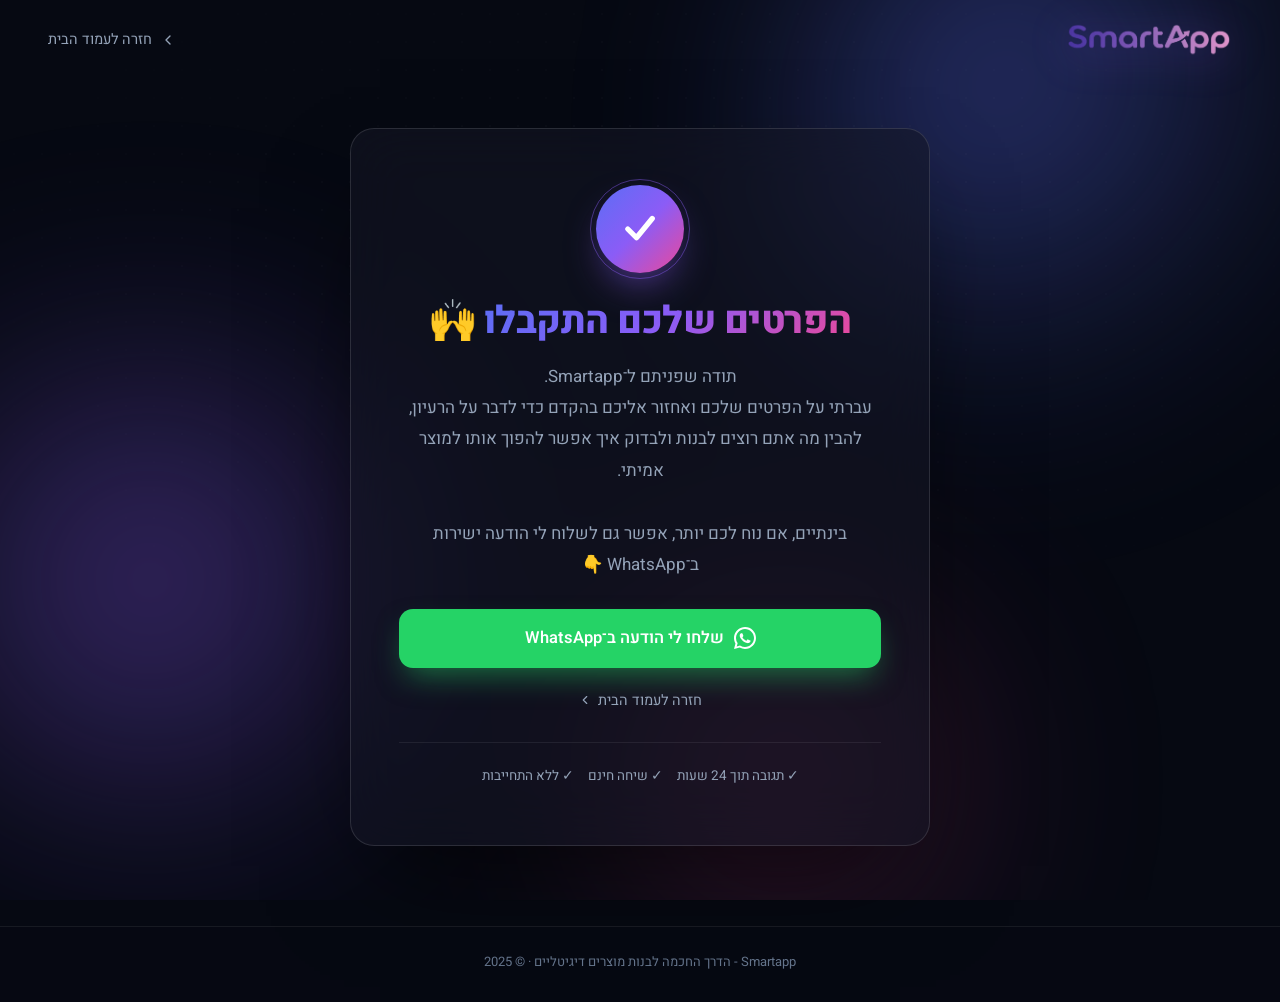
<file: thanks.html>
<!DOCTYPE html>
<html lang="he" dir="rtl">
<head>
  <meta charset="UTF-8" />
  <meta name="viewport" content="width=device-width, initial-scale=1.0" />
  <meta name="description" content="תודה שפניתם ל־Smartapp. נחזור אליכם בהקדם כדי לדבר על הרעיון ולבדוק איך אפשר להפוך אותו למוצר אמיתי." />
  <meta name="theme-color" content="#060912" />
  <meta name="robots" content="noindex" />

  <meta property="og:type" content="website" />
  <meta property="og:title" content="תודה - Smartapp" />
  <meta property="og:description" content="הפרטים שלכם התקבלו. אחזור אליכם בהקדם." />
  <meta property="og:locale" content="he_IL" />

  <title>תודה - Smartapp</title>

  <!-- Meta Pixel Code -->
  <script>
  !function(f,b,e,v,n,t,s)
  {if(f.fbq)return;n=f.fbq=function(){n.callMethod?
  n.callMethod.apply(n,arguments):n.queue.push(arguments)};
  if(!f._fbq)f._fbq=n;n.push=n;n.loaded=!0;n.version='2.0';
  n.queue=[];t=b.createElement(e);t.async=!0;
  t.src=v;s=b.getElementsByTagName(e)[0];
  s.parentNode.insertBefore(t,s)}(window, document,'script',
  'https://connect.facebook.net/en_US/fbevents.js');
  fbq('init', '927466713495814');
  fbq('track', 'PageView');
  fbq('track', 'Lead');
  </script>
  <noscript><img height="1" width="1" style="display:none"
  src="https://www.facebook.com/tr?id=927466713495814&ev=PageView&noscript=1"
  /></noscript>
  <!-- End Meta Pixel Code -->

  <link rel="preconnect" href="https://fonts.googleapis.com" />
  <link rel="preconnect" href="https://fonts.gstatic.com" crossorigin />
  <link href="https://fonts.googleapis.com/css2?family=Heebo:wght@300;400;600;700;800&display=swap" rel="stylesheet" />

  <style>
    *, *::before, *::after { box-sizing: border-box; margin: 0; padding: 0; }

    :root {
      --bg: #060912;
      --bg-card: rgba(255,255,255,0.04);
      --accent-1: #5B6EF5;
      --accent-2: #8B5CF6;
      --accent-3: #EC4899;
      --gradient: linear-gradient(135deg, #5B6EF5, #8B5CF6, #EC4899);
      --text-primary: #F1F5F9;
      --text-muted: #94A3B8;
      --text-dim: #64748B;
      --border: rgba(255,255,255,0.07);
      --border-strong: rgba(255,255,255,0.12);
    }

    html { scroll-behavior: smooth; -webkit-text-size-adjust: 100%; }

    body {
      font-family: "Heebo", -apple-system, BlinkMacSystemFont, "Segoe UI", sans-serif;
      background-color: var(--bg);
      color: var(--text-primary);
      font-size: 17px;
      line-height: 1.75;
      min-height: 100vh;
      overflow-x: hidden;
      -webkit-font-smoothing: antialiased;
      -moz-osx-font-smoothing: grayscale;
      display: flex;
      flex-direction: column;
    }

    a { color: inherit; text-decoration: none; }
    img { display: block; max-width: 100%; }
    ::selection { background: rgba(139, 92, 246, 0.35); color: #fff; }

    /* Background orbs */
    .bg-stage {
      position: fixed;
      inset: 0;
      z-index: 0;
      pointer-events: none;
      overflow: hidden;
    }
    .orb {
      position: absolute;
      border-radius: 50%;
      filter: blur(120px);
      opacity: 0.55;
    }
    .orb-1 {
      width: 560px; height: 560px;
      background: radial-gradient(circle at 30% 30%, #5B6EF5, transparent 65%);
      top: -120px; right: -80px;
      animation: drift1 25s ease-in-out infinite alternate;
    }
    .orb-2 {
      width: 620px; height: 620px;
      background: radial-gradient(circle at 50% 50%, #8B5CF6, transparent 65%);
      top: 30%; left: -160px;
      animation: drift2 28s ease-in-out infinite alternate;
    }
    .orb-3 {
      width: 480px; height: 480px;
      background: radial-gradient(circle at 50% 50%, #EC4899, transparent 65%);
      bottom: -120px; right: 20%;
      animation: drift3 32s ease-in-out infinite alternate;
      opacity: 0.4;
    }
    @keyframes drift1 { 0%{transform:translate3d(0,0,0) scale(1)} 100%{transform:translate3d(-80px,80px,0) scale(1.15)} }
    @keyframes drift2 { 0%{transform:translate3d(0,0,0) scale(1)} 100%{transform:translate3d(120px,-60px,0) scale(1.1)} }
    @keyframes drift3 { 0%{transform:translate3d(0,0,0) scale(1)} 100%{transform:translate3d(-60px,-100px,0) scale(1.2)} }

    .bg-stage::after {
      content: "";
      position: absolute;
      inset: 0;
      background-image: radial-gradient(rgba(255,255,255,0.05) 1px, transparent 1px);
      background-size: 28px 28px;
      mask-image: radial-gradient(ellipse 80% 60% at 50% 30%, #000 30%, transparent 80%);
      -webkit-mask-image: radial-gradient(ellipse 80% 60% at 50% 30%, #000 30%, transparent 80%);
      opacity: 0.4;
    }

    /* Header */
    header {
      position: relative;
      z-index: 1;
      padding: 22px clamp(20px, 5vw, 48px);
      display: flex;
      align-items: center;
      justify-content: space-between;
    }
    .logo {
      display: inline-flex;
      align-items: center;
      gap: 10px;
    }
    .logo-img {
      display: block;
      height: 36px;
      width: auto;
      filter: drop-shadow(0 6px 20px rgba(139, 92, 246, 0.35));
    }
    .back-home {
      display: inline-flex;
      align-items: center;
      gap: 8px;
      font-size: 14.5px;
      color: var(--text-muted);
      transition: color 0.25s ease;
    }
    .back-home:hover { color: var(--text-primary); }
    .back-home svg { width: 16px; height: 16px; }

    /* Main content */
    main {
      position: relative;
      z-index: 1;
      flex: 1;
      display: flex;
      align-items: center;
      justify-content: center;
      padding: 48px clamp(20px, 5vw, 48px) 80px;
    }
    .thank-card {
      max-width: 580px;
      width: 100%;
      text-align: center;
      padding: clamp(36px, 5vw, 56px) clamp(24px, 4vw, 48px);
      border-radius: 24px;
      background: rgba(20, 22, 38, 0.55);
      border: 1px solid var(--border-strong);
      backdrop-filter: blur(28px);
      box-shadow: 0 50px 100px -30px rgba(0,0,0,0.65);
      animation: pop 0.7s cubic-bezier(.2,.7,.2,1);
    }
    @keyframes pop {
      from { opacity: 0; transform: translateY(20px) scale(0.97); }
      to   { opacity: 1; transform: translateY(0) scale(1); }
    }

    /* Animated success badge */
    .check-badge {
      width: 88px; height: 88px;
      border-radius: 50%;
      background: var(--gradient);
      margin: 0 auto 26px;
      display: inline-flex;
      align-items: center;
      justify-content: center;
      color: #fff;
      position: relative;
      box-shadow: 0 18px 40px -12px rgba(139, 92, 246, 0.65);
      animation: badgePop 0.7s cubic-bezier(.2,.7,.2,1) 0.15s both;
    }
    .check-badge::before {
      content: "";
      position: absolute;
      inset: -6px;
      border-radius: 50%;
      border: 1.5px solid rgba(139, 92, 246, 0.45);
      animation: ring 1.8s ease-out infinite;
    }
    .check-badge svg { width: 42px; height: 42px; }
    .check-badge path {
      stroke-dasharray: 30;
      stroke-dashoffset: 30;
      animation: draw 0.55s ease forwards 0.55s;
    }
    @keyframes draw { to { stroke-dashoffset: 0; } }
    @keyframes badgePop {
      0% { transform: scale(0.4); opacity: 0; }
      60% { transform: scale(1.12); opacity: 1; }
      100% { transform: scale(1); opacity: 1; }
    }
    @keyframes ring {
      0% { transform: scale(0.85); opacity: 0.9; }
      100% { transform: scale(1.5); opacity: 0; }
    }

    h1 {
      font-size: clamp(28px, 4vw, 38px);
      font-weight: 800;
      line-height: 1.2;
      letter-spacing: -0.5px;
      margin-bottom: 16px;
    }
    h1 .grad {
      background: var(--gradient);
      -webkit-background-clip: text;
      background-clip: text;
      color: transparent;
    }
    .body-text {
      color: var(--text-muted);
      font-size: clamp(15px, 1.6vw, 17px);
      line-height: 1.85;
      margin-bottom: 28px;
    }

    .wa-btn {
      display: inline-flex;
      align-items: center;
      justify-content: center;
      gap: 10px;
      width: 100%;
      padding: 15px 22px;
      border-radius: 14px;
      background: #25D366;
      color: #fff;
      font-weight: 600;
      font-size: 16.5px;
      transition: transform 0.25s ease, box-shadow 0.25s ease;
      box-shadow: 0 14px 30px -8px rgba(37, 211, 102, 0.5);
    }
    .wa-btn:hover {
      transform: translateY(-2px);
      box-shadow: 0 20px 38px -10px rgba(37, 211, 102, 0.65);
    }
    .wa-btn svg { width: 22px; height: 22px; }

    .secondary-link {
      display: inline-flex;
      align-items: center;
      gap: 6px;
      margin-top: 20px;
      font-size: 14.5px;
      color: var(--text-muted);
      transition: color 0.25s ease;
    }
    .secondary-link:hover { color: var(--text-primary); }
    .secondary-link svg { width: 14px; height: 14px; }

    .trust {
      margin-top: 28px;
      padding-top: 22px;
      border-top: 1px solid var(--border);
      display: flex;
      gap: 14px;
      justify-content: center;
      flex-wrap: wrap;
      color: var(--text-muted);
      font-size: 13.5px;
    }

    /* Footer */
    footer {
      position: relative;
      z-index: 1;
      padding: 24px clamp(20px, 5vw, 48px) 28px;
      text-align: center;
      color: var(--text-dim);
      font-size: 13px;
      border-top: 1px solid var(--border);
      background: rgba(6, 9, 18, 0.5);
    }

    @media (prefers-reduced-motion: reduce) {
      *, *::before, *::after {
        animation-duration: 0.001ms !important;
        transition-duration: 0.001ms !important;
      }
    }
  </style>
</head>
<body>

  <div class="bg-stage" aria-hidden="true">
    <div class="orb orb-1"></div>
    <div class="orb orb-2"></div>
    <div class="orb orb-3"></div>
  </div>

  <header>
    <a href="index.html" class="logo" aria-label="Smartapp">
      <img src="assets/logo.png" alt="Smartapp" class="logo-img" />
    </a>
    <a href="index.html" class="back-home">
      <svg viewBox="0 0 24 24" fill="none" stroke="currentColor" stroke-width="2" stroke-linecap="round" stroke-linejoin="round" aria-hidden="true"><path d="M15 6l-6 6 6 6"/></svg>
      חזרה לעמוד הבית
    </a>
  </header>

  <main>
    <div class="thank-card">
      <div class="check-badge" aria-hidden="true">
        <svg viewBox="0 0 24 24" fill="none" stroke="currentColor" stroke-width="3" stroke-linecap="round" stroke-linejoin="round">
          <path d="M5 12l5 5 9-11"/>
        </svg>
      </div>

      <h1><span class="grad">הפרטים שלכם התקבלו</span> 🙌</h1>

      <p class="body-text">
        תודה שפניתם ל־Smartapp.<br/>
        עברתי על הפרטים שלכם ואחזור אליכם בהקדם
        כדי לדבר על הרעיון, להבין מה אתם רוצים לבנות
        ולבדוק איך אפשר להפוך אותו למוצר אמיתי.
        <br/><br/>
        בינתיים, אם נוח לכם יותר, אפשר גם לשלוח לי הודעה ישירות ב־WhatsApp 👇
      </p>

      <a class="wa-btn" href="https://wa.me/972543368543?text=%D7%94%D7%99%D7%99%20%D7%A1%D7%9E%D7%95%D7%90%D7%9C%20%F0%9F%91%8B%0A%D7%94%D7%A9%D7%90%D7%A8%D7%AA%D7%99%20%D7%A2%D7%9B%D7%A9%D7%99%D7%95%20%D7%A4%D7%A8%D7%98%D7%99%D7%9D%20%D7%91%D7%90%D7%AA%D7%A8%20%D7%A9%D7%9C%20Smartapp.%0A%D7%99%D7%A9%20%D7%9C%D7%99%20%D7%A8%D7%A2%D7%99%D7%95%D7%9F%20%D7%9C%20%D7%95%D7%90%D7%A9%D7%9E%D7%97%20%D7%9C%D7%93%D7%91%D7%A8%20%D7%90%D7%99%D7%AA%D7%9A%20%D7%9B%D7%93%D7%99%20%D7%9C%D7%94%D7%91%D7%99%D7%9F%20%D7%90%D7%99%D7%9A%20%D7%90%D7%A4%D7%A9%D7%A8%20%D7%9C%D7%94%D7%A4%D7%95%D7%9A%20%D7%90%D7%95%D7%AA%D7%95%20%D7%9C%D7%9E%D7%95%D7%A6%D7%A8%20%D7%90%D7%9E%D7%99%D7%AA%D7%99." target="_blank" rel="noopener">
        <svg viewBox="0 0 24 24" fill="currentColor" aria-hidden="true"><path d="M20.52 3.48A11.95 11.95 0 0012 0C5.37 0 0 5.37 0 12c0 2.1.55 4.16 1.6 5.97L0 24l6.18-1.62A11.96 11.96 0 0012 24c6.63 0 12-5.37 12-12 0-3.2-1.25-6.21-3.48-8.52zM12 21.82a9.8 9.8 0 01-4.99-1.36l-.36-.21-3.67.96.98-3.58-.23-.37A9.78 9.78 0 012.18 12C2.18 6.59 6.59 2.18 12 2.18S21.82 6.59 21.82 12 17.41 21.82 12 21.82zm5.39-7.34c-.29-.15-1.73-.85-2-.95-.27-.1-.46-.15-.65.15-.19.29-.74.95-.91 1.14-.17.19-.34.21-.63.07-.29-.14-1.22-.45-2.32-1.44-.86-.77-1.43-1.71-1.6-2-.17-.29-.02-.45.13-.6.13-.13.29-.34.43-.51.14-.17.19-.29.29-.48.1-.19.05-.36-.02-.51-.07-.14-.65-1.56-.89-2.13-.23-.55-.47-.48-.65-.49h-.55c-.19 0-.5.07-.76.36-.26.29-1 .98-1 2.4 0 1.42 1.03 2.79 1.18 2.98.14.19 2.04 3.11 4.94 4.36.69.3 1.23.48 1.65.61.69.22 1.32.19 1.81.12.55-.08 1.73-.71 1.97-1.4.24-.69.24-1.27.17-1.4-.07-.13-.26-.21-.55-.36z"/></svg>
        שלחו לי הודעה ב־WhatsApp
      </a>

      <div>
        <a href="index.html" class="secondary-link">
          חזרה לעמוד הבית
          <svg viewBox="0 0 24 24" fill="none" stroke="currentColor" stroke-width="2" stroke-linecap="round" stroke-linejoin="round" aria-hidden="true"><path d="M15 6l-6 6 6 6"/></svg>
        </a>
      </div>

      <div class="trust">
        <span>✓ תגובה תוך 24 שעות</span>
        <span>✓ שיחה חינם</span>
        <span>✓ ללא התחייבות</span>
      </div>
    </div>
  </main>

  <footer>
    Smartapp - הדרך החכמה לבנות מוצרים דיגיטליים  ·  © 2025
  </footer>

</body>
</html>
</file>
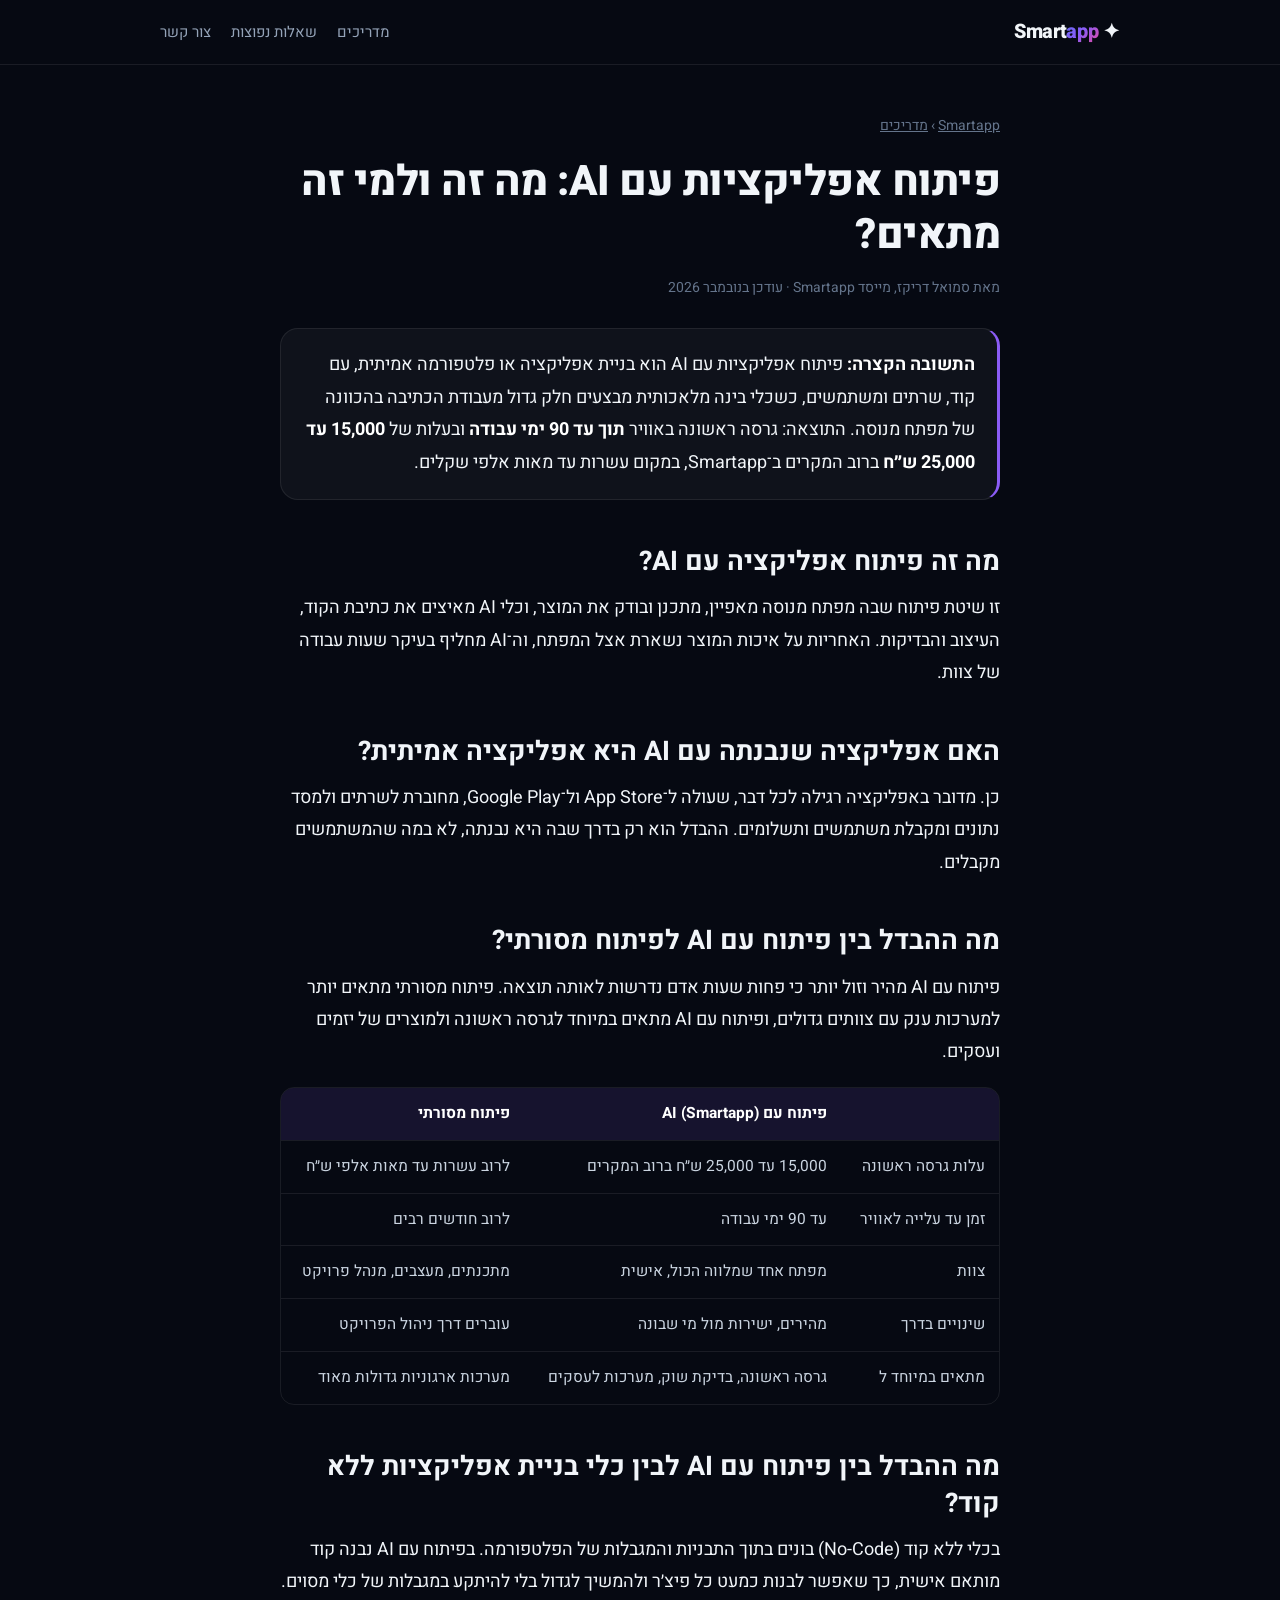
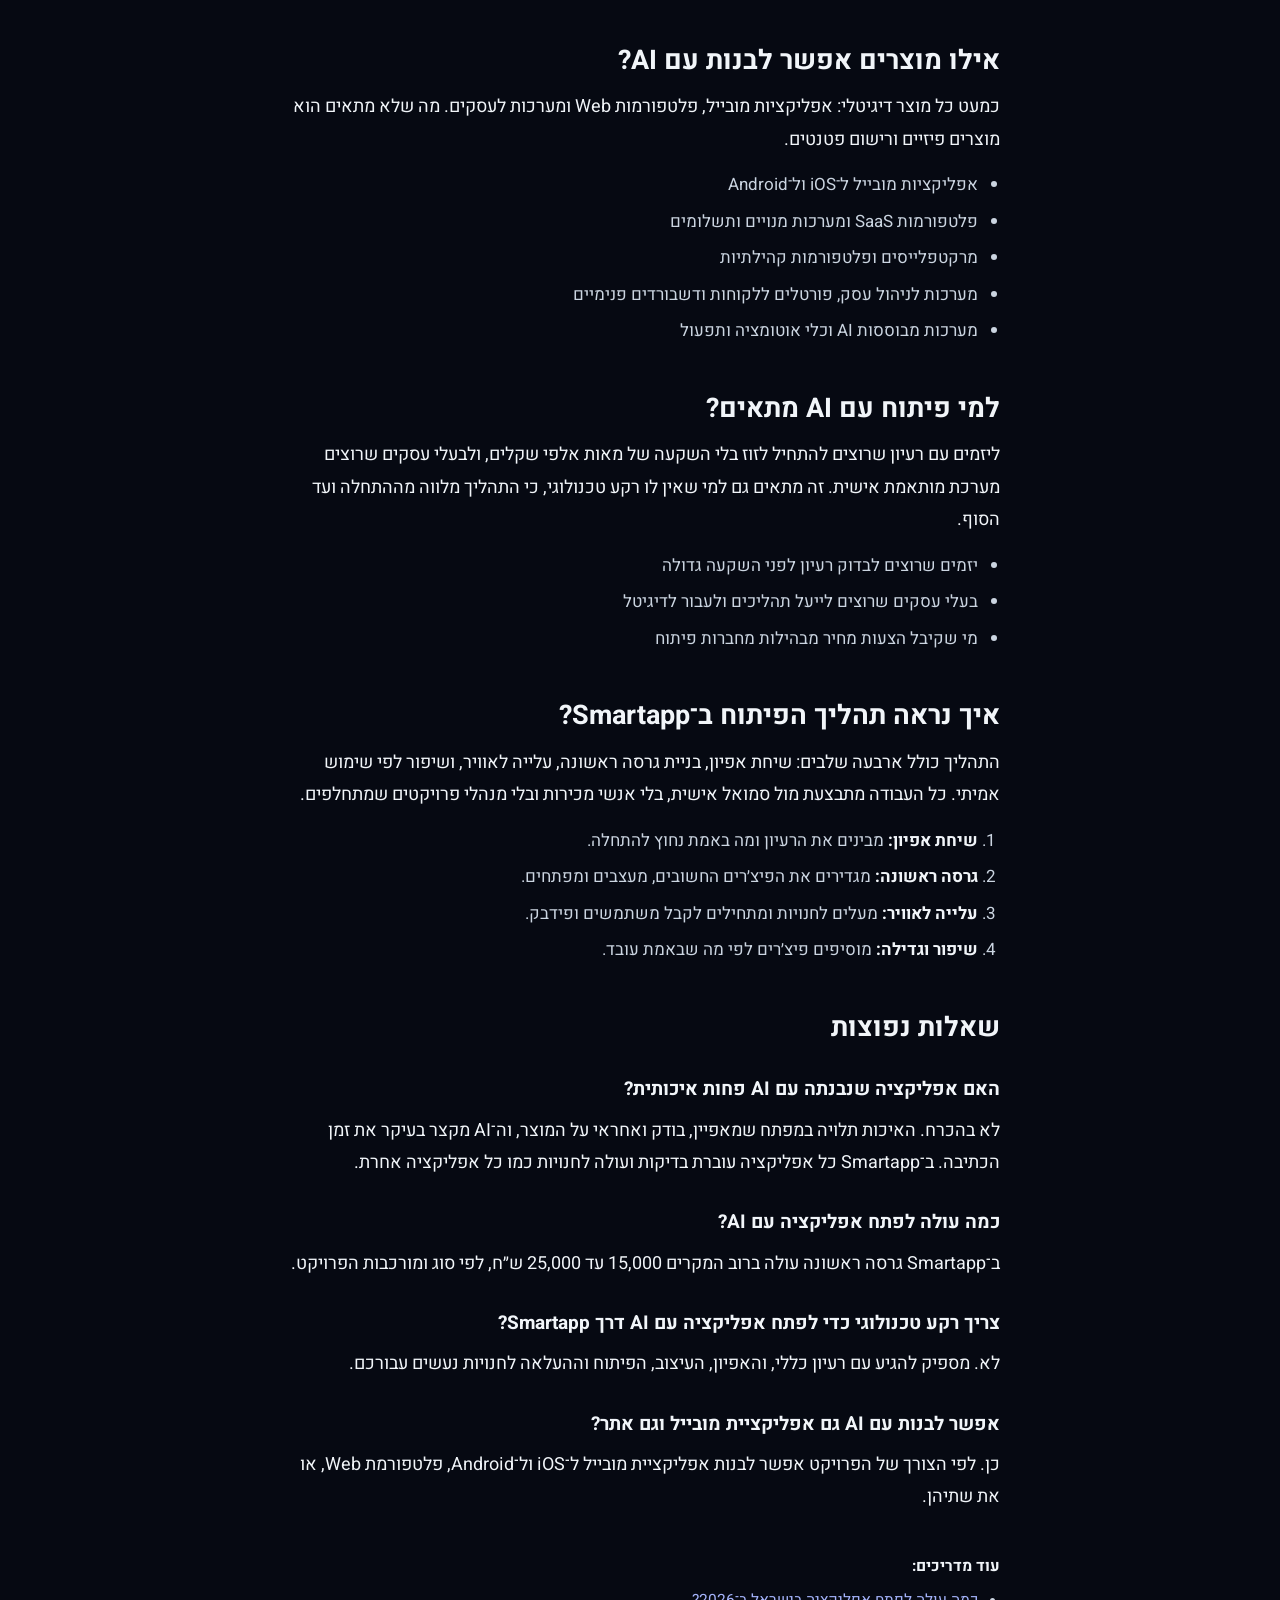
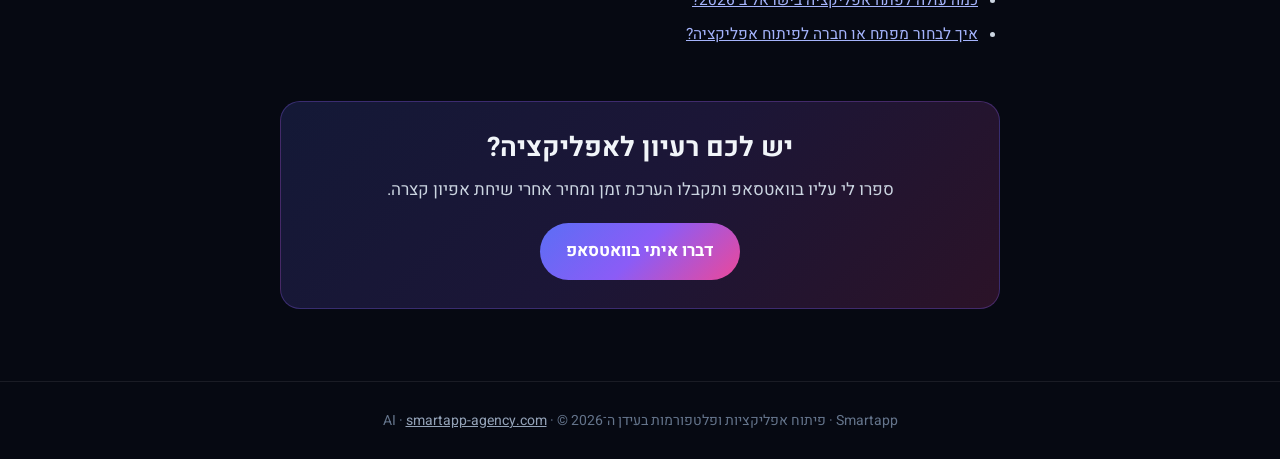
<file: guides/ai-app-development.html>
<!DOCTYPE html>
<html lang="he" dir="rtl">
<head>
  <meta charset="UTF-8" />
  <meta name="viewport" content="width=device-width, initial-scale=1.0" />
  <title>פיתוח אפליקציות עם AI: מה זה ולמי זה מתאים? | Smartapp</title>
  <meta name="description" content="פיתוח אפליקציות עם AI הוא בניית אפליקציה אמיתית בעזרת כלי בינה מלאכותית, מהר יותר ובעלות נמוכה משמעותית. ההבדלים מפיתוח מסורתי, מה אפשר לבנות ולמי זה מתאים." />
  <link rel="canonical" href="https://smartapp-agency.com/guides/ai-app-development" />
  <meta name="theme-color" content="#060912" />
  <meta property="og:type" content="article" />
  <meta property="og:title" content="פיתוח אפליקציות עם AI: מה זה ולמי זה מתאים?" />
  <meta property="og:description" content="פיתוח אפליקציות עם AI הוא בניית אפליקציה אמיתית בעזרת כלי בינה מלאכותית, מהר יותר ובעלות נמוכה משמעותית. ההבדלים מפיתוח מסורתי, מה אפשר לבנות ולמי זה מתאים." />
  <meta property="og:url" content="https://smartapp-agency.com/guides/ai-app-development" />
  <meta property="og:image" content="https://smartapp-agency.com/assets/logo.png" />
  <meta property="og:locale" content="he_IL" />
  <meta property="og:site_name" content="Smartapp" />
  <link rel="icon" href="/assets/logo.png" />
  <link rel="preconnect" href="https://fonts.googleapis.com" />
  <link rel="preconnect" href="https://fonts.gstatic.com" crossorigin />
  <link href="https://fonts.googleapis.com/css2?family=Heebo:wght@400;700;800&display=swap" rel="stylesheet" />
  <link rel="stylesheet" href="/assets/guides-v1.css" />
  <script type="application/ld+json">
{
  "@context": "https://schema.org",
  "@graph": [
    {
      "@type": "Article",
      "@id": "https://smartapp-agency.com/guides/ai-app-development#article",
      "headline": "פיתוח אפליקציות עם AI: מה זה ולמי זה מתאים?",
      "description": "פיתוח אפליקציות עם AI הוא בניית אפליקציה אמיתית בעזרת כלי בינה מלאכותית, מהר יותר ובעלות נמוכה משמעותית. ההבדלים מפיתוח מסורתי, מה אפשר לבנות ולמי זה מתאים.",
      "inLanguage": "he-IL",
      "datePublished": "2026-11-23",
      "dateModified": "2026-11-23",
      "mainEntityOfPage": "https://smartapp-agency.com/guides/ai-app-development",
      "author": {
        "@type": "Person",
        "@id": "https://smartapp-agency.com/#samuel",
        "name": "סמואל דריקז",
        "url": "https://smartapp-agency.com/#about"
      },
      "publisher": {
        "@id": "https://smartapp-agency.com/#org"
      }
    },
    {
      "@type": "FAQPage",
      "@id": "https://smartapp-agency.com/guides/ai-app-development#faq",
      "mainEntity": [
        {
          "@type": "Question",
          "name": "האם אפליקציה שנבנתה עם AI פחות איכותית?",
          "acceptedAnswer": {
            "@type": "Answer",
            "text": "לא בהכרח. האיכות תלויה במפתח שמאפיין, בודק ואחראי על המוצר, וה־AI מקצר בעיקר את זמן הכתיבה. ב־Smartapp כל אפליקציה עוברת בדיקות ועולה לחנויות כמו כל אפליקציה אחרת."
          }
        },
        {
          "@type": "Question",
          "name": "כמה עולה לפתח אפליקציה עם AI?",
          "acceptedAnswer": {
            "@type": "Answer",
            "text": "ב־Smartapp גרסה ראשונה עולה ברוב המקרים 15,000 עד 25,000 ש״ח, לפי סוג ומורכבות הפרויקט."
          }
        },
        {
          "@type": "Question",
          "name": "צריך רקע טכנולוגי כדי לפתח אפליקציה עם AI דרך Smartapp?",
          "acceptedAnswer": {
            "@type": "Answer",
            "text": "לא. מספיק להגיע עם רעיון כללי, והאפיון, העיצוב, הפיתוח וההעלאה לחנויות נעשים עבורכם."
          }
        },
        {
          "@type": "Question",
          "name": "אפשר לבנות עם AI גם אפליקציית מובייל וגם אתר?",
          "acceptedAnswer": {
            "@type": "Answer",
            "text": "כן. לפי הצורך של הפרויקט אפשר לבנות אפליקציית מובייל ל־iOS ול־Android, פלטפורמת Web, או את שתיהן."
          }
        }
      ]
    },
    {
      "@type": "BreadcrumbList",
      "itemListElement": [
        {
          "@type": "ListItem",
          "position": 1,
          "name": "Smartapp",
          "item": "https://smartapp-agency.com/"
        },
        {
          "@type": "ListItem",
          "position": 2,
          "name": "מדריכים",
          "item": "https://smartapp-agency.com/guides"
        },
        {
          "@type": "ListItem",
          "position": 3,
          "name": "פיתוח אפליקציות עם AI: מה זה ולמי זה מתאים?",
          "item": "https://smartapp-agency.com/guides/ai-app-development"
        }
      ]
    }
  ]
}
  </script>
</head>
<body>
  <header class="top">
    <div class="wrap">
      <a class="logo" href="/">✦ Smart<span>app</span></a>
      <nav aria-label="ניווט ראשי">
        <a href="/guides">מדריכים</a>
        <a class="hide-sm" href="/#faq">שאלות נפוצות</a>
        <a href="/#contact">צור קשר</a>
      </nav>
    </div>
  </header>
  <main>
    <article class="wrap">
      <div class="crumbs"><a href="/">Smartapp</a> › <a href="/guides">מדריכים</a></div>
      <h1>פיתוח אפליקציות עם AI: מה זה ולמי זה מתאים?</h1>
      <div class="meta">מאת סמואל דריקז, מייסד Smartapp · עודכן בנובמבר 2026</div>
      <div class="lead"><strong>התשובה הקצרה:</strong> פיתוח אפליקציות עם AI הוא בניית אפליקציה או פלטפורמה אמיתית, עם קוד, שרתים ומשתמשים, כשכלי בינה מלאכותית מבצעים חלק גדול מעבודת הכתיבה בהכוונה של מפתח מנוסה. התוצאה: גרסה ראשונה באוויר <strong>תוך עד 90 ימי עבודה</strong> ובעלות של <strong>15,000 עד 25,000 ש״ח</strong> ברוב המקרים ב־Smartapp, במקום עשרות עד מאות אלפי שקלים.</div>

      <h2>מה זה פיתוח אפליקציה עם AI?</h2>
      <p class="answer">זו שיטת פיתוח שבה מפתח מנוסה מאפיין, מתכנן ובודק את המוצר, וכלי AI מאיצים את כתיבת הקוד, העיצוב והבדיקות. האחריות על איכות המוצר נשארת אצל המפתח, וה־AI מחליף בעיקר שעות עבודה של צוות.</p>

      <h2>האם אפליקציה שנבנתה עם AI היא אפליקציה אמיתית?</h2>
      <p class="answer">כן. מדובר באפליקציה רגילה לכל דבר, שעולה ל־App Store ול־Google Play, מחוברת לשרתים ולמסד נתונים ומקבלת משתמשים ותשלומים. ההבדל הוא רק בדרך שבה היא נבנתה, לא במה שהמשתמשים מקבלים.</p>

      <h2>מה ההבדל בין פיתוח עם AI לפיתוח מסורתי?</h2>
      <p class="answer">פיתוח עם AI מהיר וזול יותר כי פחות שעות אדם נדרשות לאותה תוצאה. פיתוח מסורתי מתאים יותר למערכות ענק עם צוותים גדולים, ופיתוח עם AI מתאים במיוחד לגרסה ראשונה ולמוצרים של יזמים ועסקים.</p>
      <div class="table-scroll"><table><thead><tr><th></th><th>פיתוח עם AI (Smartapp)</th><th>פיתוח מסורתי</th></tr></thead><tbody><tr><td>עלות גרסה ראשונה</td><td>15,000 עד 25,000 ש״ח ברוב המקרים</td><td>לרוב עשרות עד מאות אלפי ש״ח</td></tr><tr><td>זמן עד עלייה לאוויר</td><td>עד 90 ימי עבודה</td><td>לרוב חודשים רבים</td></tr><tr><td>צוות</td><td>מפתח אחד שמלווה הכול, אישית</td><td>מתכנתים, מעצבים, מנהל פרויקט</td></tr><tr><td>שינויים בדרך</td><td>מהירים, ישירות מול מי שבונה</td><td>עוברים דרך ניהול הפרויקט</td></tr><tr><td>מתאים במיוחד ל</td><td>גרסה ראשונה, בדיקת שוק, מערכות לעסקים</td><td>מערכות ארגוניות גדולות מאוד</td></tr></tbody></table></div>

      <h2>מה ההבדל בין פיתוח עם AI לבין כלי בניית אפליקציות ללא קוד?</h2>
      <p class="answer">בכלי ללא קוד (No-Code) בונים בתוך התבניות והמגבלות של הפלטפורמה. בפיתוח עם AI נבנה קוד מותאם אישית, כך שאפשר לבנות כמעט כל פיצ׳ר ולהמשיך לגדול בלי להיתקע במגבלות של כלי מסוים.</p>

      <h2>אילו מוצרים אפשר לבנות עם AI?</h2>
      <p class="answer">כמעט כל מוצר דיגיטלי: אפליקציות מובייל, פלטפורמות Web ומערכות לעסקים. מה שלא מתאים הוא מוצרים פיזיים ורישום פטנטים.</p>
      <ul>
        <li>אפליקציות מובייל ל־iOS ול־Android</li>
        <li>פלטפורמות SaaS ומערכות מנויים ותשלומים</li>
        <li>מרקטפלייסים ופלטפורמות קהילתיות</li>
        <li>מערכות לניהול עסק, פורטלים ללקוחות ודשבורדים פנימיים</li>
        <li>מערכות מבוססות AI וכלי אוטומציה ותפעול</li>
      </ul>

      <h2>למי פיתוח עם AI מתאים?</h2>
      <p class="answer">ליזמים עם רעיון שרוצים להתחיל לזוז בלי השקעה של מאות אלפי שקלים, ולבעלי עסקים שרוצים מערכת מותאמת אישית. זה מתאים גם למי שאין לו רקע טכנולוגי, כי התהליך מלווה מההתחלה ועד הסוף.</p>
      <ul>
        <li>יזמים שרוצים לבדוק רעיון לפני השקעה גדולה</li>
        <li>בעלי עסקים שרוצים לייעל תהליכים ולעבור לדיגיטל</li>
        <li>מי שקיבל הצעות מחיר מבהילות מחברות פיתוח</li>
      </ul>

      <h2>איך נראה תהליך הפיתוח ב־Smartapp?</h2>
      <p class="answer">התהליך כולל ארבעה שלבים: שיחת אפיון, בניית גרסה ראשונה, עלייה לאוויר, ושיפור לפי שימוש אמיתי. כל העבודה מתבצעת מול סמואל אישית, בלי אנשי מכירות ובלי מנהלי פרויקטים שמתחלפים.</p>
      <ol>
        <li><strong>שיחת אפיון:</strong> מבינים את הרעיון ומה באמת נחוץ להתחלה.</li>
        <li><strong>גרסה ראשונה:</strong> מגדירים את הפיצ׳רים החשובים, מעצבים ומפתחים.</li>
        <li><strong>עלייה לאוויר:</strong> מעלים לחנויות ומתחילים לקבל משתמשים ופידבק.</li>
        <li><strong>שיפור וגדילה:</strong> מוסיפים פיצ׳רים לפי מה שבאמת עובד.</li>
      </ol>

      <h2>שאלות נפוצות</h2>
<h3>האם אפליקציה שנבנתה עם AI פחות איכותית?</h3>
<p class="answer">לא בהכרח. האיכות תלויה במפתח שמאפיין, בודק ואחראי על המוצר, וה־AI מקצר בעיקר את זמן הכתיבה. ב־Smartapp כל אפליקציה עוברת בדיקות ועולה לחנויות כמו כל אפליקציה אחרת.</p>
<h3>כמה עולה לפתח אפליקציה עם AI?</h3>
<p class="answer">ב־Smartapp גרסה ראשונה עולה ברוב המקרים 15,000 עד 25,000 ש״ח, לפי סוג ומורכבות הפרויקט.</p>
<h3>צריך רקע טכנולוגי כדי לפתח אפליקציה עם AI דרך Smartapp?</h3>
<p class="answer">לא. מספיק להגיע עם רעיון כללי, והאפיון, העיצוב, הפיתוח וההעלאה לחנויות נעשים עבורכם.</p>
<h3>אפשר לבנות עם AI גם אפליקציית מובייל וגם אתר?</h3>
<p class="answer">כן. לפי הצורך של הפרויקט אפשר לבנות אפליקציית מובייל ל־iOS ול־Android, פלטפורמת Web, או את שתיהן.</p>

      <div class="related"><strong>עוד מדריכים:</strong><ul><li><a href="/guides/app-development-cost">כמה עולה לפתח אפליקציה בישראל ב־2026?</a></li><li><a href="/guides/choose-app-developer">איך לבחור מפתח או חברה לפיתוח אפליקציה?</a></li></ul></div>
      <div class="cta">
        <h2>יש לכם רעיון לאפליקציה?</h2>
        <p>ספרו לי עליו בוואטסאפ ותקבלו הערכת זמן ומחיר אחרי שיחת אפיון קצרה.</p>
        <a class="btn" href="https://wa.me/972543368543" target="_blank" rel="noopener">דברו איתי בוואטסאפ</a>
      </div>
    </article>
  </main>
  <footer>
    <div class="wrap">Smartapp · פיתוח אפליקציות ופלטפורמות בעידן ה־AI · <a href="/">smartapp-agency.com</a> · © 2026</div>
  </footer>
</body>
</html>
</file>
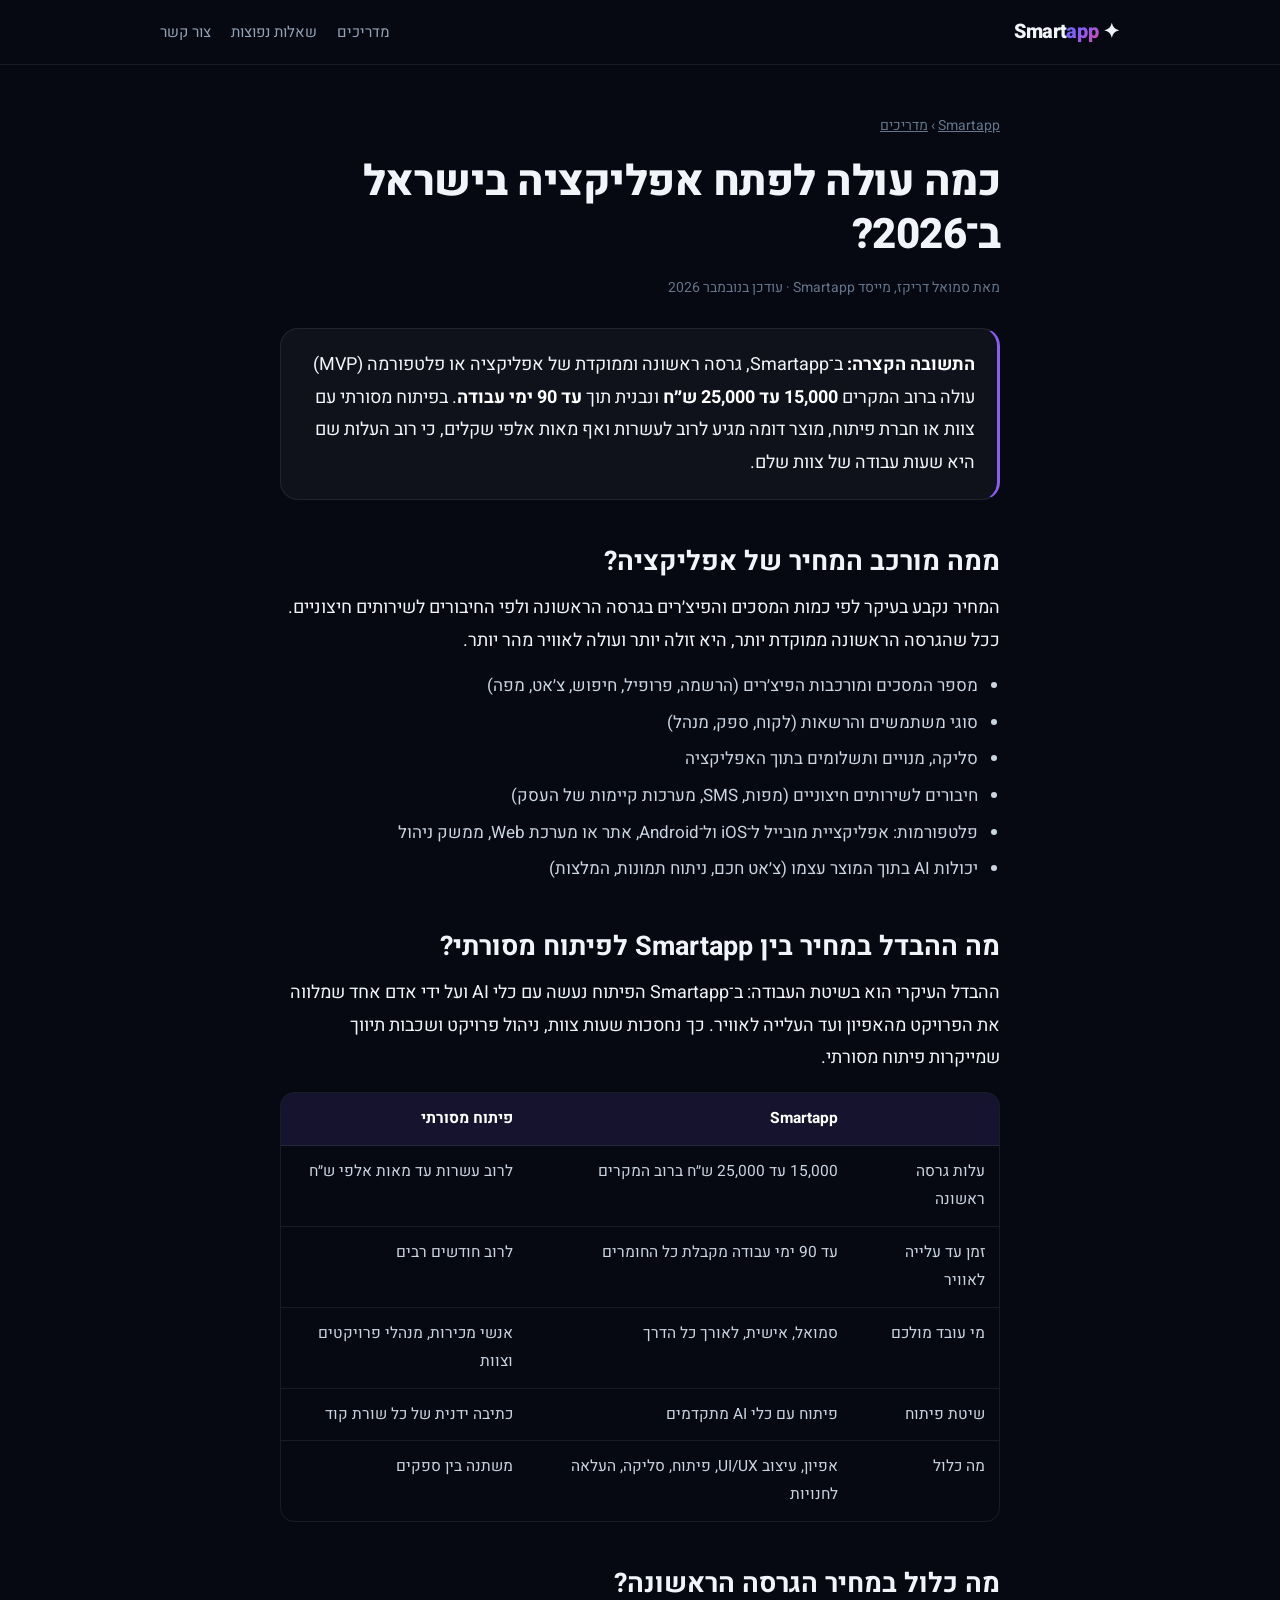
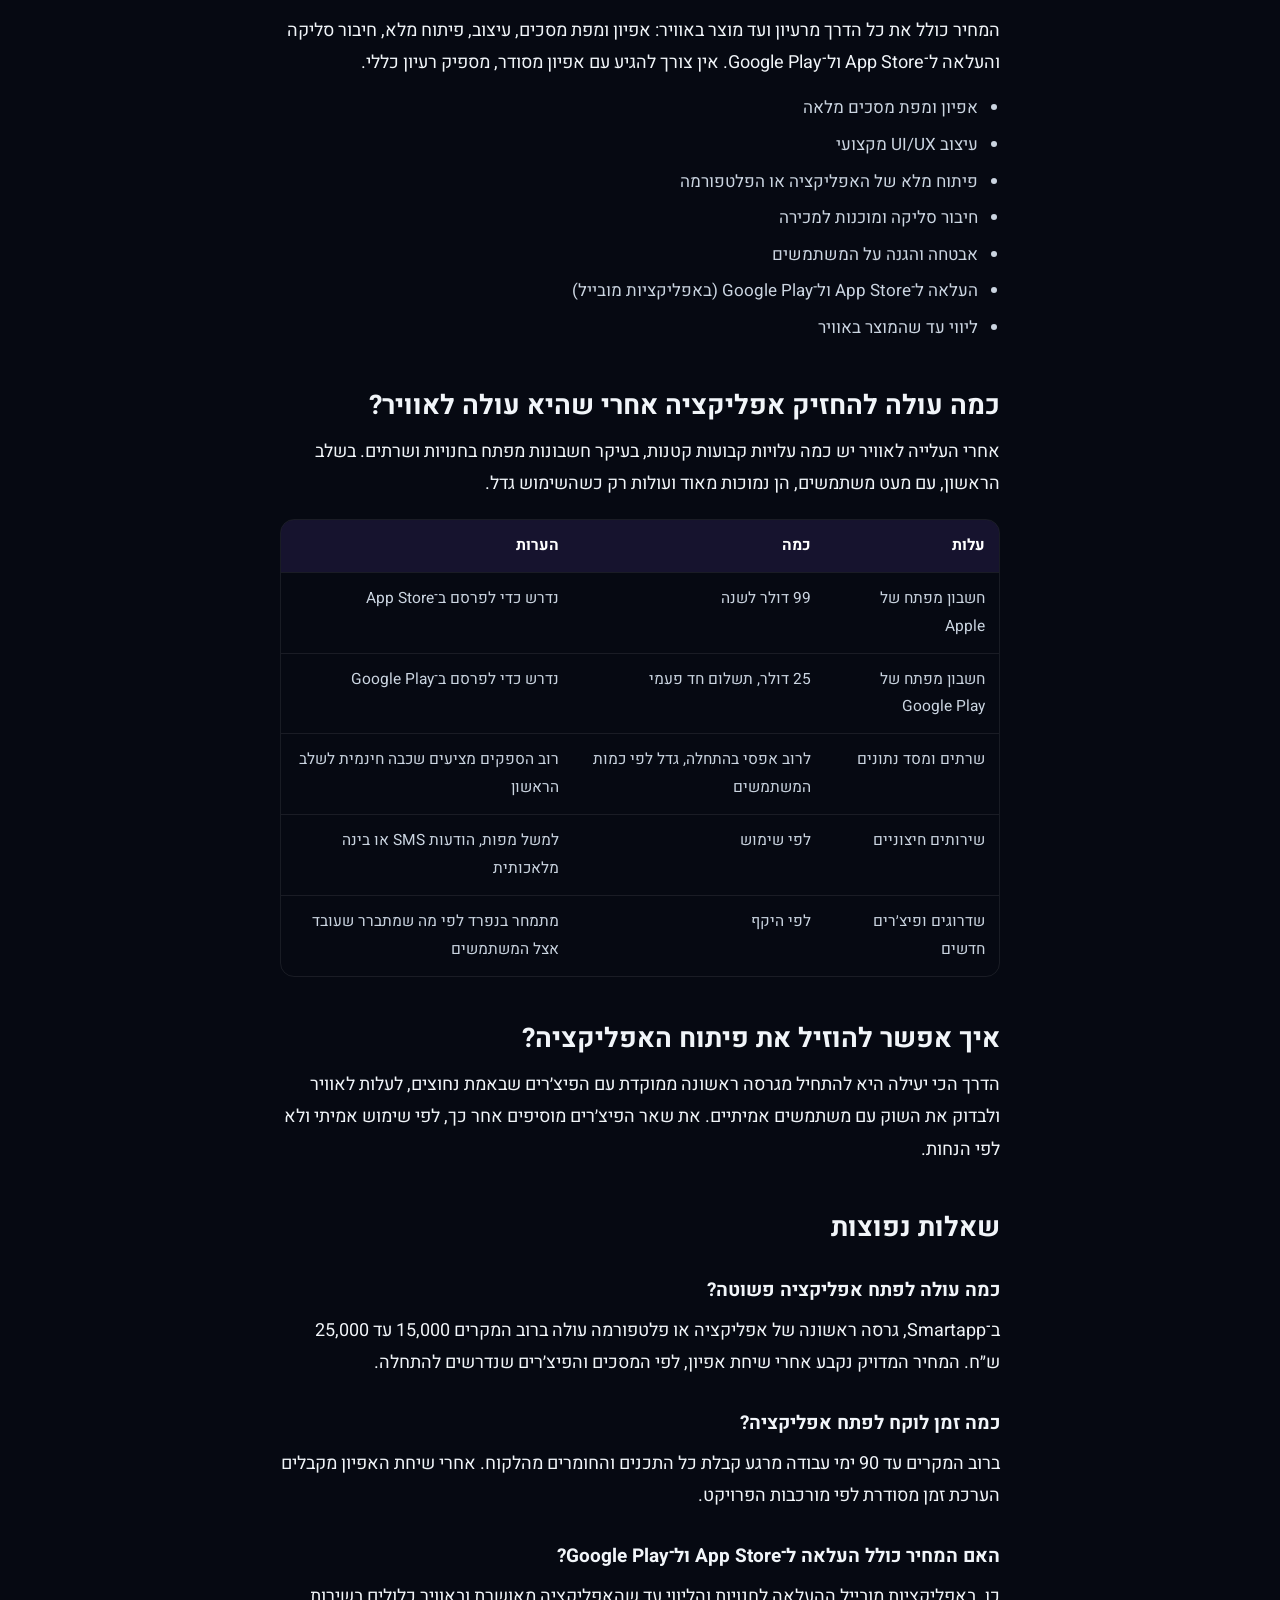
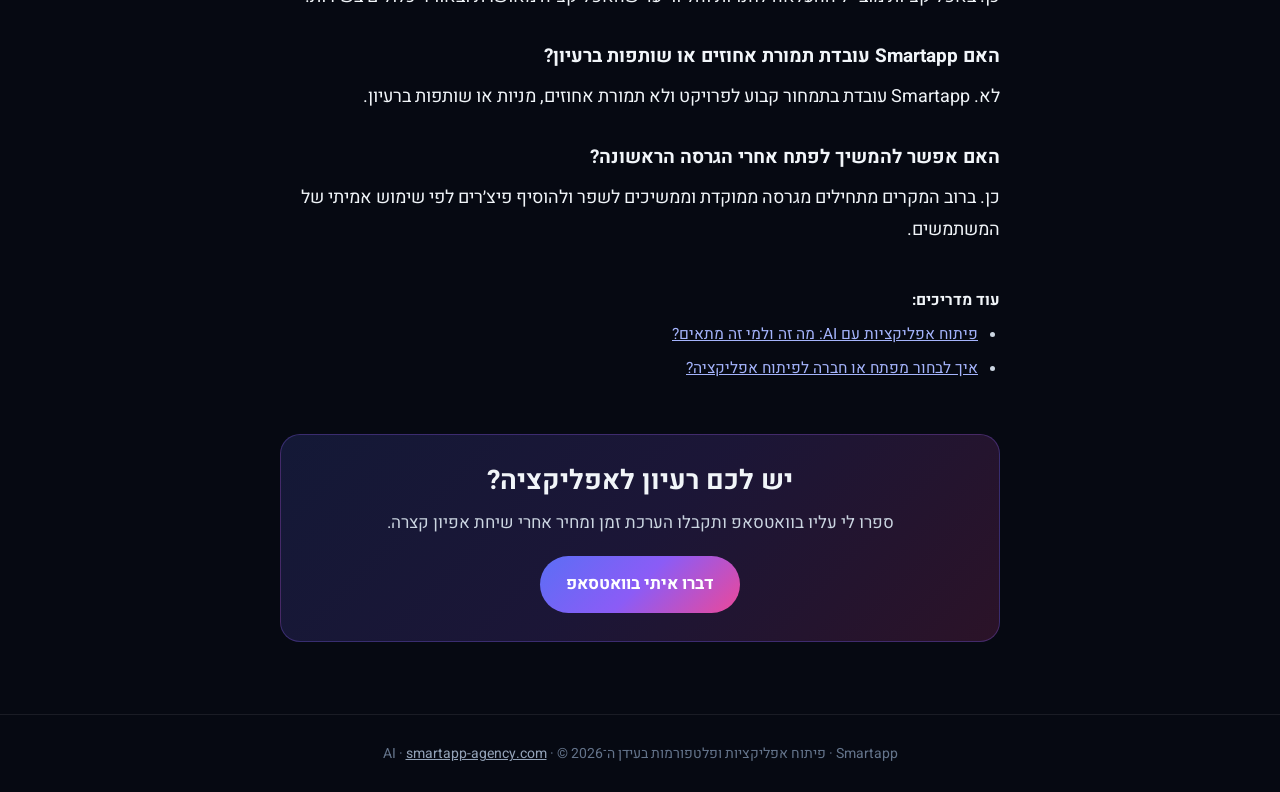
<file: guides/app-development-cost.html>
<!DOCTYPE html>
<html lang="he" dir="rtl">
<head>
  <meta charset="UTF-8" />
  <meta name="viewport" content="width=device-width, initial-scale=1.0" />
  <title>כמה עולה לפתח אפליקציה בישראל ב־2026? | Smartapp</title>
  <meta name="description" content="גרסה ראשונה של אפליקציה או פלטפורמה ב־Smartapp עולה לרוב 15,000 עד 25,000 ש״ח ונבנית תוך עד 90 ימי עבודה. מה משפיע על המחיר, מה כלול וכמה עולה תחזוקה." />
  <link rel="canonical" href="https://smartapp-agency.com/guides/app-development-cost" />
  <meta name="theme-color" content="#060912" />
  <meta property="og:type" content="article" />
  <meta property="og:title" content="כמה עולה לפתח אפליקציה בישראל ב־2026?" />
  <meta property="og:description" content="גרסה ראשונה של אפליקציה או פלטפורמה ב־Smartapp עולה לרוב 15,000 עד 25,000 ש״ח ונבנית תוך עד 90 ימי עבודה. מה משפיע על המחיר, מה כלול וכמה עולה תחזוקה." />
  <meta property="og:url" content="https://smartapp-agency.com/guides/app-development-cost" />
  <meta property="og:image" content="https://smartapp-agency.com/assets/logo.png" />
  <meta property="og:locale" content="he_IL" />
  <meta property="og:site_name" content="Smartapp" />
  <link rel="icon" href="/assets/logo.png" />
  <link rel="preconnect" href="https://fonts.googleapis.com" />
  <link rel="preconnect" href="https://fonts.gstatic.com" crossorigin />
  <link href="https://fonts.googleapis.com/css2?family=Heebo:wght@400;700;800&display=swap" rel="stylesheet" />
  <link rel="stylesheet" href="/assets/guides-v1.css" />
  <script type="application/ld+json">
{
  "@context": "https://schema.org",
  "@graph": [
    {
      "@type": "Article",
      "@id": "https://smartapp-agency.com/guides/app-development-cost#article",
      "headline": "כמה עולה לפתח אפליקציה בישראל ב־2026?",
      "description": "גרסה ראשונה של אפליקציה או פלטפורמה ב־Smartapp עולה לרוב 15,000 עד 25,000 ש״ח ונבנית תוך עד 90 ימי עבודה. מה משפיע על המחיר, מה כלול וכמה עולה תחזוקה.",
      "inLanguage": "he-IL",
      "datePublished": "2026-11-23",
      "dateModified": "2026-11-23",
      "mainEntityOfPage": "https://smartapp-agency.com/guides/app-development-cost",
      "author": {
        "@type": "Person",
        "@id": "https://smartapp-agency.com/#samuel",
        "name": "סמואל דריקז",
        "url": "https://smartapp-agency.com/#about"
      },
      "publisher": {
        "@id": "https://smartapp-agency.com/#org"
      }
    },
    {
      "@type": "FAQPage",
      "@id": "https://smartapp-agency.com/guides/app-development-cost#faq",
      "mainEntity": [
        {
          "@type": "Question",
          "name": "כמה עולה לפתח אפליקציה פשוטה?",
          "acceptedAnswer": {
            "@type": "Answer",
            "text": "ב־Smartapp, גרסה ראשונה של אפליקציה או פלטפורמה עולה ברוב המקרים 15,000 עד 25,000 ש״ח. המחיר המדויק נקבע אחרי שיחת אפיון, לפי המסכים והפיצ׳רים שנדרשים להתחלה."
          }
        },
        {
          "@type": "Question",
          "name": "כמה זמן לוקח לפתח אפליקציה?",
          "acceptedAnswer": {
            "@type": "Answer",
            "text": "ברוב המקרים עד 90 ימי עבודה מרגע קבלת כל התכנים והחומרים מהלקוח. אחרי שיחת האפיון מקבלים הערכת זמן מסודרת לפי מורכבות הפרויקט."
          }
        },
        {
          "@type": "Question",
          "name": "האם המחיר כולל העלאה ל־App Store ול־Google Play?",
          "acceptedAnswer": {
            "@type": "Answer",
            "text": "כן. באפליקציות מובייל ההעלאה לחנויות והליווי עד שהאפליקציה מאושרת ובאוויר כלולים בשירות."
          }
        },
        {
          "@type": "Question",
          "name": "האם Smartapp עובדת תמורת אחוזים או שותפות ברעיון?",
          "acceptedAnswer": {
            "@type": "Answer",
            "text": "לא. Smartapp עובדת בתמחור קבוע לפרויקט ולא תמורת אחוזים, מניות או שותפות ברעיון."
          }
        },
        {
          "@type": "Question",
          "name": "האם אפשר להמשיך לפתח אחרי הגרסה הראשונה?",
          "acceptedAnswer": {
            "@type": "Answer",
            "text": "כן. ברוב המקרים מתחילים מגרסה ממוקדת וממשיכים לשפר ולהוסיף פיצ׳רים לפי שימוש אמיתי של המשתמשים."
          }
        }
      ]
    },
    {
      "@type": "BreadcrumbList",
      "itemListElement": [
        {
          "@type": "ListItem",
          "position": 1,
          "name": "Smartapp",
          "item": "https://smartapp-agency.com/"
        },
        {
          "@type": "ListItem",
          "position": 2,
          "name": "מדריכים",
          "item": "https://smartapp-agency.com/guides"
        },
        {
          "@type": "ListItem",
          "position": 3,
          "name": "כמה עולה לפתח אפליקציה בישראל ב־2026?",
          "item": "https://smartapp-agency.com/guides/app-development-cost"
        }
      ]
    }
  ]
}
  </script>
</head>
<body>
  <header class="top">
    <div class="wrap">
      <a class="logo" href="/">✦ Smart<span>app</span></a>
      <nav aria-label="ניווט ראשי">
        <a href="/guides">מדריכים</a>
        <a class="hide-sm" href="/#faq">שאלות נפוצות</a>
        <a href="/#contact">צור קשר</a>
      </nav>
    </div>
  </header>
  <main>
    <article class="wrap">
      <div class="crumbs"><a href="/">Smartapp</a> › <a href="/guides">מדריכים</a></div>
      <h1>כמה עולה לפתח אפליקציה בישראל ב־2026?</h1>
      <div class="meta">מאת סמואל דריקז, מייסד Smartapp · עודכן בנובמבר 2026</div>
      <div class="lead"><strong>התשובה הקצרה:</strong> ב־Smartapp, גרסה ראשונה וממוקדת של אפליקציה או פלטפורמה (MVP) עולה ברוב המקרים <strong>15,000 עד 25,000 ש״ח</strong> ונבנית תוך <strong>עד 90 ימי עבודה</strong>. בפיתוח מסורתי עם צוות או חברת פיתוח, מוצר דומה מגיע לרוב לעשרות ואף מאות אלפי שקלים, כי רוב העלות שם היא שעות עבודה של צוות שלם.</div>

      <h2>ממה מורכב המחיר של אפליקציה?</h2>
      <p class="answer">המחיר נקבע בעיקר לפי כמות המסכים והפיצ׳רים בגרסה הראשונה ולפי החיבורים לשירותים חיצוניים. ככל שהגרסה הראשונה ממוקדת יותר, היא זולה יותר ועולה לאוויר מהר יותר.</p>
      <ul>
        <li>מספר המסכים ומורכבות הפיצ׳רים (הרשמה, פרופיל, חיפוש, צ׳אט, מפה)</li>
        <li>סוגי משתמשים והרשאות (לקוח, ספק, מנהל)</li>
        <li>סליקה, מנויים ותשלומים בתוך האפליקציה</li>
        <li>חיבורים לשירותים חיצוניים (מפות, SMS, מערכות קיימות של העסק)</li>
        <li>פלטפורמות: אפליקציית מובייל ל־iOS ול־Android, אתר או מערכת Web, ממשק ניהול</li>
        <li>יכולות AI בתוך המוצר עצמו (צ׳אט חכם, ניתוח תמונות, המלצות)</li>
      </ul>

      <h2>מה ההבדל במחיר בין Smartapp לפיתוח מסורתי?</h2>
      <p class="answer">ההבדל העיקרי הוא בשיטת העבודה: ב־Smartapp הפיתוח נעשה עם כלי AI ועל ידי אדם אחד שמלווה את הפרויקט מהאפיון ועד העלייה לאוויר. כך נחסכות שעות צוות, ניהול פרויקט ושכבות תיווך שמייקרות פיתוח מסורתי.</p>
      <div class="table-scroll"><table><thead><tr><th></th><th>Smartapp</th><th>פיתוח מסורתי</th></tr></thead><tbody><tr><td>עלות גרסה ראשונה</td><td>15,000 עד 25,000 ש״ח ברוב המקרים</td><td>לרוב עשרות עד מאות אלפי ש״ח</td></tr><tr><td>זמן עד עלייה לאוויר</td><td>עד 90 ימי עבודה מקבלת כל החומרים</td><td>לרוב חודשים רבים</td></tr><tr><td>מי עובד מולכם</td><td>סמואל, אישית, לאורך כל הדרך</td><td>אנשי מכירות, מנהלי פרויקטים וצוות</td></tr><tr><td>שיטת פיתוח</td><td>פיתוח עם כלי AI מתקדמים</td><td>כתיבה ידנית של כל שורת קוד</td></tr><tr><td>מה כלול</td><td>אפיון, עיצוב UI/UX, פיתוח, סליקה, העלאה לחנויות</td><td>משתנה בין ספקים</td></tr></tbody></table></div>

      <h2>מה כלול במחיר הגרסה הראשונה?</h2>
      <p class="answer">המחיר כולל את כל הדרך מרעיון ועד מוצר באוויר: אפיון ומפת מסכים, עיצוב, פיתוח מלא, חיבור סליקה והעלאה ל־App Store ול־Google Play. אין צורך להגיע עם אפיון מסודר, מספיק רעיון כללי.</p>
      <ul>
        <li>אפיון ומפת מסכים מלאה</li>
        <li>עיצוב UI/UX מקצועי</li>
        <li>פיתוח מלא של האפליקציה או הפלטפורמה</li>
        <li>חיבור סליקה ומוכנות למכירה</li>
        <li>אבטחה והגנה על המשתמשים</li>
        <li>העלאה ל־App Store ול־Google Play (באפליקציות מובייל)</li>
        <li>ליווי עד שהמוצר באוויר</li>
      </ul>

      <h2>כמה עולה להחזיק אפליקציה אחרי שהיא עולה לאוויר?</h2>
      <p class="answer">אחרי העלייה לאוויר יש כמה עלויות קבועות קטנות, בעיקר חשבונות מפתח בחנויות ושרתים. בשלב הראשון, עם מעט משתמשים, הן נמוכות מאוד ועולות רק כשהשימוש גדל.</p>
      <div class="table-scroll"><table><thead><tr><th>עלות</th><th>כמה</th><th>הערות</th></tr></thead><tbody><tr><td>חשבון מפתח של Apple</td><td>99 דולר לשנה</td><td>נדרש כדי לפרסם ב־App Store</td></tr><tr><td>חשבון מפתח של Google Play</td><td>25 דולר, תשלום חד פעמי</td><td>נדרש כדי לפרסם ב־Google Play</td></tr><tr><td>שרתים ומסד נתונים</td><td>לרוב אפסי בהתחלה, גדל לפי כמות המשתמשים</td><td>רוב הספקים מציעים שכבה חינמית לשלב הראשון</td></tr><tr><td>שירותים חיצוניים</td><td>לפי שימוש</td><td>למשל מפות, הודעות SMS או בינה מלאכותית</td></tr><tr><td>שדרוגים ופיצ׳רים חדשים</td><td>לפי היקף</td><td>מתמחר בנפרד לפי מה שמתברר שעובד אצל המשתמשים</td></tr></tbody></table></div>

      <h2>איך אפשר להוזיל את פיתוח האפליקציה?</h2>
      <p class="answer">הדרך הכי יעילה היא להתחיל מגרסה ראשונה ממוקדת עם הפיצ׳רים שבאמת נחוצים, לעלות לאוויר ולבדוק את השוק עם משתמשים אמיתיים. את שאר הפיצ׳רים מוסיפים אחר כך, לפי שימוש אמיתי ולא לפי הנחות.</p>

      <h2>שאלות נפוצות</h2>
<h3>כמה עולה לפתח אפליקציה פשוטה?</h3>
<p class="answer">ב־Smartapp, גרסה ראשונה של אפליקציה או פלטפורמה עולה ברוב המקרים 15,000 עד 25,000 ש״ח. המחיר המדויק נקבע אחרי שיחת אפיון, לפי המסכים והפיצ׳רים שנדרשים להתחלה.</p>
<h3>כמה זמן לוקח לפתח אפליקציה?</h3>
<p class="answer">ברוב המקרים עד 90 ימי עבודה מרגע קבלת כל התכנים והחומרים מהלקוח. אחרי שיחת האפיון מקבלים הערכת זמן מסודרת לפי מורכבות הפרויקט.</p>
<h3>האם המחיר כולל העלאה ל־App Store ול־Google Play?</h3>
<p class="answer">כן. באפליקציות מובייל ההעלאה לחנויות והליווי עד שהאפליקציה מאושרת ובאוויר כלולים בשירות.</p>
<h3>האם Smartapp עובדת תמורת אחוזים או שותפות ברעיון?</h3>
<p class="answer">לא. Smartapp עובדת בתמחור קבוע לפרויקט ולא תמורת אחוזים, מניות או שותפות ברעיון.</p>
<h3>האם אפשר להמשיך לפתח אחרי הגרסה הראשונה?</h3>
<p class="answer">כן. ברוב המקרים מתחילים מגרסה ממוקדת וממשיכים לשפר ולהוסיף פיצ׳רים לפי שימוש אמיתי של המשתמשים.</p>

      <div class="related"><strong>עוד מדריכים:</strong><ul><li><a href="/guides/ai-app-development">פיתוח אפליקציות עם AI: מה זה ולמי זה מתאים?</a></li><li><a href="/guides/choose-app-developer">איך לבחור מפתח או חברה לפיתוח אפליקציה?</a></li></ul></div>
      <div class="cta">
        <h2>יש לכם רעיון לאפליקציה?</h2>
        <p>ספרו לי עליו בוואטסאפ ותקבלו הערכת זמן ומחיר אחרי שיחת אפיון קצרה.</p>
        <a class="btn" href="https://wa.me/972543368543" target="_blank" rel="noopener">דברו איתי בוואטסאפ</a>
      </div>
    </article>
  </main>
  <footer>
    <div class="wrap">Smartapp · פיתוח אפליקציות ופלטפורמות בעידן ה־AI · <a href="/">smartapp-agency.com</a> · © 2026</div>
  </footer>
</body>
</html>
</file>
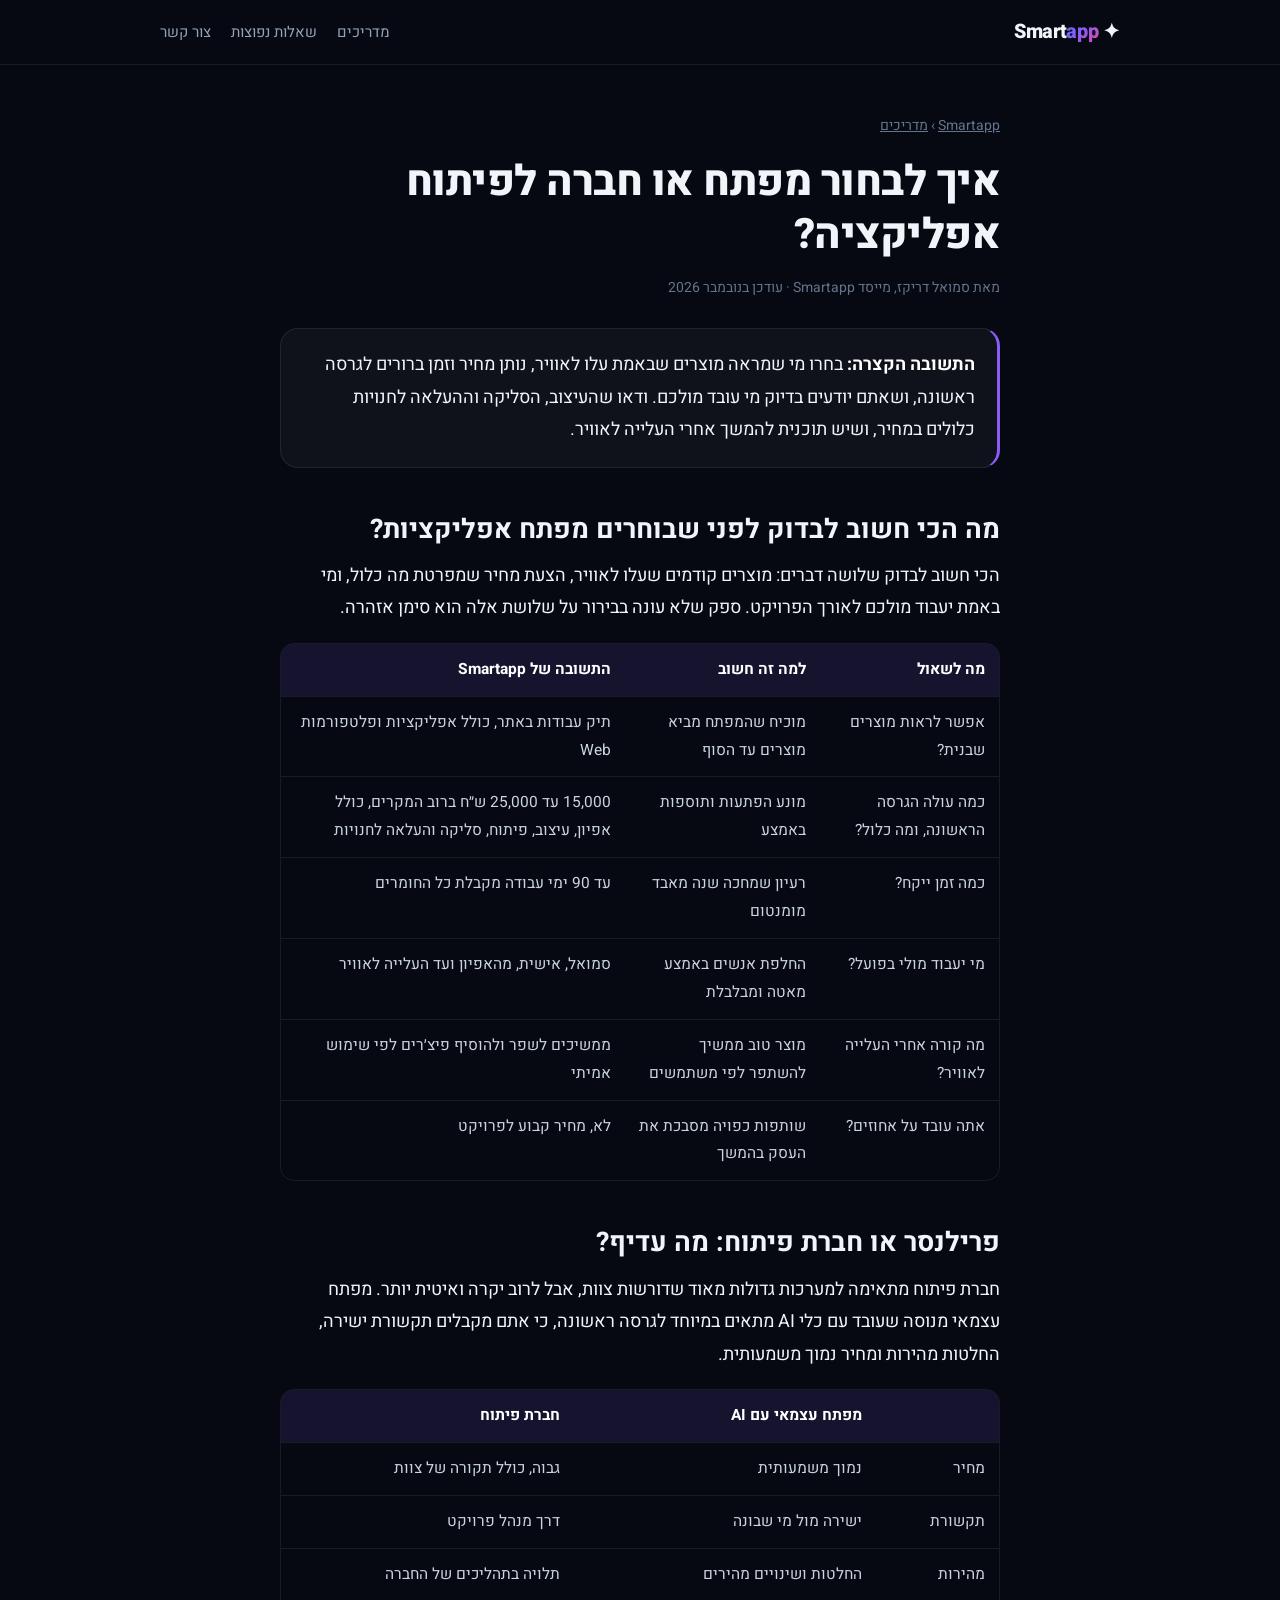
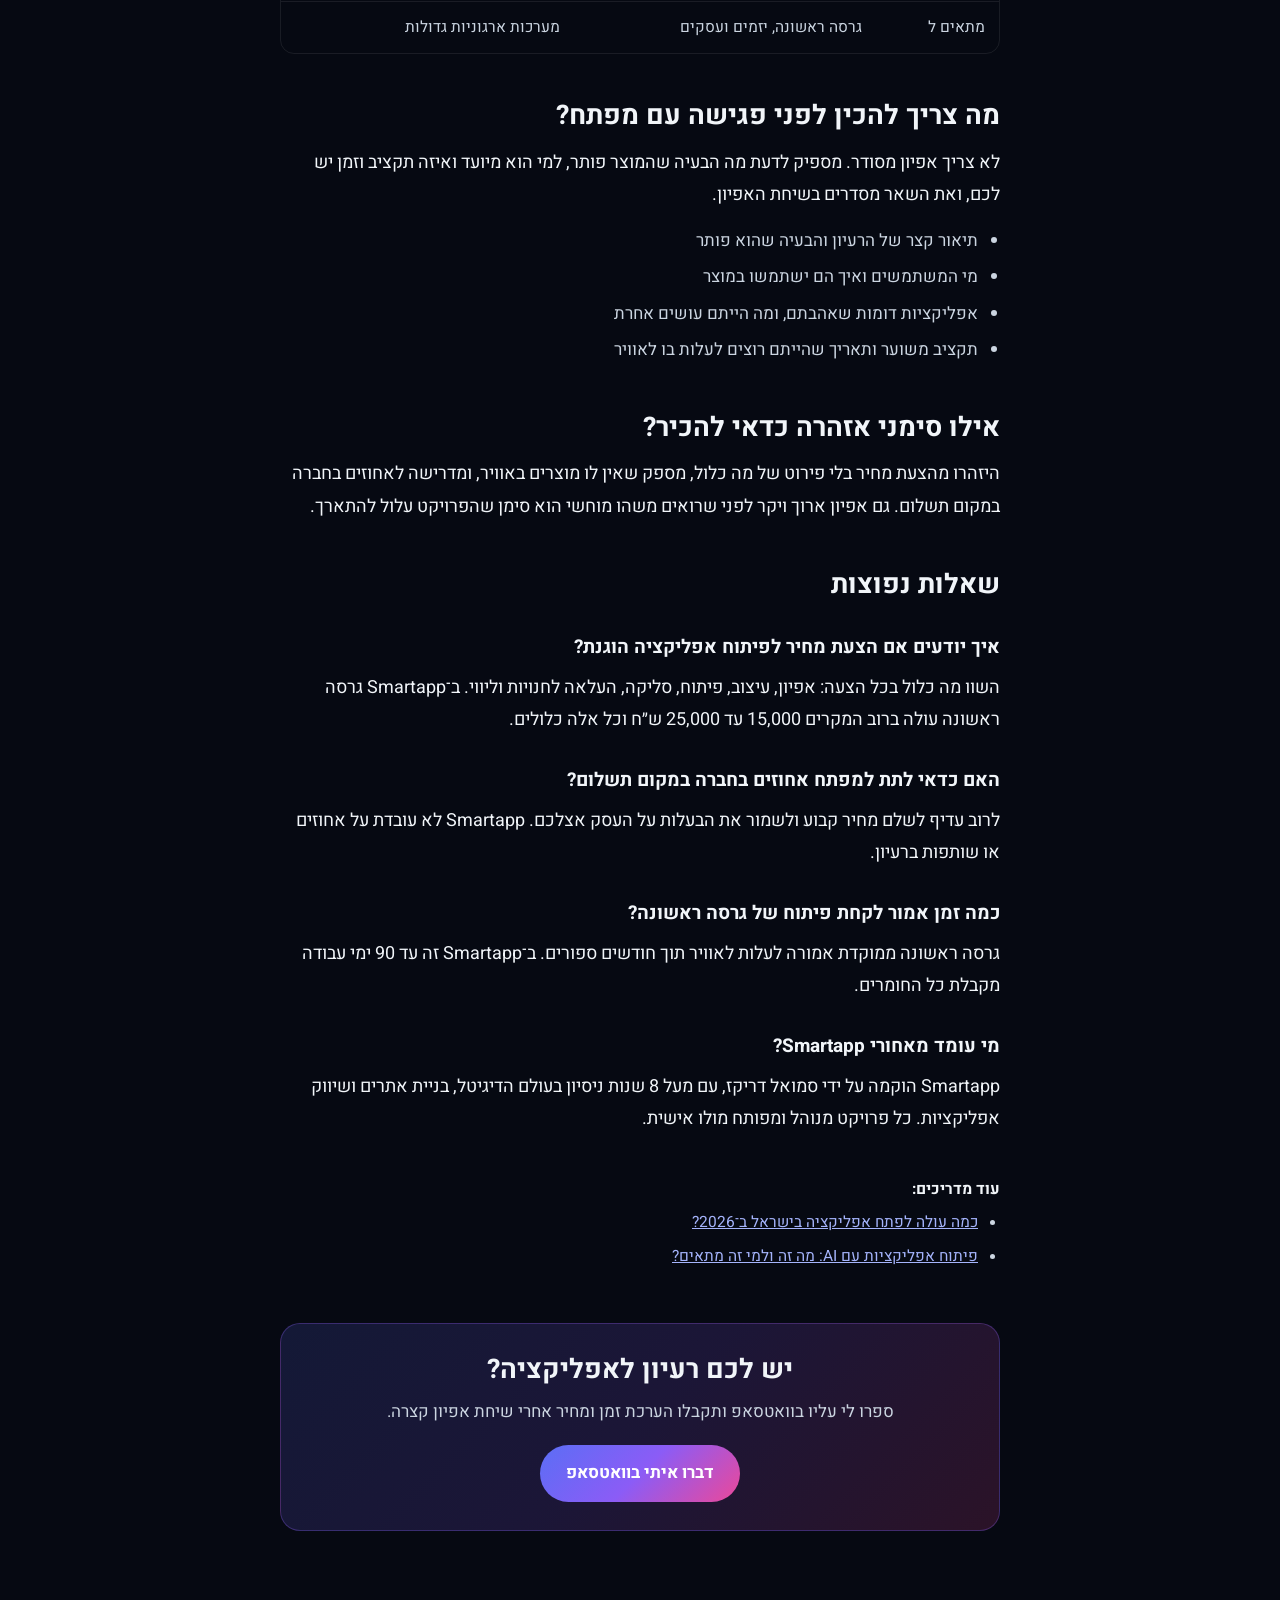
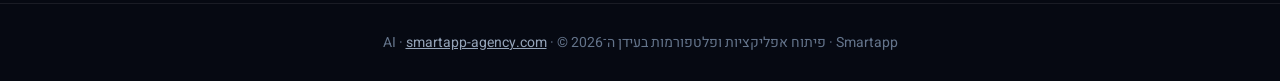
<file: guides/choose-app-developer.html>
<!DOCTYPE html>
<html lang="he" dir="rtl">
<head>
  <meta charset="UTF-8" />
  <meta name="viewport" content="width=device-width, initial-scale=1.0" />
  <title>איך לבחור מפתח או חברה לפיתוח אפליקציה? | Smartapp</title>
  <meta name="description" content="צ׳ק ליסט לבחירת מפתח או חברת פיתוח אפליקציות בישראל: מה לשאול לפני שחותמים, מה צריך להיות כלול בהצעת המחיר ואיך להימנע מהפתעות." />
  <link rel="canonical" href="https://smartapp-agency.com/guides/choose-app-developer" />
  <meta name="theme-color" content="#060912" />
  <meta property="og:type" content="article" />
  <meta property="og:title" content="איך לבחור מפתח או חברה לפיתוח אפליקציה?" />
  <meta property="og:description" content="צ׳ק ליסט לבחירת מפתח או חברת פיתוח אפליקציות בישראל: מה לשאול לפני שחותמים, מה צריך להיות כלול בהצעת המחיר ואיך להימנע מהפתעות." />
  <meta property="og:url" content="https://smartapp-agency.com/guides/choose-app-developer" />
  <meta property="og:image" content="https://smartapp-agency.com/assets/logo.png" />
  <meta property="og:locale" content="he_IL" />
  <meta property="og:site_name" content="Smartapp" />
  <link rel="icon" href="/assets/logo.png" />
  <link rel="preconnect" href="https://fonts.googleapis.com" />
  <link rel="preconnect" href="https://fonts.gstatic.com" crossorigin />
  <link href="https://fonts.googleapis.com/css2?family=Heebo:wght@400;700;800&display=swap" rel="stylesheet" />
  <link rel="stylesheet" href="/assets/guides-v1.css" />
  <script type="application/ld+json">
{
  "@context": "https://schema.org",
  "@graph": [
    {
      "@type": "Article",
      "@id": "https://smartapp-agency.com/guides/choose-app-developer#article",
      "headline": "איך לבחור מפתח או חברה לפיתוח אפליקציה?",
      "description": "צ׳ק ליסט לבחירת מפתח או חברת פיתוח אפליקציות בישראל: מה לשאול לפני שחותמים, מה צריך להיות כלול בהצעת המחיר ואיך להימנע מהפתעות.",
      "inLanguage": "he-IL",
      "datePublished": "2026-11-23",
      "dateModified": "2026-11-23",
      "mainEntityOfPage": "https://smartapp-agency.com/guides/choose-app-developer",
      "author": {
        "@type": "Person",
        "@id": "https://smartapp-agency.com/#samuel",
        "name": "סמואל דריקז",
        "url": "https://smartapp-agency.com/#about"
      },
      "publisher": {
        "@id": "https://smartapp-agency.com/#org"
      }
    },
    {
      "@type": "FAQPage",
      "@id": "https://smartapp-agency.com/guides/choose-app-developer#faq",
      "mainEntity": [
        {
          "@type": "Question",
          "name": "איך יודעים אם הצעת מחיר לפיתוח אפליקציה הוגנת?",
          "acceptedAnswer": {
            "@type": "Answer",
            "text": "השוו מה כלול בכל הצעה: אפיון, עיצוב, פיתוח, סליקה, העלאה לחנויות וליווי. ב־Smartapp גרסה ראשונה עולה ברוב המקרים 15,000 עד 25,000 ש״ח וכל אלה כלולים."
          }
        },
        {
          "@type": "Question",
          "name": "האם כדאי לתת למפתח אחוזים בחברה במקום תשלום?",
          "acceptedAnswer": {
            "@type": "Answer",
            "text": "לרוב עדיף לשלם מחיר קבוע ולשמור את הבעלות על העסק אצלכם. Smartapp לא עובדת על אחוזים או שותפות ברעיון."
          }
        },
        {
          "@type": "Question",
          "name": "כמה זמן אמור לקחת פיתוח של גרסה ראשונה?",
          "acceptedAnswer": {
            "@type": "Answer",
            "text": "גרסה ראשונה ממוקדת אמורה לעלות לאוויר תוך חודשים ספורים. ב־Smartapp זה עד 90 ימי עבודה מקבלת כל החומרים."
          }
        },
        {
          "@type": "Question",
          "name": "מי עומד מאחורי Smartapp?",
          "acceptedAnswer": {
            "@type": "Answer",
            "text": "Smartapp הוקמה על ידי סמואל דריקז, עם מעל 8 שנות ניסיון בעולם הדיגיטל, בניית אתרים ושיווק אפליקציות. כל פרויקט מנוהל ומפותח מולו אישית."
          }
        }
      ]
    },
    {
      "@type": "BreadcrumbList",
      "itemListElement": [
        {
          "@type": "ListItem",
          "position": 1,
          "name": "Smartapp",
          "item": "https://smartapp-agency.com/"
        },
        {
          "@type": "ListItem",
          "position": 2,
          "name": "מדריכים",
          "item": "https://smartapp-agency.com/guides"
        },
        {
          "@type": "ListItem",
          "position": 3,
          "name": "איך לבחור מפתח או חברה לפיתוח אפליקציה?",
          "item": "https://smartapp-agency.com/guides/choose-app-developer"
        }
      ]
    }
  ]
}
  </script>
</head>
<body>
  <header class="top">
    <div class="wrap">
      <a class="logo" href="/">✦ Smart<span>app</span></a>
      <nav aria-label="ניווט ראשי">
        <a href="/guides">מדריכים</a>
        <a class="hide-sm" href="/#faq">שאלות נפוצות</a>
        <a href="/#contact">צור קשר</a>
      </nav>
    </div>
  </header>
  <main>
    <article class="wrap">
      <div class="crumbs"><a href="/">Smartapp</a> › <a href="/guides">מדריכים</a></div>
      <h1>איך לבחור מפתח או חברה לפיתוח אפליקציה?</h1>
      <div class="meta">מאת סמואל דריקז, מייסד Smartapp · עודכן בנובמבר 2026</div>
      <div class="lead"><strong>התשובה הקצרה:</strong> בחרו מי שמראה מוצרים שבאמת עלו לאוויר, נותן מחיר וזמן ברורים לגרסה ראשונה, ושאתם יודעים בדיוק מי עובד מולכם. ודאו שהעיצוב, הסליקה וההעלאה לחנויות כלולים במחיר, ושיש תוכנית להמשך אחרי העלייה לאוויר.</div>

      <h2>מה הכי חשוב לבדוק לפני שבוחרים מפתח אפליקציות?</h2>
      <p class="answer">הכי חשוב לבדוק שלושה דברים: מוצרים קודמים שעלו לאוויר, הצעת מחיר שמפרטת מה כלול, ומי באמת יעבוד מולכם לאורך הפרויקט. ספק שלא עונה בבירור על שלושת אלה הוא סימן אזהרה.</p>
      <div class="table-scroll"><table><thead><tr><th>מה לשאול</th><th>למה זה חשוב</th><th>התשובה של Smartapp</th></tr></thead><tbody><tr><td>אפשר לראות מוצרים שבנית?</td><td>מוכיח שהמפתח מביא מוצרים עד הסוף</td><td>תיק עבודות באתר, כולל אפליקציות ופלטפורמות Web</td></tr><tr><td>כמה עולה הגרסה הראשונה, ומה כלול?</td><td>מונע הפתעות ותוספות באמצע</td><td>15,000 עד 25,000 ש״ח ברוב המקרים, כולל אפיון, עיצוב, פיתוח, סליקה והעלאה לחנויות</td></tr><tr><td>כמה זמן ייקח?</td><td>רעיון שמחכה שנה מאבד מומנטום</td><td>עד 90 ימי עבודה מקבלת כל החומרים</td></tr><tr><td>מי יעבוד מולי בפועל?</td><td>החלפת אנשים באמצע מאטה ומבלבלת</td><td>סמואל, אישית, מהאפיון ועד העלייה לאוויר</td></tr><tr><td>מה קורה אחרי העלייה לאוויר?</td><td>מוצר טוב ממשיך להשתפר לפי משתמשים</td><td>ממשיכים לשפר ולהוסיף פיצ׳רים לפי שימוש אמיתי</td></tr><tr><td>אתה עובד על אחוזים?</td><td>שותפות כפויה מסבכת את העסק בהמשך</td><td>לא, מחיר קבוע לפרויקט</td></tr></tbody></table></div>

      <h2>פרילנסר או חברת פיתוח: מה עדיף?</h2>
      <p class="answer">חברת פיתוח מתאימה למערכות גדולות מאוד שדורשות צוות, אבל לרוב יקרה ואיטית יותר. מפתח עצמאי מנוסה שעובד עם כלי AI מתאים במיוחד לגרסה ראשונה, כי אתם מקבלים תקשורת ישירה, החלטות מהירות ומחיר נמוך משמעותית.</p>
      <div class="table-scroll"><table><thead><tr><th></th><th>מפתח עצמאי עם AI</th><th>חברת פיתוח</th></tr></thead><tbody><tr><td>מחיר</td><td>נמוך משמעותית</td><td>גבוה, כולל תקורה של צוות</td></tr><tr><td>תקשורת</td><td>ישירה מול מי שבונה</td><td>דרך מנהל פרויקט</td></tr><tr><td>מהירות</td><td>החלטות ושינויים מהירים</td><td>תלויה בתהליכים של החברה</td></tr><tr><td>מתאים ל</td><td>גרסה ראשונה, יזמים ועסקים</td><td>מערכות ארגוניות גדולות</td></tr></tbody></table></div>

      <h2>מה צריך להכין לפני פגישה עם מפתח?</h2>
      <p class="answer">לא צריך אפיון מסודר. מספיק לדעת מה הבעיה שהמוצר פותר, למי הוא מיועד ואיזה תקציב וזמן יש לכם, ואת השאר מסדרים בשיחת האפיון.</p>
      <ul>
        <li>תיאור קצר של הרעיון והבעיה שהוא פותר</li>
        <li>מי המשתמשים ואיך הם ישתמשו במוצר</li>
        <li>אפליקציות דומות שאהבתם, ומה הייתם עושים אחרת</li>
        <li>תקציב משוער ותאריך שהייתם רוצים לעלות בו לאוויר</li>
      </ul>

      <h2>אילו סימני אזהרה כדאי להכיר?</h2>
      <p class="answer">היזהרו מהצעת מחיר בלי פירוט של מה כלול, מספק שאין לו מוצרים באוויר, ומדרישה לאחוזים בחברה במקום תשלום. גם אפיון ארוך ויקר לפני שרואים משהו מוחשי הוא סימן שהפרויקט עלול להתארך.</p>

      <h2>שאלות נפוצות</h2>
<h3>איך יודעים אם הצעת מחיר לפיתוח אפליקציה הוגנת?</h3>
<p class="answer">השוו מה כלול בכל הצעה: אפיון, עיצוב, פיתוח, סליקה, העלאה לחנויות וליווי. ב־Smartapp גרסה ראשונה עולה ברוב המקרים 15,000 עד 25,000 ש״ח וכל אלה כלולים.</p>
<h3>האם כדאי לתת למפתח אחוזים בחברה במקום תשלום?</h3>
<p class="answer">לרוב עדיף לשלם מחיר קבוע ולשמור את הבעלות על העסק אצלכם. Smartapp לא עובדת על אחוזים או שותפות ברעיון.</p>
<h3>כמה זמן אמור לקחת פיתוח של גרסה ראשונה?</h3>
<p class="answer">גרסה ראשונה ממוקדת אמורה לעלות לאוויר תוך חודשים ספורים. ב־Smartapp זה עד 90 ימי עבודה מקבלת כל החומרים.</p>
<h3>מי עומד מאחורי Smartapp?</h3>
<p class="answer">Smartapp הוקמה על ידי סמואל דריקז, עם מעל 8 שנות ניסיון בעולם הדיגיטל, בניית אתרים ושיווק אפליקציות. כל פרויקט מנוהל ומפותח מולו אישית.</p>

      <div class="related"><strong>עוד מדריכים:</strong><ul><li><a href="/guides/app-development-cost">כמה עולה לפתח אפליקציה בישראל ב־2026?</a></li><li><a href="/guides/ai-app-development">פיתוח אפליקציות עם AI: מה זה ולמי זה מתאים?</a></li></ul></div>
      <div class="cta">
        <h2>יש לכם רעיון לאפליקציה?</h2>
        <p>ספרו לי עליו בוואטסאפ ותקבלו הערכת זמן ומחיר אחרי שיחת אפיון קצרה.</p>
        <a class="btn" href="https://wa.me/972543368543" target="_blank" rel="noopener">דברו איתי בוואטסאפ</a>
      </div>
    </article>
  </main>
  <footer>
    <div class="wrap">Smartapp · פיתוח אפליקציות ופלטפורמות בעידן ה־AI · <a href="/">smartapp-agency.com</a> · © 2026</div>
  </footer>
</body>
</html>
</file>
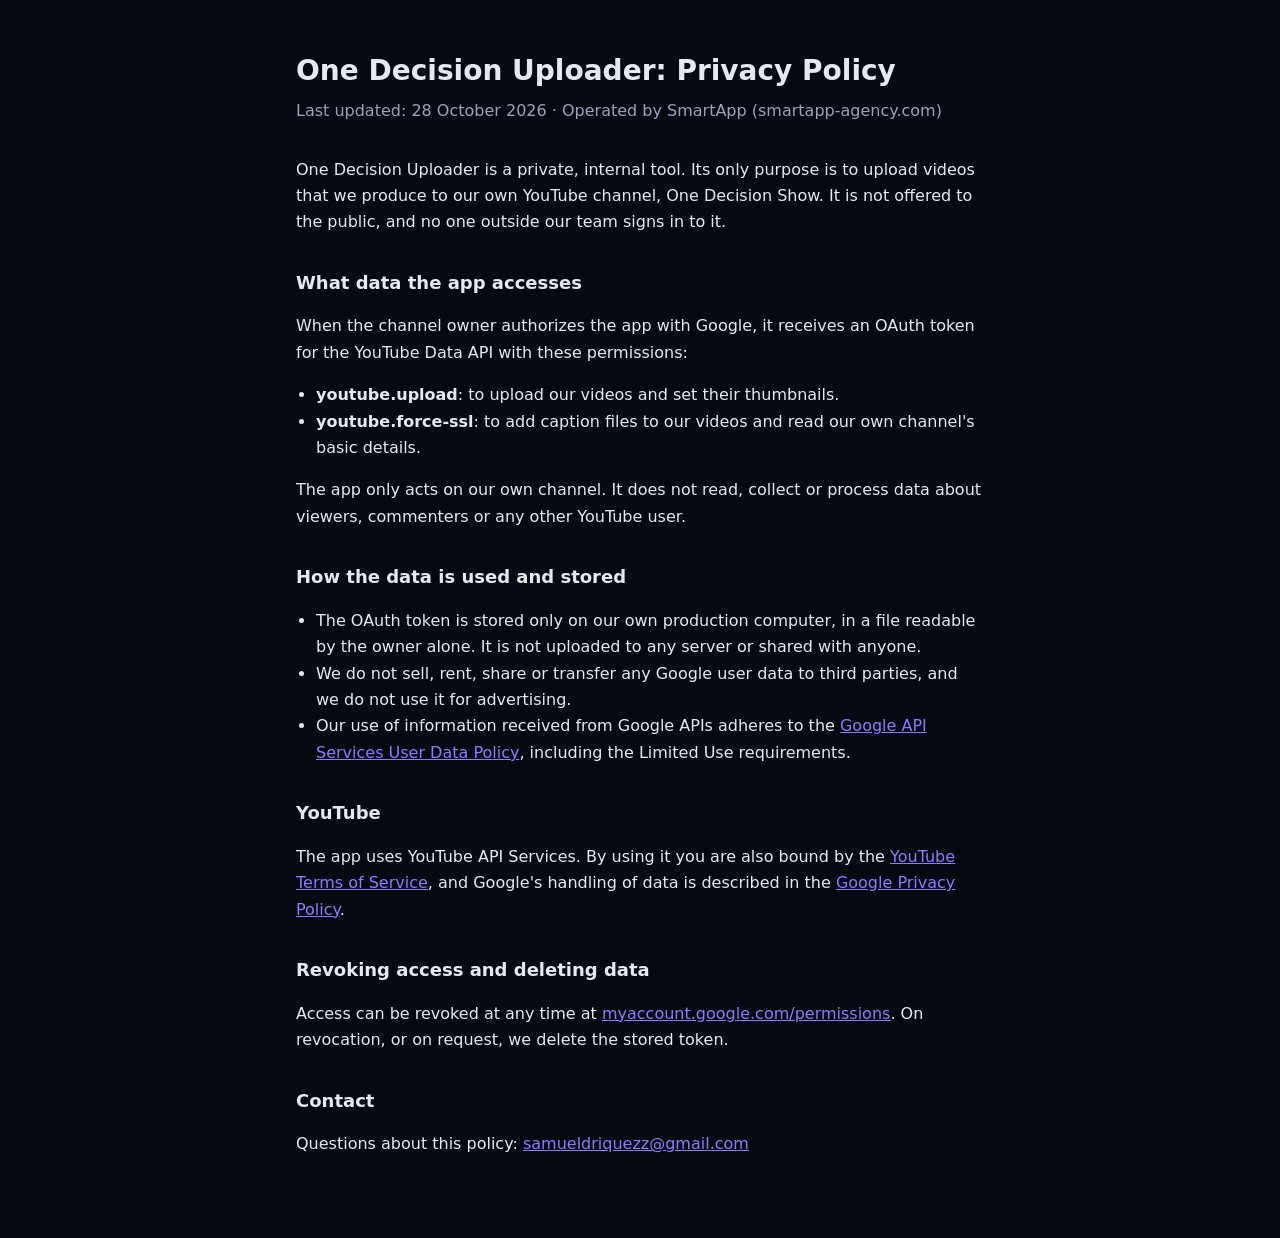
<file: one-decision/privacy.html>
<!DOCTYPE html>
<html lang="en">
<head>
  <meta charset="UTF-8" />
  <meta name="viewport" content="width=device-width, initial-scale=1.0" />
  <meta name="robots" content="noindex" />
  <meta name="theme-color" content="#060912" />
  <title>One Decision Uploader · Privacy Policy</title>
  <style>
    :root { --bg: #060912; --text: #e6e9f2; --muted: #9aa3b8; --accent: #8b7bff; }
    * { box-sizing: border-box; }
    body { margin: 0; background: var(--bg); color: var(--text); font: 16px/1.65 system-ui, -apple-system, "Segoe UI", sans-serif; }
    main { max-width: 720px; margin: 0 auto; padding: 48px 16px 64px; }
    h1 { font-size: 28px; margin: 0 0 4px; }
    h2 { font-size: 18px; margin: 32px 0 8px; }
    p, li { color: var(--text); }
    .meta { color: var(--muted); margin: 0 0 32px; }
    a { color: var(--accent); }
    ul { padding-left: 20px; }
  </style>
</head>
<body>
<main>
  <h1>One Decision Uploader: Privacy Policy</h1>
  <p class="meta">Last updated: 28 October 2026 · Operated by SmartApp (smartapp-agency.com)</p>

  <p>One Decision Uploader is a private, internal tool. Its only purpose is to upload videos that we produce to our own YouTube channel, One Decision Show. It is not offered to the public, and no one outside our team signs in to it.</p>

  <h2>What data the app accesses</h2>
  <p>When the channel owner authorizes the app with Google, it receives an OAuth token for the YouTube Data API with these permissions:</p>
  <ul>
    <li><strong>youtube.upload</strong>: to upload our videos and set their thumbnails.</li>
    <li><strong>youtube.force-ssl</strong>: to add caption files to our videos and read our own channel's basic details.</li>
  </ul>
  <p>The app only acts on our own channel. It does not read, collect or process data about viewers, commenters or any other YouTube user.</p>

  <h2>How the data is used and stored</h2>
  <ul>
    <li>The OAuth token is stored only on our own production computer, in a file readable by the owner alone. It is not uploaded to any server or shared with anyone.</li>
    <li>We do not sell, rent, share or transfer any Google user data to third parties, and we do not use it for advertising.</li>
    <li>Our use of information received from Google APIs adheres to the <a href="https://developers.google.com/terms/api-services-user-data-policy">Google API Services User Data Policy</a>, including the Limited Use requirements.</li>
  </ul>

  <h2>YouTube</h2>
  <p>The app uses YouTube API Services. By using it you are also bound by the <a href="https://www.youtube.com/t/terms">YouTube Terms of Service</a>, and Google's handling of data is described in the <a href="https://policies.google.com/privacy">Google Privacy Policy</a>.</p>

  <h2>Revoking access and deleting data</h2>
  <p>Access can be revoked at any time at <a href="https://myaccount.google.com/permissions">myaccount.google.com/permissions</a>. On revocation, or on request, we delete the stored token.</p>

  <h2>Contact</h2>
  <p>Questions about this policy: <a href="mailto:samueldriquezz@gmail.com">samueldriquezz@gmail.com</a></p>
</main>
</body>
</html>
</file>
<file: assets/guides-v1.css>
*, *::before, *::after { box-sizing: border-box; margin: 0; padding: 0; }
:root {
  --bg: #060912;
  --card: rgba(255, 255, 255, 0.04);
  --a1: #5B6EF5; --a2: #8B5CF6; --a3: #EC4899;
  --gradient: linear-gradient(135deg, #5B6EF5, #8B5CF6, #EC4899);
  --text: #F1F5F9; --muted: #94A3B8; --dim: #64748B;
  --border: rgba(255, 255, 255, 0.08);
}
html { -webkit-text-size-adjust: 100%; }
body {
  font-family: "Heebo", -apple-system, BlinkMacSystemFont, "Segoe UI", sans-serif;
  background: var(--bg); color: var(--text);
  font-size: 17px; line-height: 1.8; -webkit-font-smoothing: antialiased;
}
a { color: #A5B4FC; }
a:hover { color: #fff; }
.wrap { max-width: 760px; margin: 0 auto; padding: 0 20px; }

.top { border-bottom: 1px solid var(--border); }
.top .wrap { display: flex; align-items: center; justify-content: space-between; height: 64px; max-width: 1000px; }
.logo { color: var(--text); text-decoration: none; font-weight: 800; font-size: 20px; letter-spacing: -0.3px; }
.logo span { background: var(--gradient); -webkit-background-clip: text; background-clip: text; color: transparent; }
.top nav { display: flex; gap: 20px; font-size: 15px; }
.top nav a { color: var(--muted); text-decoration: none; }
.top nav a:hover { color: var(--text); }

main { padding: 48px 0 72px; }
.crumbs { font-size: 14px; color: var(--dim); margin-bottom: 18px; }
.crumbs a { color: var(--dim); }
h1 { font-size: clamp(30px, 5vw, 42px); line-height: 1.25; font-weight: 800; letter-spacing: -0.5px; margin-bottom: 14px; }
.meta { color: var(--dim); font-size: 14px; margin-bottom: 28px; }
.lead {
  background: var(--card); border: 1px solid var(--border); border-radius: 18px;
  padding: 20px 22px; font-size: 18px; margin-bottom: 36px;
  border-inline-start: 3px solid var(--a2);
}
.lead strong { color: #fff; }
h2 { font-size: clamp(22px, 3.4vw, 27px); line-height: 1.35; font-weight: 700; margin: 44px 0 12px; }
h3 { font-size: 19px; font-weight: 700; margin: 26px 0 8px; }
p { color: #CBD5E1; margin-bottom: 14px; }
p.answer { color: var(--text); font-size: 18px; }
ul, ol { color: #CBD5E1; padding-inline-start: 22px; margin-bottom: 14px; }
li { margin-bottom: 6px; }
strong { color: var(--text); }

.table-scroll { overflow-x: auto; margin: 18px 0 22px; border: 1px solid var(--border); border-radius: 14px; }
table { width: 100%; border-collapse: collapse; font-size: 15.5px; min-width: 520px; }
th, td { text-align: start; padding: 12px 14px; border-bottom: 1px solid var(--border); vertical-align: top; }
th { background: rgba(139, 92, 246, 0.12); font-weight: 700; color: #fff; }
tr:last-child td { border-bottom: 0; }
td { color: #CBD5E1; }

.cta {
  margin-top: 52px; padding: 28px 24px; border-radius: 20px; text-align: center;
  background: linear-gradient(135deg, rgba(91,110,245,0.16), rgba(139,92,246,0.16), rgba(236,72,153,0.16));
  border: 1px solid rgba(139, 92, 246, 0.3);
}
.cta h2 { margin: 0 0 8px; }
.cta p { margin-bottom: 18px; }
.btn {
  display: inline-block; background: var(--gradient); color: #fff; text-decoration: none;
  font-weight: 700; padding: 13px 26px; border-radius: 100px;
}
.btn:hover { color: #fff; filter: brightness(1.1); }

.cards { display: grid; gap: 14px; margin-top: 28px; }
.card {
  display: block; text-decoration: none; background: var(--card); border: 1px solid var(--border);
  border-radius: 18px; padding: 20px 22px; color: var(--text);
}
.card:hover { border-color: rgba(139, 92, 246, 0.45); color: var(--text); }
.card h2 { font-size: 20px; margin: 0 0 6px; }
.card p { margin: 0; font-size: 15.5px; }

.related { margin-top: 40px; font-size: 15.5px; }
.related ul { margin-top: 6px; }

footer { border-top: 1px solid var(--border); padding: 26px 0; color: var(--dim); font-size: 14px; text-align: center; }
footer a { color: var(--muted); }

@media (max-width: 560px) {
  .top nav a.hide-sm { display: none; }
  main { padding-top: 32px; }
  table { min-width: 0; font-size: 14px; }
  th, td { padding: 10px 9px; }
}
</file>
